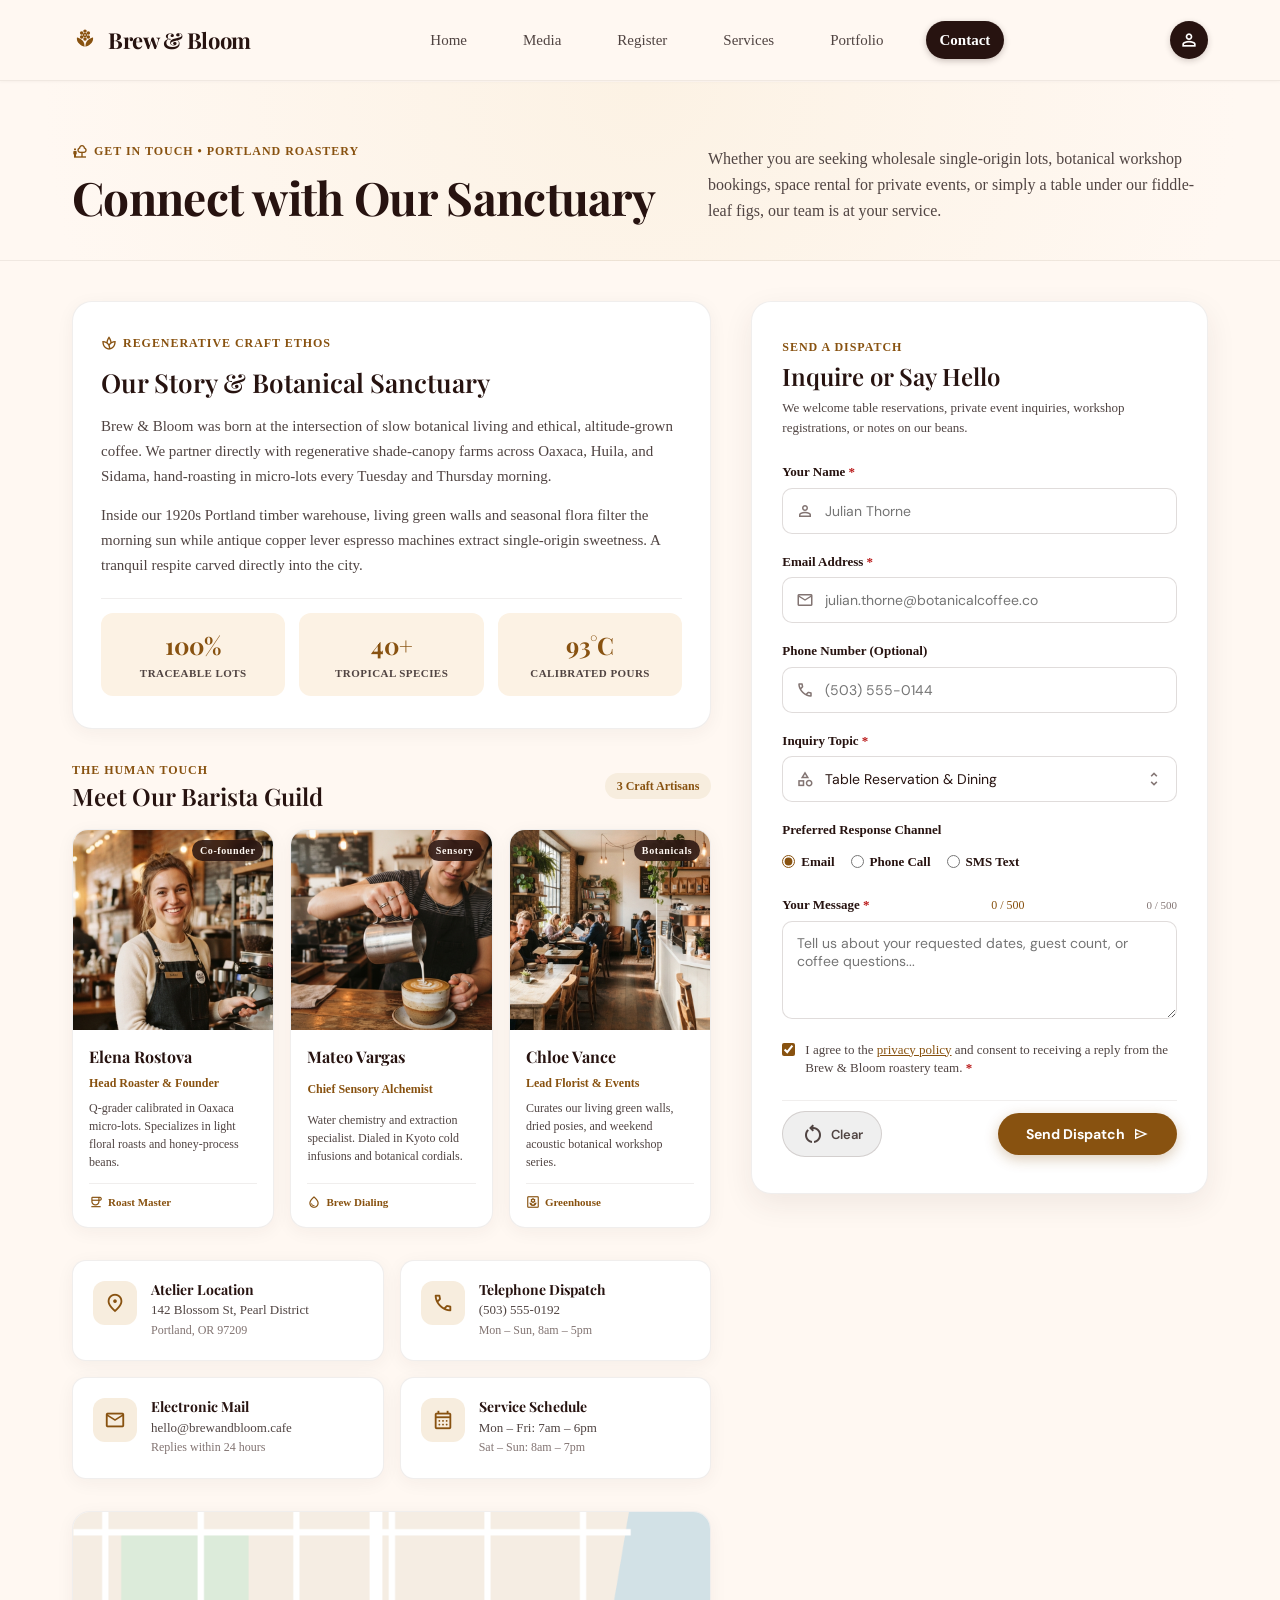
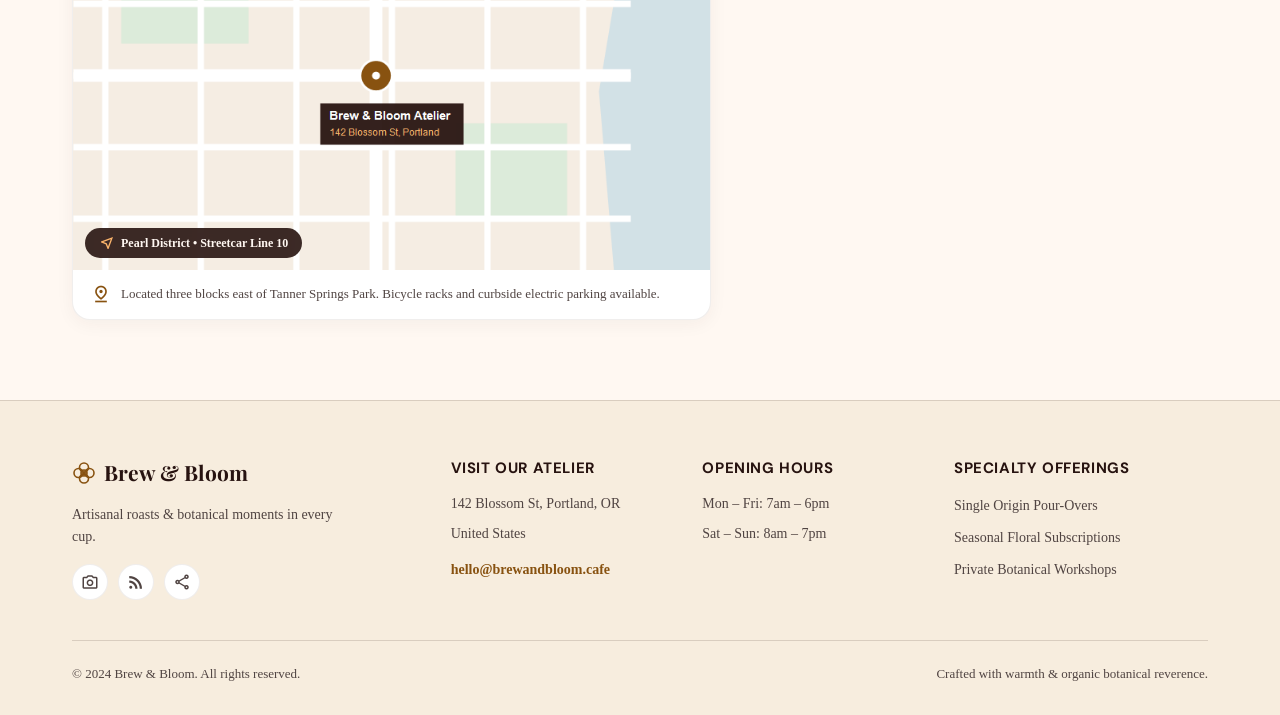
<file: App/contact/contact.html>
<!DOCTYPE html>
<html lang="en">

<head>
  <meta charset="utf-8">
  <meta name="viewport" content="width=device-width, initial-scale=1.0">
  <meta name="description"
    content="Contact Brew &amp; Bloom botanical coffee sanctuary in Portland. Visit our atelier, message our barista team, book space rentals, or inquire about wholesale beans.">
  <title>Contact &amp; Atelier — Brew &amp; Bloom</title>

  <link rel="preconnect" href="https://fonts.googleapis.com">
  <link rel="preconnect" href="https://fonts.gstatic.com" crossorigin>
  <link
    href="https://fonts.googleapis.com/css2?family=DM+Sans:ital,wght@0,400;0,500;0,600;0,700;1,400&family=Playfair+Display:ital,wght@0,600;0,700;1,400;1,600&display=swap"
    rel="stylesheet">
  <link
    href="https://fonts.googleapis.com/css2?family=Material+Symbols+Outlined:opsz,wght,FILL,GRAD@20..48,100..700,0..1,-50..200"
    rel="stylesheet">

  <link rel="stylesheet" href="contact.css">
</head>

<body>

    <header id="site-header">
    <div class="site-container">
      <div class="header-inner">

        <a class="brand-logo" href="../home/home.html" aria-label="Brew &amp; Bloom Home">
          <svg class="brand-icon" viewBox="0 0 24 24" fill="currentColor">
            <circle cx="12" cy="3.8" r="1.6"></circle>
            <circle cx="15.1" cy="5.6" r="1.6"></circle>
            <circle cx="15.1" cy="9.2" r="1.6"></circle>
            <circle cx="12" cy="11" r="1.6"></circle>
            <circle cx="8.9" cy="9.2" r="1.6"></circle>
            <circle cx="8.9" cy="5.6" r="1.6"></circle>
            <circle cx="12" cy="7.4" r="1.4" fill="none" stroke="currentColor" stroke-width="1.3"></circle>
            <path d="M11.6 18.2C11.6 18.2 8.2 17.4 5.8 14.5C4.1 12.5 4.6 9.8 4.6 9.8C4.6 9.8 7.3 10.2 9.9 12.7C11.1 14 11.6 15.9 11.6 18.2Z"></path>
            <path d="M12.4 18.2C12.4 18.2 15.8 17.4 18.2 14.5C19.9 12.5 19.4 9.8 19.4 9.8C19.4 9.8 16.7 10.2 14.1 12.7C12.9 14 12.4 15.9 12.4 18.2Z"></path>
          </svg>
          <span class="brand-name">Brew &amp; Bloom</span>
        </a>

        <nav class="desktop-nav" aria-label="Main Navigation">
          <a class="nav-link" href="../home/home.html">Home</a>
          <a class="nav-link" href="../media/media.html">Media</a>
          <a class="nav-link" href="../register/register.html">Register</a>
          <a class="nav-link" href="../services/services.html">Services</a>
          <a class="nav-link" href="../portfolio/portfolio.html">Portfolio</a>
          <a class="nav-link active" aria-current="page" href="../contact/contact.html">Contact</a>
        </nav>

        <div class="header-actions">
          <button class="account-btn" type="button" aria-label="User account">
            <span class="material-symbols-outlined">person</span>
          </button>
        </div>
      </div>
    </div>

    <nav class="mobile-nav-strip" aria-label="Mobile Navigation">
      <a class="nav-link" href="../home/home.html">Home</a>
      <a class="nav-link" href="../media/media.html">Media</a>
      <a class="nav-link" href="../register/register.html">Register</a>
      <a class="nav-link" href="../services/services.html">Services</a>
      <a class="nav-link" href="../portfolio/portfolio.html">Portfolio</a>
      <a class="nav-link active" aria-current="page" href="../contact/contact.html">Contact</a>
    </nav>
  </header>

  <main id="main-content">

    <section id="contact-intro">
      <div class="site-container">
        <div class="intro-grid">
          <div class="intro-title-col">
            <div class="intro-pill">
              <span class="material-symbols-outlined">nature_people</span>
              <span>Get In Touch • Portland Roastery</span>
            </div>
            <h1 class="intro-heading">Connect with Our Sanctuary</h1>
          </div>
          <div class="intro-desc-col">
            <p class="intro-lead">
              Whether you are seeking wholesale single-origin lots, botanical workshop bookings, space rental for private
              events, or simply a table under our fiddle-leaf figs, our team is at your service.
            </p>
          </div>
        </div>
      </div>
    </section>

    <section id="contact-split-section">
      <div class="site-container">
        <div class="split-layout">

          <div class="left-content-col">

            <article class="story-sanctuary-card">
              <div class="eyebrow-tag">
                <span class="material-symbols-outlined">spa</span>
                <span>Regenerative Craft Ethos</span>
              </div>
              <h2 class="card-heading">Our Story &amp; Botanical Sanctuary</h2>
              <p class="card-body-p">
                Brew &amp; Bloom was born at the intersection of slow botanical living and ethical, altitude-grown coffee.
                We partner directly with regenerative shade-canopy farms across Oaxaca, Huila, and Sidama, hand-roasting
                in micro-lots every Tuesday and Thursday morning.
              </p>
              <p class="card-body-p">
                Inside our 1920s Portland timber warehouse, living green walls and seasonal flora filter the morning sun
                while antique copper lever espresso machines extract single-origin sweetness. A tranquil respite carved
                directly into the city.
              </p>

              <div class="ethos-stats-grid">
                <div class="stat-box">
                  <span class="stat-number">100%</span>
                  <span class="stat-label">Traceable Lots</span>
                </div>
                <div class="stat-box">
                  <span class="stat-number">40+</span>
                  <span class="stat-label">Tropical Species</span>
                </div>
                <div class="stat-box">
                  <span class="stat-number">93°C</span>
                  <span class="stat-label">Calibrated Pours</span>
                </div>
              </div>
            </article>

            <div class="team-section">
              <div class="team-header-row">
                <div>
                  <span class="section-tag">The Human Touch</span>
                  <h3 class="team-title">Meet Our Barista Guild</h3>
                </div>
                <span class="team-badge">3 Craft Artisans</span>
              </div>

              <div class="team-cards-row">

                <article class="barista-card">
                  <div class="barista-photo-frame">
                    <img src="../../assets/images/team-elena.png" alt="Elena Rostova smiling in roastery apron">
                    <span class="barista-role-badge">Co-founder</span>
                  </div>
                  <div class="barista-info">
                    <h4 class="barista-name">Elena Rostova</h4>
                    <p class="barista-title">Head Roaster &amp; Founder</p>
                    <p class="barista-bio">
                      Q-grader calibrated in Oaxaca micro-lots. Specializes in light floral roasts and honey-process beans.
                    </p>
                    <div class="barista-social">
                      <span class="material-symbols-outlined">coffee</span>
                      <span>Roast Master</span>
                    </div>
                  </div>
                </article>

                <article class="barista-card">
                  <div class="barista-photo-frame">
                    <img src="../../assets/images/team-mateo.png" alt="Mateo Vargas pouring latte art">
                    <span class="barista-role-badge">Sensory</span>
                  </div>
                  <div class="barista-info">
                    <h4 class="barista-name">Mateo Vargas</h4>
                    <p class="barista-title">Chief Sensory Alchemist</p>
                    <p class="barista-bio">
                      Water chemistry and extraction specialist. Dialed in Kyoto cold infusions and botanical cordials.
                    </p>
                    <div class="barista-social">
                      <span class="material-symbols-outlined">water_drop</span>
                      <span>Brew Dialing</span>
                    </div>
                  </div>
                </article>

                <article class="barista-card">
                  <div class="barista-photo-frame">
                    <img src="../../assets/images/team-chloe.png" alt="Chloe Vance with botanical plants">
                    <span class="barista-role-badge">Botanicals</span>
                  </div>
                  <div class="barista-info">
                    <h4 class="barista-name">Chloe Vance</h4>
                    <p class="barista-title">Lead Florist &amp; Events</p>
                    <p class="barista-bio">
                      Curates our living green walls, dried posies, and weekend acoustic botanical workshop series.
                    </p>
                    <div class="barista-social">
                      <span class="material-symbols-outlined">yard</span>
                      <span>Greenhouse</span>
                    </div>
                  </div>
                </article>

              </div>
            </div>

            <div class="contact-info-grid">
              <div class="info-card">
                <div class="info-icon-badge">
                  <span class="material-symbols-outlined">location_on</span>
                </div>
                <div>
                  <h4 class="info-title">Atelier Location</h4>
                  <p class="info-text">142 Blossom St, Pearl District</p>
                  <p class="info-sub">Portland, OR 97209</p>
                </div>
              </div>

              <div class="info-card">
                <div class="info-icon-badge">
                  <span class="material-symbols-outlined">call</span>
                </div>
                <div>
                  <h4 class="info-title">Telephone Dispatch</h4>
                  <p class="info-text">(503) 555-0192</p>
                  <p class="info-sub">Mon – Sun, 8am – 5pm</p>
                </div>
              </div>

              <div class="info-card">
                <div class="info-icon-badge">
                  <span class="material-symbols-outlined">mail</span>
                </div>
                <div>
                  <h4 class="info-title">Electronic Mail</h4>
                  <p class="info-text">hello@brewandbloom.cafe</p>
                  <p class="info-sub">Replies within 24 hours</p>
                </div>
              </div>

              <div class="info-card">
                <div class="info-icon-badge">
                  <span class="material-symbols-outlined">calendar_month</span>
                </div>
                <div>
                  <h4 class="info-title">Service Schedule</h4>
                  <p class="info-text">Mon – Fri: 7am – 6pm</p>
                  <p class="info-sub">Sat – Sun: 8am – 7pm</p>
                </div>
              </div>
            </div>

            <div class="map-card">
              <div class="map-frame">
                <img src="../../assets/images/contact-map.png"
                  alt="Architectural street map of Portland Pearl District with Brew &amp; Bloom cafe pin marker">
                <div class="map-overlay-badge">
                  <span class="material-symbols-outlined">near_me</span>
                  <span>Pearl District • Streetcar Line 10</span>
                </div>
              </div>
              <div class="map-caption">
                <span class="material-symbols-outlined icon-pin">pin_drop</span>
                <p>Located three blocks east of Tanner Springs Park. Bicycle racks and curbside electric parking available.</p>
              </div>
            </div>

          </div>

          <div class="right-form-col">
            <div class="form-wrapper-card">

              <div class="form-header">
                <span class="form-eyebrow">Send a Dispatch</span>
                <h2 class="form-title">Inquire or Say Hello</h2>
                <p class="form-subtitle">
                  We welcome table reservations, private event inquiries, workshop registrations, or notes on our beans.
                </p>
              </div>

              <form id="contactForm" novalidate>
                <div id="contactErrorAlert" style="display: none; margin-bottom: 16px; padding: 12px 16px; background-color: rgba(239, 68, 68, 0.12); border: 1px solid #ef4444; border-radius: 12px; color: #b91c1c; font-size: 14px; font-weight: 600;"></div>

                <div class="form-group">
                  <label for="contactName">Your Name <span class="required-star">*</span></label>
                  <div class="input-wrapper">
                    <span class="material-symbols-outlined input-icon">person</span>
                    <input class="input-field" id="contactName" name="name" type="text" placeholder="Julian Thorne" required>
                  </div>
                </div>

                <div class="form-group">
                  <div class="label-row">
                    <label for="contactEmail">Email Address <span class="required-star">*</span></label>
                    <span class="validation-status-pill" id="emailStatusPill" style="display: none;">Format Check</span>
                  </div>
                  <div class="input-wrapper">
                    <span class="material-symbols-outlined input-icon">mail</span>
                    <input class="input-field" id="contactEmail" name="email" type="email" placeholder="julian.thorne@botanicalcoffee.co" required>
                    <span class="material-symbols-outlined check-icon" id="emailCheckIcon" style="display: none;">check_circle</span>
                  </div>
                  <p class="field-feedback-text text-valid" id="emailFeedback" style="display: none;">
                    <span class="material-symbols-outlined">check</span>
                    <span>Valid email format ready for dispatch</span>
                  </p>
                </div>

                <div class="form-group">
                  <label for="contactPhone">Phone Number (Optional)</label>
                  <div class="input-wrapper">
                    <span class="material-symbols-outlined input-icon">phone</span>
                    <input class="input-field" id="contactPhone" name="phone" type="tel" placeholder="(503) 555-0144">
                  </div>
                </div>

                <div class="form-group">
                  <label for="contactSubject">Inquiry Topic <span class="required-star">*</span></label>
                  <div class="select-wrapper">
                    <span class="material-symbols-outlined input-icon">category</span>
                    <select class="select-field" id="contactSubject" name="subject" required>
                      <option value="" disabled>Select an inquiry category</option>
                      <option selected value="table">Table Reservation &amp; Dining</option>
                      <option value="events">Private Event / Greenhouse Space Rental</option>
                      <option value="workshops">Barista Workshop &amp; Cupping Sessions</option>
                      <option value="wholesale">Wholesale Roasting &amp; Bean Dispensary</option>
                      <option value="general">General Note &amp; Feedback</option>
                    </select>
                    <span class="material-symbols-outlined select-arrow">unfold_more</span>
                  </div>
                </div>

                <div class="form-group">
                  <span class="field-label-text">Preferred Response Channel</span>
                  <div class="radio-row">
                    <label class="radio-label">
                      <input type="radio" name="replyMethod" value="email" checked>
                      <span>Email</span>
                    </label>
                    <label class="radio-label">
                      <input type="radio" name="replyMethod" value="phone">
                      <span>Phone Call</span>
                    </label>
                    <label class="radio-label">
                      <input type="radio" name="replyMethod" value="sms">
                      <span>SMS Text</span>
                    </label>
                  </div>
                </div>

                <div class="form-group">
                  <div class="label-row">
                    <label for="contactMessage">Your Message <span class="required-star">*</span></label>
                    <span id="messageCharCount" style="font-size: 12px; color: #885210;">0 / 500</span>
                    <span class="char-count" id="charCount">0 / 500</span>
                  </div>
                  <textarea class="textarea-field" id="contactMessage" name="message" rows="4" maxlength="500" placeholder="Tell us about your requested dates, guest count, or coffee questions..." required></textarea>
                </div>

                <div class="consent-group">
                  <label class="checkbox-label">
                    <input type="checkbox" id="contactConsent" name="consent" required checked>
                    <span>
                      I agree to the <a href="#">privacy policy</a> and consent to receiving a reply from the Brew &amp; Bloom
                      roastery team. <span class="required-star">*</span>
                    </span>
                  </label>
                </div>

                <div class="form-actions-row">
                  <button class="btn-clear" type="reset">
                    <span class="material-symbols-outlined">restart_alt</span>
                    <span>Clear</span>
                  </button>
                  <button class="btn-submit" type="submit">
                    <span>Send Dispatch</span>
                    <span class="material-symbols-outlined">send</span>
                  </button>
                </div>

              </form>

              <div class="success-alert-card hidden" id="formSuccessAlert">
                <div class="alert-icon">
                  <span class="material-symbols-outlined">mark_email_read</span>
                </div>
                <div class="alert-text">
                  <h4>Dispatch Received with Warmth!</h4>
                  <p>Our barista team has logged your inquiry. Elena or Mateo will get back to you within 24 hours.</p>
                </div>
              </div>

            </div>
          </div>

        </div>
      </div>
    </section>

  </main>

  <footer id="site-footer">
    <div class="site-container">
      <div class="footer-top-grid">

        <div class="footer-col footer-col-brand">
          <div class="footer-logo-row">
            <svg fill="none" stroke="currentColor" stroke-linecap="round" stroke-linejoin="round" stroke-width="1.6"
              viewBox="0 0 24 24">
              <circle cx="12" cy="12" r="3"></circle>
              <path d="M12 2a4.5 4.5 0 0 0-4.5 4.5c0 3 4.5 5.5 4.5 5.5s4.5-2.5 4.5-5.5A4.5 4.5 0 0 0 12 2z"></path>
              <path d="M12 22a4.5 4.5 0 0 1-4.5-4.5c0-3 4.5-5.5 4.5-5.5s4.5 2.5 4.5 5.5A4.5 4.5 0 0 1 12 22z"></path>
              <path d="M2 12a4.5 4.5 0 0 0 4.5 4.5c3 0 5.5-4.5 5.5-4.5s-2.5-4.5-5.5-4.5A4.5 4.5 0 0 0 2 12z"></path>
              <path d="M22 12a4.5 4.5 0 0 1-4.5 4.5c-3 0-5.5-4.5-5.5-4.5s2.5-4.5 5.5-4.5A4.5 4.5 0 0 1 22 12z"></path>
            </svg>
            <span class="footer-brand-name">Brew &amp; Bloom</span>
          </div>
          <p class="footer-brand-desc">
            Artisanal roasts &amp; botanical moments in every cup.
          </p>
          <div class="footer-social-row">
            <a href="#" class="social-icon" aria-label="Instagram">
              <span class="material-symbols-outlined">photo_camera</span>
            </a>
            <a href="#" class="social-icon" aria-label="Journal">
              <span class="material-symbols-outlined">rss_feed</span>
            </a>
            <a href="#" class="social-icon" aria-label="Share">
              <span class="material-symbols-outlined">share</span>
            </a>
          </div>
        </div>

        <div class="footer-col footer-col-info">
          <h4 class="footer-heading">Visit Our Atelier</h4>
          <p class="footer-text">142 Blossom St, Portland, OR</p>
          <p class="footer-text">United States</p>
          <p class="footer-text footer-text-spacer">hello@brewandbloom.cafe</p>
        </div>

        <div class="footer-col footer-col-info">
          <h4 class="footer-heading">Opening Hours</h4>
          <p class="footer-text">Mon – Fri: 7am – 6pm</p>
          <p class="footer-text">Sat – Sun: 8am – 7pm</p>
        </div>

        <div class="footer-col footer-col-info">
          <h4 class="footer-heading">Specialty Offerings</h4>
          <ul class="footer-links-list">
            <li><a href="../media/media.html">Single Origin Pour-Overs</a></li>
            <li><a href="../services/services.html">Seasonal Floral Subscriptions</a></li>
            <li><a href="../services/services.html">Private Botanical Workshops</a></li>
          </ul>
        </div>

      </div>

      <div class="footer-bottom-bar">
        <span>&copy; 2024 Brew &amp; Bloom. All rights reserved.</span>
        <span>Crafted with warmth &amp; organic botanical reverence.</span>
      </div>

    </div>
  </footer>

  <script src="contact.js"></script>
</body>

</html>
</file>
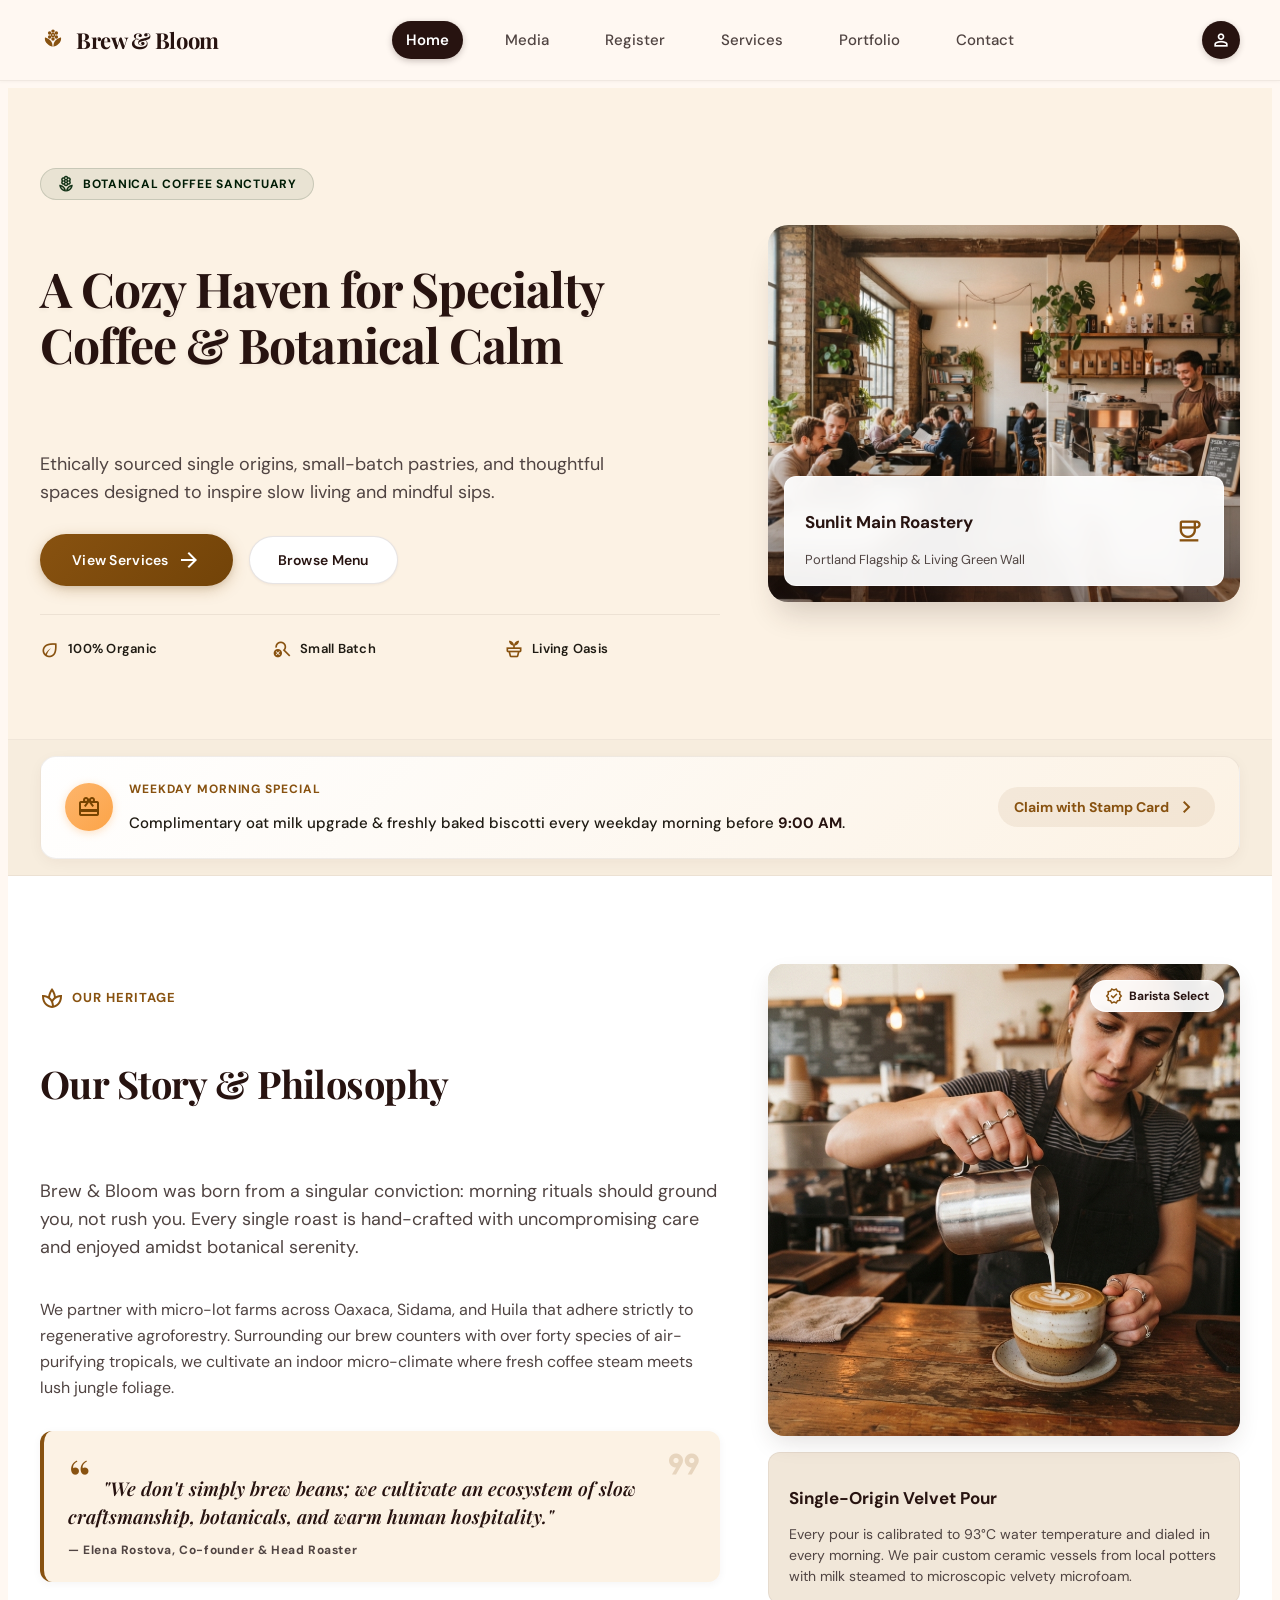
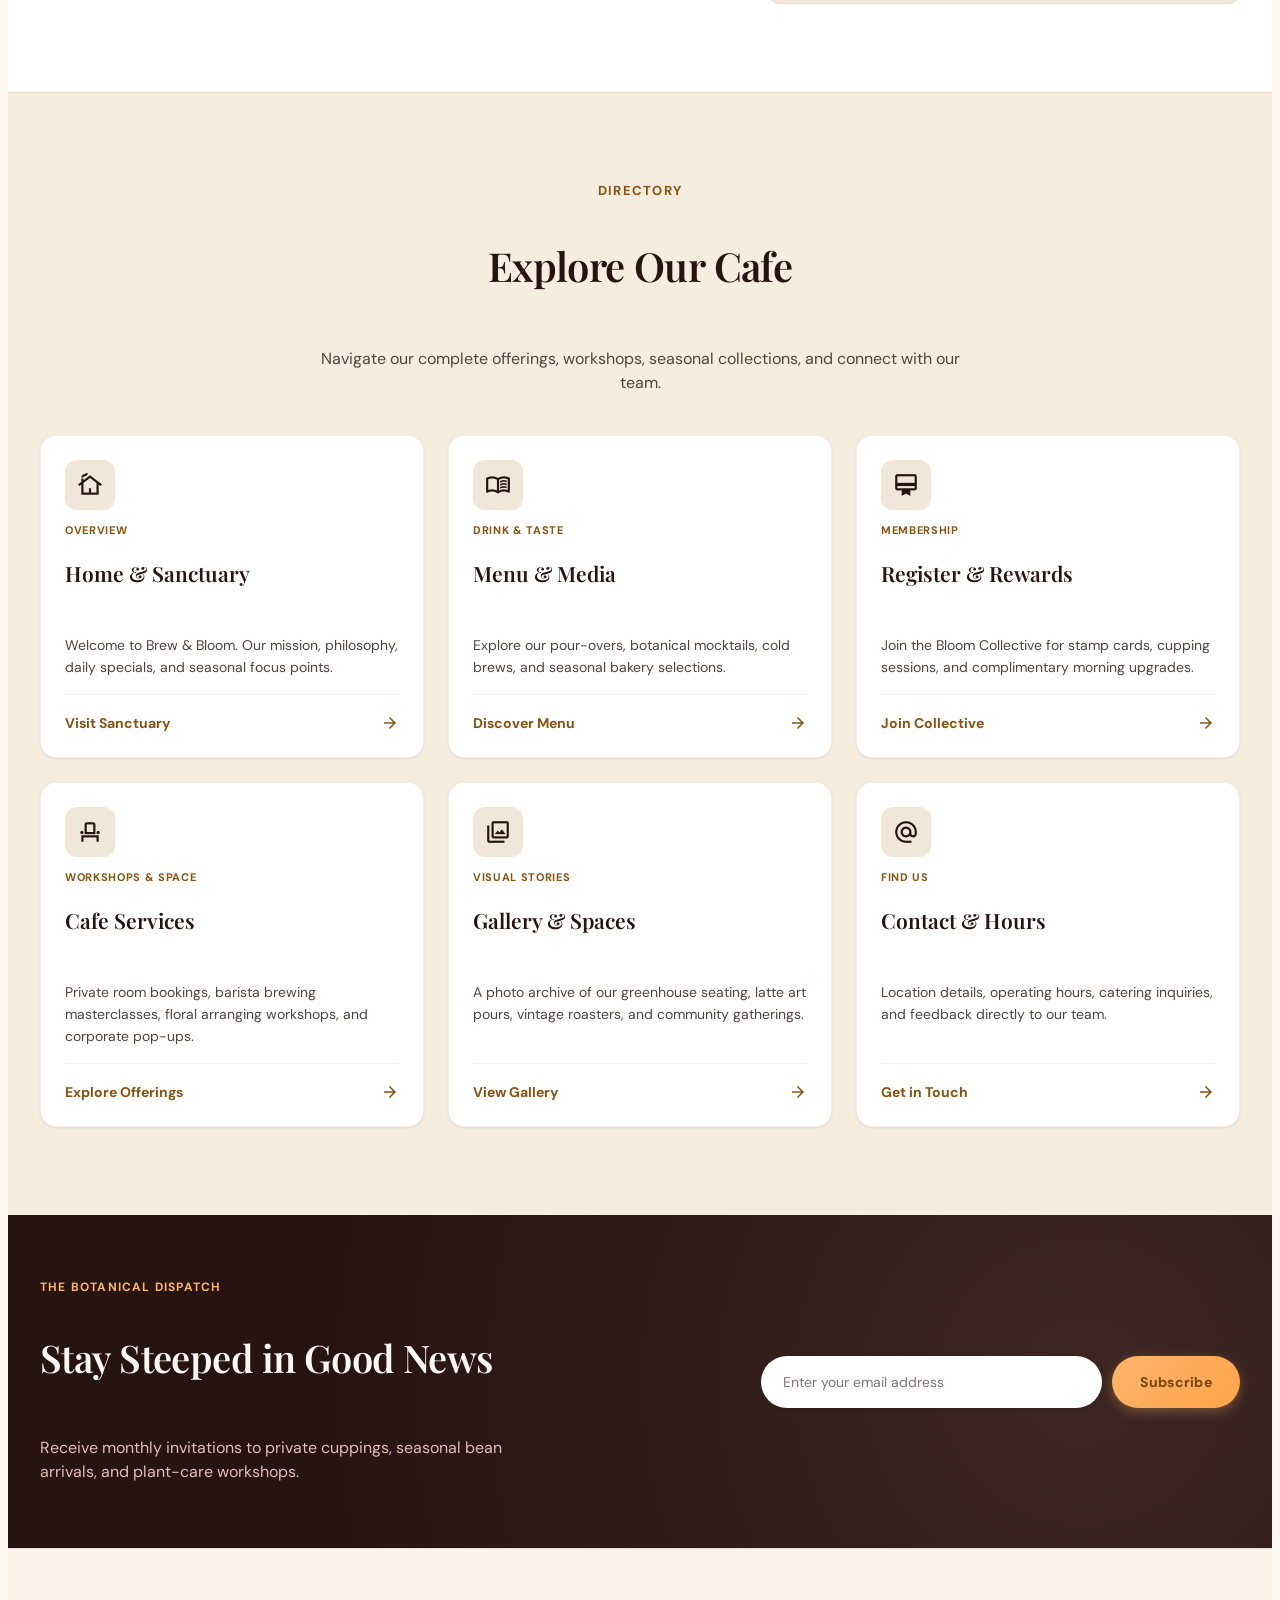
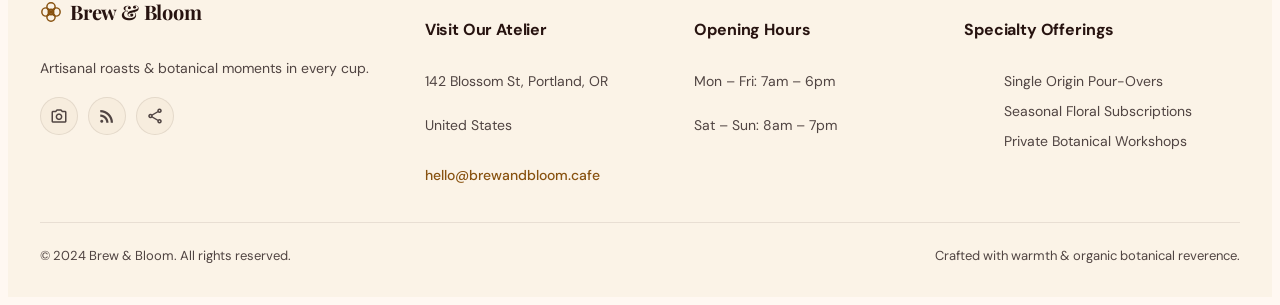
<file: App/home/home.html>
<!DOCTYPE html>
<html lang="en">

<head>
  <meta charset="utf-8">
  <meta name="viewport" content="width=device-width, initial-scale=1.0">
  <meta name="description"
    content="Brew &amp; Bloom is a botanical coffee sanctuary in Portland offering ethically sourced single-origin coffees, small-batch pastries, and mindful spaces.">
  <title>Brew &amp; Bloom — Botanical Coffee Sanctuary</title>

  <link rel="preconnect" href="https://fonts.googleapis.com">
  <link rel="preconnect" href="https://fonts.gstatic.com" crossorigin>
  <link
    href="https://fonts.googleapis.com/css2?family=DM+Sans:ital,wght@0,400;0,500;0,600;0,700;1,400&family=Playfair+Display:ital,wght@0,600;0,700;1,400;1,600&display=swap"
    rel="stylesheet">
  <link
    href="https://fonts.googleapis.com/css2?family=Material+Symbols+Outlined:opsz,wght,FILL,GRAD@20..48,100..700,0..1,-50..200"
    rel="stylesheet">

  <link rel="stylesheet" href="home.css">
</head>

<body>

    <header id="site-header">
    <div class="site-container">
      <div class="header-inner">

        <a class="brand-logo" href="../home/home.html" aria-label="Brew &amp; Bloom Home">
          <svg class="brand-icon" viewBox="0 0 24 24" fill="currentColor">
            <circle cx="12" cy="3.8" r="1.6"></circle>
            <circle cx="15.1" cy="5.6" r="1.6"></circle>
            <circle cx="15.1" cy="9.2" r="1.6"></circle>
            <circle cx="12" cy="11" r="1.6"></circle>
            <circle cx="8.9" cy="9.2" r="1.6"></circle>
            <circle cx="8.9" cy="5.6" r="1.6"></circle>
            <circle cx="12" cy="7.4" r="1.4" fill="none" stroke="currentColor" stroke-width="1.3"></circle>
            <path d="M11.6 18.2C11.6 18.2 8.2 17.4 5.8 14.5C4.1 12.5 4.6 9.8 4.6 9.8C4.6 9.8 7.3 10.2 9.9 12.7C11.1 14 11.6 15.9 11.6 18.2Z"></path>
            <path d="M12.4 18.2C12.4 18.2 15.8 17.4 18.2 14.5C19.9 12.5 19.4 9.8 19.4 9.8C19.4 9.8 16.7 10.2 14.1 12.7C12.9 14 12.4 15.9 12.4 18.2Z"></path>
          </svg>
          <span class="brand-name">Brew &amp; Bloom</span>
        </a>

        <nav class="desktop-nav" aria-label="Main Navigation">
          <a class="nav-link active" aria-current="page" href="../home/home.html">Home</a>
          <a class="nav-link" href="../media/media.html">Media</a>
          <a class="nav-link" href="../register/register.html">Register</a>
          <a class="nav-link" href="../services/services.html">Services</a>
          <a class="nav-link" href="../portfolio/portfolio.html">Portfolio</a>
          <a class="nav-link" href="../contact/contact.html">Contact</a>
        </nav>

        <div class="header-actions">
          <button class="account-btn" type="button" aria-label="User account">
            <span class="material-symbols-outlined">person</span>
          </button>
        </div>
      </div>
    </div>

    <nav class="mobile-nav-strip" aria-label="Mobile Navigation">
      <a class="nav-link active" aria-current="page" href="../home/home.html">Home</a>
      <a class="nav-link" href="../media/media.html">Media</a>
      <a class="nav-link" href="../register/register.html">Register</a>
      <a class="nav-link" href="../services/services.html">Services</a>
      <a class="nav-link" href="../portfolio/portfolio.html">Portfolio</a>
      <a class="nav-link" href="../contact/contact.html">Contact</a>
    </nav>
  </header>

  <main id="main-content">

    <section id="hero-section">
      <div class="site-container">
        <div class="hero-grid">

          <div class="hero-content">
            <div class="hero-badge">
              <span class="material-symbols-outlined hero-badge-icon">local_florist</span>
              <span class="hero-badge-text">Botanical Coffee Sanctuary</span>
            </div>

            <h1 class="hero-title">
              A Cozy Haven for Specialty Coffee &amp; Botanical Calm
            </h1>

            <p class="hero-description">
              Ethically sourced single origins, small-batch pastries, and thoughtful spaces designed to inspire slow
              living and mindful sips.
            </p>

            <div class="hero-actions">
              <a class="btn btn-primary" href="../services/services.html">
                <span>View Services</span>
                <span class="material-symbols-outlined">arrow_forward</span>
              </a>
              <a class="btn btn-secondary" href="../media/media.html">
                Browse Menu
              </a>
            </div>

            <div class="hero-features">
              <div class="feature-item">
                <span class="material-symbols-outlined feature-icon">eco</span>
                <span class="feature-label">100% Organic</span>
              </div>
              <div class="feature-item">
                <span class="material-symbols-outlined feature-icon">search_off</span>
                <span class="feature-label">Small Batch</span>
              </div>
              <div class="feature-item">
                <span class="material-symbols-outlined feature-icon">potted_plant</span>
                <span class="feature-label">Living Oasis</span>
              </div>
            </div>
          </div>

          <div class="hero-visual">
            <div class="hero-image-frame">
              <img src="../../assets/images/hero-cafe-interior.png"
                alt="Brew &amp; Bloom cafe warm sunlit interior with wooden tables, lush plants, and barista at espresso machine">
              <div class="hero-image-overlay"></div>

              <div class="hero-floating-card">
                <div class="hero-floating-card-inner">
                  <div>
                    <h3 class="floating-card-title">Sunlit Main Roastery</h3>
                    <p class="floating-card-subtitle">Portland Flagship &amp; Living Green Wall</p>
                  </div>
                  <span class="material-symbols-outlined floating-card-icon">coffee</span>
                </div>
              </div>
            </div>
          </div>

        </div>
      </div>
    </section>

    <section id="promo-section">
      <div class="site-container">
        <div class="promo-card">
          <div class="promo-details">
            <div class="promo-icon-badge">
              <span class="material-symbols-outlined">redeem</span>
            </div>
            <div>
              <span class="promo-badge-text">Weekday Morning Special</span>
              <p class="promo-body">
                Complimentary oat milk upgrade &amp; freshly baked biscotti every weekday morning before <strong>9:00
                  AM</strong>.
              </p>
            </div>
          </div>
          <a class="promo-action-link" href="../register/register.html">
            <span>Claim with Stamp Card</span>
            <span class="material-symbols-outlined">chevron_right</span>
          </a>
        </div>
      </div>
    </section>

    <section id="heritage-section">
      <div class="site-container">
        <div class="heritage-grid">

          <div class="heritage-text-col">
            <div class="section-eyebrow">
              <span class="material-symbols-outlined">spa</span>
              <span class="eyebrow-text">Our Heritage</span>
            </div>

            <h2 class="heritage-title">
              Our Story &amp; Philosophy
            </h2>

            <p class="heritage-lead">
              Brew &amp; Bloom was born from a singular conviction: morning rituals should ground you, not rush you.
              Every single roast is hand-crafted with uncompromising care and enjoyed amidst botanical serenity.
            </p>

            <p class="heritage-body">
              We partner with micro-lot farms across Oaxaca, Sidama, and Huila that adhere strictly to regenerative
              agroforestry. Surrounding our brew counters with over forty species of air-purifying tropicals, we
              cultivate an indoor micro-climate where fresh coffee steam meets lush jungle foliage.
            </p>

            <div class="story-quote-card">
              <span class="material-symbols-outlined quote-watermark">format_quote</span>
              <p class="story-quote">
                "We don't simply brew beans; we cultivate an ecosystem of slow craftsmanship, botanicals, and warm human
                hospitality."
              </p>
              <p class="story-cite">
                — Elena Rostova, Co-founder &amp; Head Roaster
              </p>
            </div>
          </div>

          <div class="heritage-visual-col">
            <div class="barista-image-frame">
              <img src="../../assets/images/story-latte.png"
                alt="Passionate barista pouring intricate latte art rosette into ceramic cup on wooden counter">
              <div class="barista-badge">
                <span class="material-symbols-outlined badge-icon">verified</span>
                <span class="badge-label">Barista Select</span>
              </div>
            </div>

            <div class="caption-card">
              <h3 class="caption-card-title">Single-Origin Velvet Pour</h3>
              <p class="caption-card-desc">
                Every pour is calibrated to 93°C water temperature and dialed in every morning. We pair custom ceramic
                vessels from local potters with milk steamed to microscopic velvety microfoam.
              </p>
            </div>
          </div>

        </div>
      </div>
    </section>

    <section id="directory-section">
      <div class="site-container">
        <div class="directory-wrapper">

          <div class="directory-header">
            <span class="directory-eyebrow">Directory</span>
            <h2 class="directory-title">Explore Our Cafe</h2>
            <p class="directory-subtitle">Navigate our complete offerings, workshops, seasonal collections, and connect
              with our team.</p>
          </div>

          <div class="directory-grid">

            <a class="directory-card" href="../home/home.html">
              <div class="card-top-content">
                <div class="card-icon-frame">
                  <span class="material-symbols-outlined">cottage</span>
                </div>
                <div>
                  <span class="card-category-label">Overview</span>
                  <h3 class="card-heading">Home &amp; Sanctuary</h3>
                </div>
                <p class="card-body-text">
                  Welcome to Brew &amp; Bloom. Our mission, philosophy, daily specials, and seasonal focus points.
                </p>
              </div>
              <div class="card-footer-cta">
                <span>Visit Sanctuary</span>
                <span class="material-symbols-outlined card-cta-arrow">arrow_forward</span>
              </div>
            </a>

            <a class="directory-card" href="../media/media.html">
              <div class="card-top-content">
                <div class="card-icon-frame">
                  <span class="material-symbols-outlined">menu_book</span>
                </div>
                <div>
                  <span class="card-category-label">Drink &amp; Taste</span>
                  <h3 class="card-heading">Menu &amp; Media</h3>
                </div>
                <p class="card-body-text">
                  Explore our pour-overs, botanical mocktails, cold brews, and seasonal bakery selections.
                </p>
              </div>
              <div class="card-footer-cta">
                <span>Discover Menu</span>
                <span class="material-symbols-outlined card-cta-arrow">arrow_forward</span>
              </div>
            </a>

            <a class="directory-card" href="../register/register.html">
              <div class="card-top-content">
                <div class="card-icon-frame">
                  <span class="material-symbols-outlined">card_membership</span>
                </div>
                <div>
                  <span class="card-category-label">Membership</span>
                  <h3 class="card-heading">Register &amp; Rewards</h3>
                </div>
                <p class="card-body-text">
                  Join the Bloom Collective for stamp cards, cupping sessions, and complimentary morning upgrades.
                </p>
              </div>
              <div class="card-footer-cta">
                <span>Join Collective</span>
                <span class="material-symbols-outlined card-cta-arrow">arrow_forward</span>
              </div>
            </a>

            <a class="directory-card" href="../services/services.html">
              <div class="card-top-content">
                <div class="card-icon-frame">
                  <span class="material-symbols-outlined">event_seat</span>
                </div>
                <div>
                  <span class="card-category-label">Workshops &amp; Space</span>
                  <h3 class="card-heading">Cafe Services</h3>
                </div>
                <p class="card-body-text">
                  Private room bookings, barista brewing masterclasses, floral arranging workshops, and corporate
                  pop-ups.
                </p>
              </div>
              <div class="card-footer-cta">
                <span>Explore Offerings</span>
                <span class="material-symbols-outlined card-cta-arrow">arrow_forward</span>
              </div>
            </a>

            <a class="directory-card" href="../portfolio/portfolio.html">
              <div class="card-top-content">
                <div class="card-icon-frame">
                  <span class="material-symbols-outlined">photo_library</span>
                </div>
                <div>
                  <span class="card-category-label">Visual Stories</span>
                  <h3 class="card-heading">Gallery &amp; Spaces</h3>
                </div>
                <p class="card-body-text">
                  A photo archive of our greenhouse seating, latte art pours, vintage roasters, and community
                  gatherings.
                </p>
              </div>
              <div class="card-footer-cta">
                <span>View Gallery</span>
                <span class="material-symbols-outlined card-cta-arrow">arrow_forward</span>
              </div>
            </a>

            <a class="directory-card" href="../contact/contact.html">
              <div class="card-top-content">
                <div class="card-icon-frame">
                  <span class="material-symbols-outlined">alternate_email</span>
                </div>
                <div>
                  <span class="card-category-label">Find Us</span>
                  <h3 class="card-heading">Contact &amp; Hours</h3>
                </div>
                <p class="card-body-text">
                  Location details, operating hours, catering inquiries, and feedback directly to our team.
                </p>
              </div>
              <div class="card-footer-cta">
                <span>Get in Touch</span>
                <span class="material-symbols-outlined card-cta-arrow">arrow_forward</span>
              </div>
            </a>

          </div>
        </div>
      </div>
    </section>

    <section id="newsletter-section">
      <div class="site-container">
        <div class="newsletter-grid">

          <div class="newsletter-info">
            <span class="newsletter-eyebrow">The Botanical Dispatch</span>
            <h2 class="newsletter-heading">Stay Steeped in Good News</h2>
            <p class="newsletter-text">
              Receive monthly invitations to private cuppings, seasonal bean arrivals, and plant-care workshops.
            </p>
          </div>

          <div class="newsletter-form-col">
            <form id="newsletter-form" action="#" method="post" novalidate>
              <label for="newsletter-email" class="visually-hidden">Email address</label>
              <input class="newsletter-input" id="newsletter-email" name="email" type="email" autocomplete="email"
                placeholder="Enter your email address" aria-label="Email address">
              <button class="newsletter-submit-btn" type="submit">
                Subscribe
              </button>
            </form>
            <div id="newsletter-msg" style="display: none; margin-top: 12px; font-size: 14px; font-weight: 600; padding: 10px 16px; border-radius: 8px;"></div>
          </div>

        </div>
      </div>
    </section>

  </main>

  <footer id="site-footer">
    <div class="site-container">

      <div class="footer-top-grid">

        <div class="footer-col footer-col-brand">
          <div class="footer-logo-row">
            <svg fill="none" stroke="currentColor" stroke-linecap="round" stroke-linejoin="round" stroke-width="1.6"
              viewBox="0 0 24 24">
              <circle cx="12" cy="12" r="3"></circle>
              <path d="M12 2a4.5 4.5 0 0 0-4.5 4.5c0 3 4.5 5.5 4.5 5.5s4.5-2.5 4.5-5.5A4.5 4.5 0 0 0 12 2z"></path>
              <path d="M12 22a4.5 4.5 0 0 1-4.5-4.5c0-3 4.5-5.5 4.5-5.5s4.5 2.5 4.5 5.5A4.5 4.5 0 0 1 12 22z"></path>
              <path d="M2 12a4.5 4.5 0 0 0 4.5 4.5c3 0 5.5-4.5 5.5-4.5s-2.5-4.5-5.5-4.5A4.5 4.5 0 0 0 2 12z"></path>
              <path d="M22 12a4.5 4.5 0 0 1-4.5 4.5c-3 0-5.5-4.5-5.5-4.5s2.5-4.5 5.5-4.5A4.5 4.5 0 0 1 22 12z"></path>
            </svg>
            <span class="footer-logo-title">Brew &amp; Bloom</span>
          </div>
          <p class="footer-tagline">Artisanal roasts &amp; botanical moments in every cup.</p>
          <div class="social-links">
            <a class="social-btn" href="#" aria-label="Instagram">
              <span class="material-symbols-outlined">photo_camera</span>
            </a>
            <a class="social-btn" href="#" aria-label="News RSS">
              <span class="material-symbols-outlined">rss_feed</span>
            </a>
            <a class="social-btn" href="#" aria-label="Share">
              <span class="material-symbols-outlined">share</span>
            </a>
          </div>
        </div>

        <div class="footer-col footer-col-info">
          <h4 class="footer-heading">Visit Our Atelier</h4>
          <p class="footer-text">142 Blossom St, Portland, OR</p>
          <p class="footer-text">United States</p>
          <p class="footer-text footer-text-spacer">hello@brewandbloom.cafe</p>
        </div>

        <div class="footer-col footer-col-info">
          <h4 class="footer-heading">Opening Hours</h4>
          <p class="footer-text">Mon – Fri: 7am – 6pm</p>
          <p class="footer-text">Sat – Sun: 8am – 7pm</p>
        </div>

        <div class="footer-col footer-col-info">
          <h4 class="footer-heading">Specialty Offerings</h4>
          <ul class="footer-links-list">
            <li><a href="../media/media.html">Single Origin Pour-Overs</a></li>
            <li><a href="../services/services.html">Seasonal Floral Subscriptions</a></li>
            <li><a href="../services/services.html">Private Botanical Workshops</a></li>
          </ul>
        </div>

      </div>

      <div class="footer-bottom-bar">
        <span>&copy; 2024 Brew &amp; Bloom. All rights reserved.</span>
        <span>Crafted with warmth &amp; organic botanical reverence.</span>
      </div>

    </div>
  </footer>

  <script src="home.js"></script>
</body>

</html>
</file>
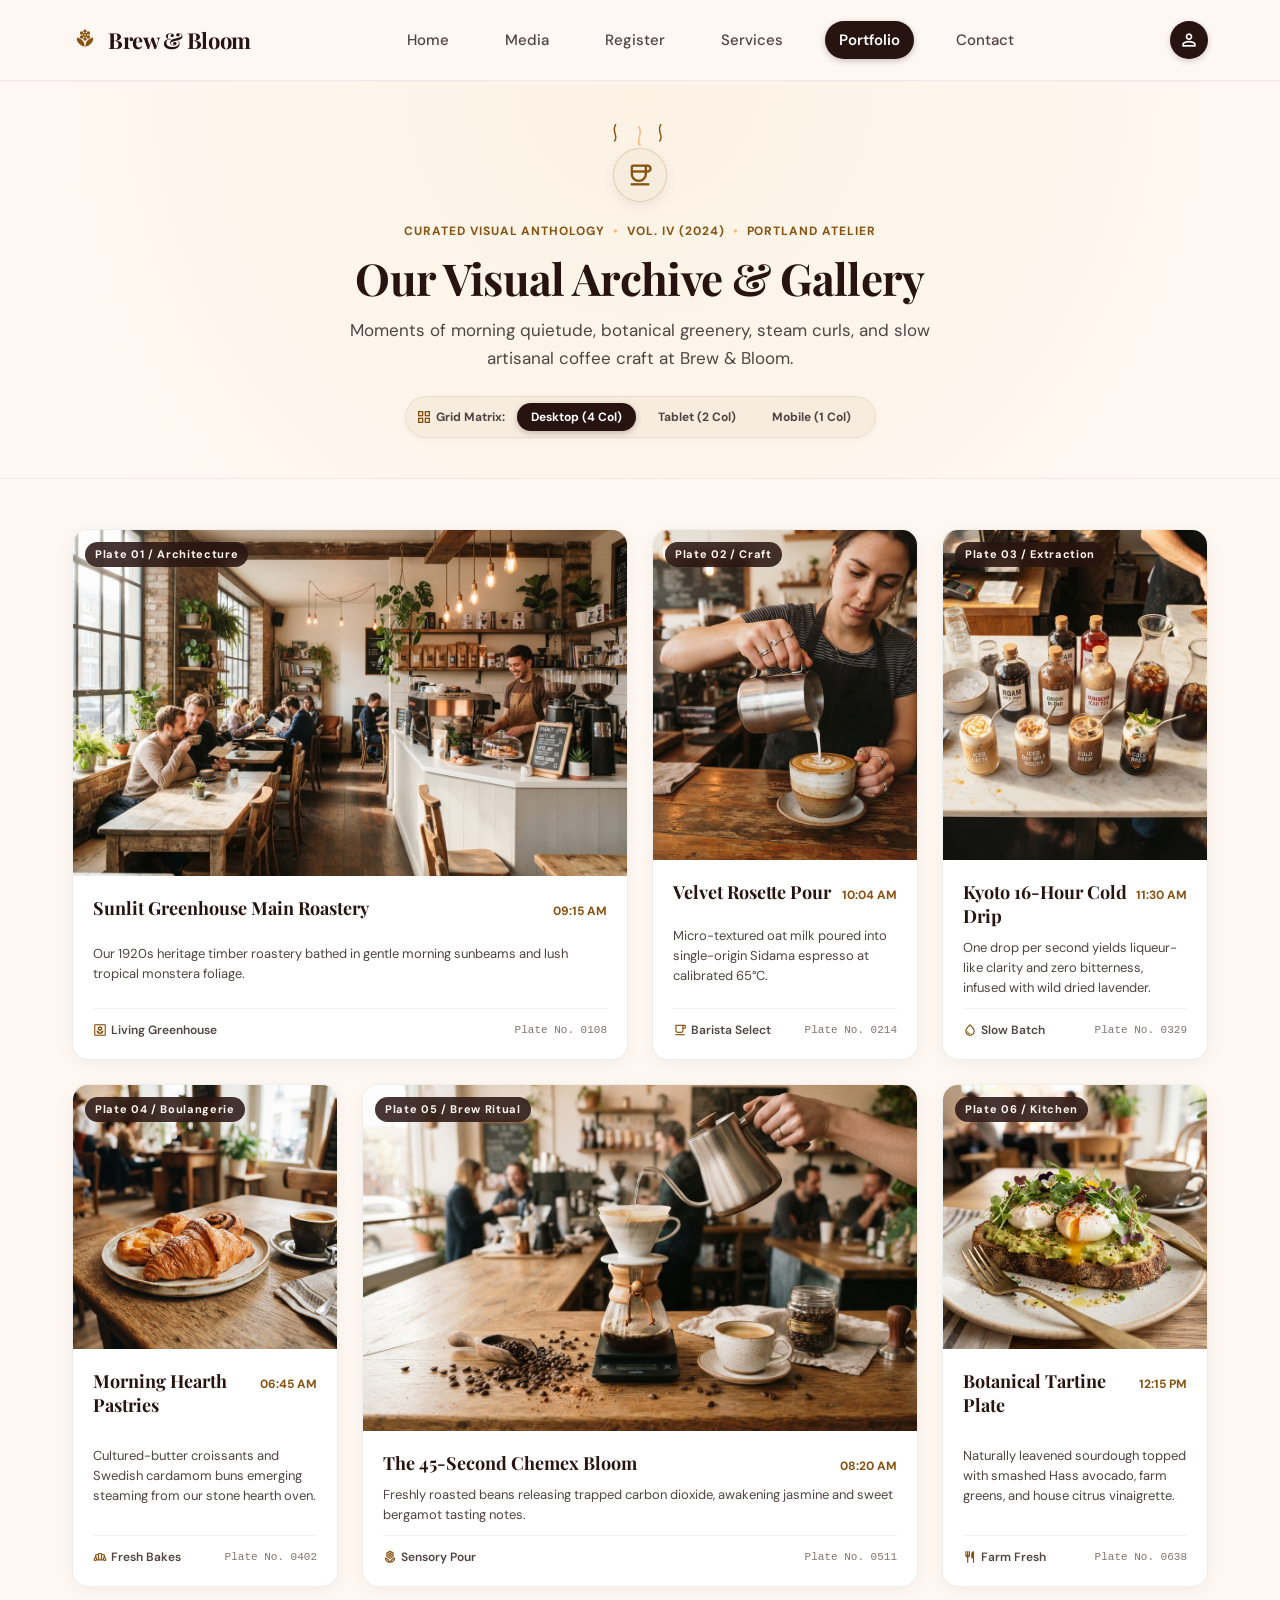
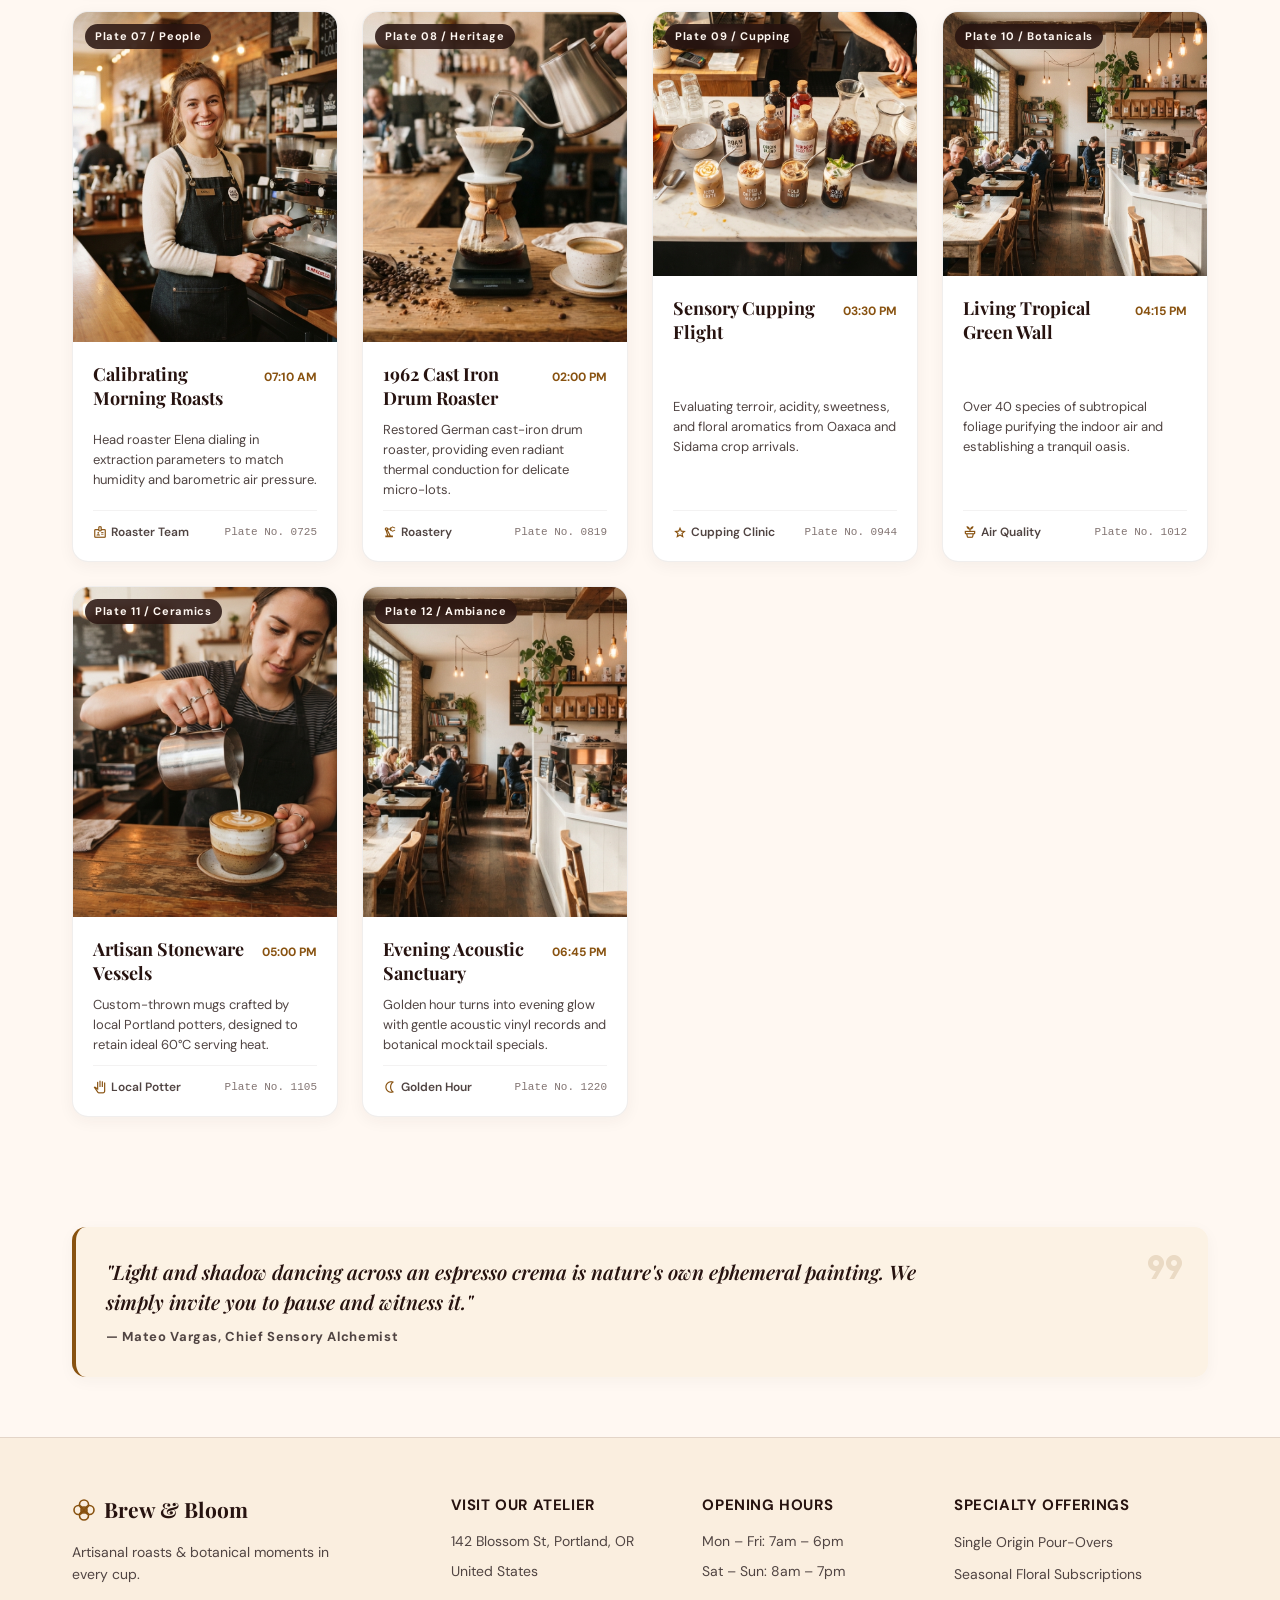
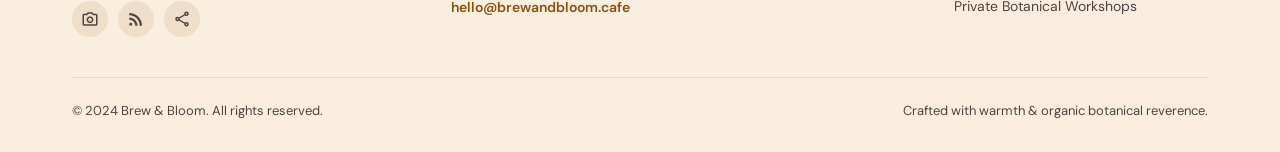
<file: App/portfolio/portfolio.html>
<!DOCTYPE html>
<html lang="en">

<head>
  <meta charset="utf-8">
  <meta name="viewport" content="width=device-width, initial-scale=1.0">
  <meta name="description"
    content="Brew &amp; Bloom Visual Archive &amp; Gallery: Photographic collection of our botanical greenhouse seating, latte art pours, vintage drum roaster, and community gatherings.">
  <title>Gallery &amp; Visual Stories — Brew &amp; Bloom</title>

  <link rel="preconnect" href="https://fonts.googleapis.com">
  <link rel="preconnect" href="https://fonts.gstatic.com" crossorigin>
  <link
    href="https://fonts.googleapis.com/css2?family=DM+Sans:ital,wght@0,400;0,500;0,600;0,700;1,400&family=Playfair+Display:ital,wght@0,600;0,700;1,400;1,600&display=swap"
    rel="stylesheet">
  <link
    href="https://fonts.googleapis.com/css2?family=Material+Symbols+Outlined:opsz,wght,FILL,GRAD@20..48,100..700,0..1,-50..200"
    rel="stylesheet">

  <link rel="stylesheet" href="portfolio.css">
</head>

<body>

    <header id="site-header">
    <div class="site-container">
      <div class="header-inner">

        <a class="brand-logo" href="../home/home.html" aria-label="Brew &amp; Bloom Home">
          <svg class="brand-icon" viewBox="0 0 24 24" fill="currentColor">
            <circle cx="12" cy="3.8" r="1.6"></circle>
            <circle cx="15.1" cy="5.6" r="1.6"></circle>
            <circle cx="15.1" cy="9.2" r="1.6"></circle>
            <circle cx="12" cy="11" r="1.6"></circle>
            <circle cx="8.9" cy="9.2" r="1.6"></circle>
            <circle cx="8.9" cy="5.6" r="1.6"></circle>
            <circle cx="12" cy="7.4" r="1.4" fill="none" stroke="currentColor" stroke-width="1.3"></circle>
            <path d="M11.6 18.2C11.6 18.2 8.2 17.4 5.8 14.5C4.1 12.5 4.6 9.8 4.6 9.8C4.6 9.8 7.3 10.2 9.9 12.7C11.1 14 11.6 15.9 11.6 18.2Z"></path>
            <path d="M12.4 18.2C12.4 18.2 15.8 17.4 18.2 14.5C19.9 12.5 19.4 9.8 19.4 9.8C19.4 9.8 16.7 10.2 14.1 12.7C12.9 14 12.4 15.9 12.4 18.2Z"></path>
          </svg>
          <span class="brand-name">Brew &amp; Bloom</span>
        </a>

        <nav class="desktop-nav" aria-label="Main Navigation">
          <a class="nav-link" href="../home/home.html">Home</a>
          <a class="nav-link" href="../media/media.html">Media</a>
          <a class="nav-link" href="../register/register.html">Register</a>
          <a class="nav-link" href="../services/services.html">Services</a>
          <a class="nav-link active" aria-current="page" href="../portfolio/portfolio.html">Portfolio</a>
          <a class="nav-link" href="../contact/contact.html">Contact</a>
        </nav>

        <div class="header-actions">
          <button class="account-btn" type="button" aria-label="User account">
            <span class="material-symbols-outlined">person</span>
          </button>
        </div>
      </div>
    </div>

    <nav class="mobile-nav-strip" aria-label="Mobile Navigation">
      <a class="nav-link" href="../home/home.html">Home</a>
      <a class="nav-link" href="../media/media.html">Media</a>
      <a class="nav-link" href="../register/register.html">Register</a>
      <a class="nav-link" href="../services/services.html">Services</a>
      <a class="nav-link active" aria-current="page" href="../portfolio/portfolio.html">Portfolio</a>
      <a class="nav-link" href="../contact/contact.html">Contact</a>
    </nav>
  </header>

  <main id="main-content">

    <section id="gallery-hero">
      <div class="site-container">
        <div class="hero-box">

          <div class="steam-cup-badge" aria-hidden="true">
            <div class="steam-stream">
              <svg class="steam-curl steam-curl-1" viewBox="0 0 24 36" fill="none" stroke="currentColor" stroke-width="2.5" stroke-linecap="round">
                <path d="M6 30 C 14 22, 0 14, 8 2"></path>
              </svg>
              <svg class="steam-curl steam-curl-2" viewBox="0 0 24 36" fill="none" stroke="currentColor" stroke-width="2.5" stroke-linecap="round">
                <path d="M12 34 C 4 26, 18 16, 10 2"></path>
              </svg>
              <svg class="steam-curl steam-curl-3" viewBox="0 0 24 36" fill="none" stroke="currentColor" stroke-width="2.5" stroke-linecap="round">
                <path d="M8 30 C 16 22, 2 12, 10 2"></path>
              </svg>
            </div>
            <div class="cup-circle">
              <span class="material-symbols-outlined cup-icon">coffee</span>
            </div>
          </div>

          <div class="meta-tag-row">
            <span>Curated Visual Anthology</span>
            <span class="dot">•</span>
            <span>Vol. IV (2024)</span>
            <span class="dot">•</span>
            <span>Portland Atelier</span>
          </div>

          <h1 class="gallery-title">Our Visual Archive &amp; Gallery</h1>

          <p class="gallery-desc">
            Moments of morning quietude, botanical greenery, steam curls, and slow artisanal coffee craft at Brew &amp; Bloom.
          </p>

          <div class="grid-controls-bar">
            <span class="controls-label">
              <span class="material-symbols-outlined">grid_view</span>
              <span>Grid Matrix:</span>
            </span>
            <button class="grid-mode-btn active" id="btn-col-4" type="button">Desktop (4 Col)</button>
            <button class="grid-mode-btn" id="btn-col-2" type="button">Tablet (2 Col)</button>
            <button class="grid-mode-btn" id="btn-col-1" type="button">Mobile (1 Col)</button>
          </div>

        </div>
      </div>
    </section>

    <section id="gallery-grid-section">
      <div class="site-container">

        <div class="gallery-grid" id="mainGalleryGrid">

          <article class="gallery-card col-span-2">
            <div class="card-image-box aspect-wide">
              <img src="../../assets/images/gallery-greenhouse.png"
                alt="Sunlit greenhouse cafe dining hall with lush tropical monstera, morning sun rays, and wooden tables">
              <span class="image-plate-badge">Plate 01 / Architecture</span>
              <div class="image-hover-overlay">
                <span class="lens-meta">
                  <span class="material-symbols-outlined">photo_camera</span>
                  35mm F/1.8 Natural Ambient
                </span>
              </div>
            </div>
            <div class="card-caption-body">
              <div class="caption-header">
                <h3 class="caption-title">Sunlit Greenhouse Main Roastery</h3>
                <span class="caption-time">09:15 AM</span>
              </div>
              <p class="caption-text">
                Our 1920s heritage timber roastery bathed in gentle morning sunbeams and lush tropical monstera foliage.
              </p>
              <div class="caption-footer">
                <span class="caption-sub"><span class="material-symbols-outlined icon-mini">yard</span> Living Greenhouse</span>
                <span class="plate-num">Plate No. 0108</span>
              </div>
            </div>
          </article>

          <article class="gallery-card">
            <div class="card-image-box aspect-portrait">
              <img src="../../assets/images/gallery-latte.png"
                alt="Close-up of artisan barista pouring intricate tulip latte art with golden crema into ceramic mug">
              <span class="image-plate-badge">Plate 02 / Craft</span>
              <div class="image-hover-overlay">
                <span class="lens-meta">
                  <span class="material-symbols-outlined">photo_camera</span>
                  50mm F/1.4 Macro
                </span>
              </div>
            </div>
            <div class="card-caption-body">
              <div class="caption-header">
                <h3 class="caption-title">Velvet Rosette Pour</h3>
                <span class="caption-time">10:04 AM</span>
              </div>
              <p class="caption-text">
                Micro-textured oat milk poured into single-origin Sidama espresso at calibrated 65°C.
              </p>
              <div class="caption-footer">
                <span class="caption-sub"><span class="material-symbols-outlined icon-mini">local_cafe</span> Barista Select</span>
                <span class="plate-num">Plate No. 0214</span>
              </div>
            </div>
          </article>

          <article class="gallery-card">
            <div class="card-image-box aspect-portrait">
              <img src="../../assets/images/gallery-cold-brew.png"
                alt="Kyoto cold drip tower dripping slow brew coffee drop by drop through spiraled glass tubes">
              <span class="image-plate-badge">Plate 03 / Extraction</span>
              <div class="image-hover-overlay">
                <span class="lens-meta">
                  <span class="material-symbols-outlined">photo_camera</span>
                  85mm F/2.0 Studio
                </span>
              </div>
            </div>
            <div class="card-caption-body">
              <div class="caption-header">
                <h3 class="caption-title">Kyoto 16-Hour Cold Drip</h3>
                <span class="caption-time">11:30 AM</span>
              </div>
              <p class="caption-text">
                One drop per second yields liqueur-like clarity and zero bitterness, infused with wild dried lavender.
              </p>
              <div class="caption-footer">
                <span class="caption-sub"><span class="material-symbols-outlined icon-mini">water_drop</span> Slow Batch</span>
                <span class="plate-num">Plate No. 0329</span>
              </div>
            </div>
          </article>

          <article class="gallery-card">
            <div class="card-image-box aspect-square">
              <img src="../../assets/images/gallery-bakery.png"
                alt="Flaky golden croissants and cardamom knots cooling on rustic wire bakery racks">
              <span class="image-plate-badge">Plate 04 / Boulangerie</span>
              <div class="image-hover-overlay">
                <span class="lens-meta">
                  <span class="material-symbols-outlined">photo_camera</span>
                  35mm F/2.2 Natural
                </span>
              </div>
            </div>
            <div class="card-caption-body">
              <div class="caption-header">
                <h3 class="caption-title">Morning Hearth Pastries</h3>
                <span class="caption-time">06:45 AM</span>
              </div>
              <p class="caption-text">
                Cultured-butter croissants and Swedish cardamom buns emerging steaming from our stone hearth oven.
              </p>
              <div class="caption-footer">
                <span class="caption-sub"><span class="material-symbols-outlined icon-mini">bakery_dining</span> Fresh Bakes</span>
                <span class="plate-num">Plate No. 0402</span>
              </div>
            </div>
          </article>

          <article class="gallery-card col-span-2">
            <div class="card-image-box aspect-wide">
              <img src="../../assets/images/gallery-pour-over.png"
                alt="Chemex glass carafe with pour-over cone blooming with bubbling dark coffee under copper kettle stream">
              <span class="image-plate-badge">Plate 05 / Brew Ritual</span>
              <div class="image-hover-overlay">
                <span class="lens-meta">
                  <span class="material-symbols-outlined">photo_camera</span>
                  50mm F/1.8 Natural
                </span>
              </div>
            </div>
            <div class="card-caption-body">
              <div class="caption-header">
                <h3 class="caption-title">The 45-Second Chemex Bloom</h3>
                <span class="caption-time">08:20 AM</span>
              </div>
              <p class="caption-text">
                Freshly roasted beans releasing trapped carbon dioxide, awakening jasmine and sweet bergamot tasting notes.
              </p>
              <div class="caption-footer">
                <span class="caption-sub"><span class="material-symbols-outlined icon-mini">local_florist</span> Sensory Pour</span>
                <span class="plate-num">Plate No. 0511</span>
              </div>
            </div>
          </article>

          <article class="gallery-card">
            <div class="card-image-box aspect-square">
              <img src="../../assets/images/gallery-brunch.png"
                alt="Artisan avocado toast topped with golden poached egg, microgreens, and chili flakes on ceramic plate">
              <span class="image-plate-badge">Plate 06 / Kitchen</span>
              <div class="image-hover-overlay">
                <span class="lens-meta">
                  <span class="material-symbols-outlined">photo_camera</span>
                  40mm F/2.0 Table
                </span>
              </div>
            </div>
            <div class="card-caption-body">
              <div class="caption-header">
                <h3 class="caption-title">Botanical Tartine Plate</h3>
                <span class="caption-time">12:15 PM</span>
              </div>
              <p class="caption-text">
                Naturally leavened sourdough topped with smashed Hass avocado, farm greens, and house citrus vinaigrette.
              </p>
              <div class="caption-footer">
                <span class="caption-sub"><span class="material-symbols-outlined icon-mini">restaurant</span> Farm Fresh</span>
                <span class="plate-num">Plate No. 0638</span>
              </div>
            </div>
          </article>

          <article class="gallery-card">
            <div class="card-image-box aspect-portrait">
              <img src="../../assets/images/gallery-barista.png"
                alt="Head roaster Elena in linen apron dialing in grind size at commercial espresso machine">
              <span class="image-plate-badge">Plate 07 / People</span>
              <div class="image-hover-overlay">
                <span class="lens-meta">
                  <span class="material-symbols-outlined">photo_camera</span>
                  85mm F/1.8 Portrait
                </span>
              </div>
            </div>
            <div class="card-caption-body">
              <div class="caption-header">
                <h3 class="caption-title">Calibrating Morning Roasts</h3>
                <span class="caption-time">07:10 AM</span>
              </div>
              <p class="caption-text">
                Head roaster Elena dialing in extraction parameters to match humidity and barometric air pressure.
              </p>
              <div class="caption-footer">
                <span class="caption-sub"><span class="material-symbols-outlined icon-mini">badge</span> Roaster Team</span>
                <span class="plate-num">Plate No. 0725</span>
              </div>
            </div>
          </article>

          <article class="gallery-card">
            <div class="card-image-box aspect-portrait">
              <img src="../../assets/images/gallery-roaster.png"
                alt="Vintage cast-iron drum coffee roaster with gleaming copper badges and glowing gas burner">
              <span class="image-plate-badge">Plate 08 / Heritage</span>
              <div class="image-hover-overlay">
                <span class="lens-meta">
                  <span class="material-symbols-outlined">photo_camera</span>
                  28mm F/2.8 Industrial
                </span>
              </div>
            </div>
            <div class="card-caption-body">
              <div class="caption-header">
                <h3 class="caption-title">1962 Cast Iron Drum Roaster</h3>
                <span class="caption-time">02:00 PM</span>
              </div>
              <p class="caption-text">
                Restored German cast-iron drum roaster, providing even radiant thermal conduction for delicate micro-lots.
              </p>
              <div class="caption-footer">
                <span class="caption-sub"><span class="material-symbols-outlined icon-mini">precision_manufacturing</span> Roastery</span>
                <span class="plate-num">Plate No. 0819</span>
              </div>
            </div>
          </article>

          <article class="gallery-card">
            <div class="card-image-box aspect-square">
              <img src="../../assets/images/gallery-cupping.png"
                alt="Sensory coffee cupping bowls and silver cupping spoons laid out on wooden table with roast flight notes">
              <span class="image-plate-badge">Plate 09 / Cupping</span>
              <div class="image-hover-overlay">
                <span class="lens-meta">
                  <span class="material-symbols-outlined">photo_camera</span>
                  50mm F/2.0 Flatlay
                </span>
              </div>
            </div>
            <div class="card-caption-body">
              <div class="caption-header">
                <h3 class="caption-title">Sensory Cupping Flight</h3>
                <span class="caption-time">03:30 PM</span>
              </div>
              <p class="caption-text">
                Evaluating terroir, acidity, sweetness, and floral aromatics from Oaxaca and Sidama crop arrivals.
              </p>
              <div class="caption-footer">
                <span class="caption-sub"><span class="material-symbols-outlined icon-mini">grade</span> Cupping Clinic</span>
                <span class="plate-num">Plate No. 0944</span>
              </div>
            </div>
          </article>

          <article class="gallery-card">
            <div class="card-image-box aspect-square">
              <img src="../../assets/images/gallery-plants.png"
                alt="Lush green botanical wall with hanging philodendrons, monstera leaves, and warm ambient sunlight">
              <span class="image-plate-badge">Plate 10 / Botanicals</span>
              <div class="image-hover-overlay">
                <span class="lens-meta">
                  <span class="material-symbols-outlined">photo_camera</span>
                  35mm F/2.0 Ambient
                </span>
              </div>
            </div>
            <div class="card-caption-body">
              <div class="caption-header">
                <h3 class="caption-title">Living Tropical Green Wall</h3>
                <span class="caption-time">04:15 PM</span>
              </div>
              <p class="caption-text">
                Over 40 species of subtropical foliage purifying the indoor air and establishing a tranquil oasis.
              </p>
              <div class="caption-footer">
                <span class="caption-sub"><span class="material-symbols-outlined icon-mini">potted_plant</span> Air Quality</span>
                <span class="plate-num">Plate No. 1012</span>
              </div>
            </div>
          </article>

          <article class="gallery-card">
            <div class="card-image-box aspect-portrait">
              <img src="../../assets/images/gallery-ceramics.png"
                alt="Hand-thrown stoneware ceramic coffee cups with textured sand glaze and warm coffee crema">
              <span class="image-plate-badge">Plate 11 / Ceramics</span>
              <div class="image-hover-overlay">
                <span class="lens-meta">
                  <span class="material-symbols-outlined">photo_camera</span>
                  50mm F/1.8 Macro
                </span>
              </div>
            </div>
            <div class="card-caption-body">
              <div class="caption-header">
                <h3 class="caption-title">Artisan Stoneware Vessels</h3>
                <span class="caption-time">05:00 PM</span>
              </div>
              <p class="caption-text">
                Custom-thrown mugs crafted by local Portland potters, designed to retain ideal 60°C serving heat.
              </p>
              <div class="caption-footer">
                <span class="caption-sub"><span class="material-symbols-outlined icon-mini">pan_tool</span> Local Potter</span>
                <span class="plate-num">Plate No. 1105</span>
              </div>
            </div>
          </article>

          <article class="gallery-card">
            <div class="card-image-box aspect-portrait">
              <img src="../../assets/images/gallery-patio.png"
                alt="Cozy evening courtyard with string lights glowing over wooden communal tables and potted olive trees">
              <span class="image-plate-badge">Plate 12 / Ambiance</span>
              <div class="image-hover-overlay">
                <span class="lens-meta">
                  <span class="material-symbols-outlined">photo_camera</span>
                  35mm F/1.4 Low-Light
                </span>
              </div>
            </div>
            <div class="card-caption-body">
              <div class="caption-header">
                <h3 class="caption-title">Evening Acoustic Sanctuary</h3>
                <span class="caption-time">06:45 PM</span>
              </div>
              <p class="caption-text">
                Golden hour turns into evening glow with gentle acoustic vinyl records and botanical mocktail specials.
              </p>
              <div class="caption-footer">
                <span class="caption-sub"><span class="material-symbols-outlined icon-mini">nightlight</span> Golden Hour</span>
                <span class="plate-num">Plate No. 1220</span>
              </div>
            </div>
          </article>

        </div>
      </div>
    </section>

    <section id="gallery-quote-section">
      <div class="site-container">
        <div class="quote-card">
          <span class="material-symbols-outlined quote-watermark">format_quote</span>
          <p class="quote-phrase">
            "Light and shadow dancing across an espresso crema is nature's own ephemeral painting. We simply invite you to pause and witness it."
          </p>
          <span class="quote-author">— Mateo Vargas, Chief Sensory Alchemist</span>
        </div>
      </div>
    </section>

  </main>

  <footer id="site-footer">
    <div class="site-container">
      <div class="footer-top-grid">

        <div class="footer-col footer-col-brand">
          <div class="footer-logo-row">
            <svg fill="none" stroke="currentColor" stroke-linecap="round" stroke-linejoin="round" stroke-width="1.6"
              viewBox="0 0 24 24">
              <circle cx="12" cy="12" r="3"></circle>
              <path d="M12 2a4.5 4.5 0 0 0-4.5 4.5c0 3 4.5 5.5 4.5 5.5s4.5-2.5 4.5-5.5A4.5 4.5 0 0 0 12 2z"></path>
              <path d="M12 22a4.5 4.5 0 0 1-4.5-4.5c0-3 4.5-5.5 4.5-5.5s4.5 2.5 4.5 5.5A4.5 4.5 0 0 1 12 22z"></path>
              <path d="M2 12a4.5 4.5 0 0 0 4.5 4.5c3 0 5.5-4.5 5.5-4.5s-2.5-4.5-5.5-4.5A4.5 4.5 0 0 0 2 12z"></path>
              <path d="M22 12a4.5 4.5 0 0 1-4.5 4.5c-3 0-5.5-4.5-5.5-4.5s2.5-4.5 5.5-4.5A4.5 4.5 0 0 1 22 12z"></path>
            </svg>
            <span class="footer-brand-name">Brew &amp; Bloom</span>
          </div>
          <p class="footer-brand-desc">
            Artisanal roasts &amp; botanical moments in every cup.
          </p>
          <div class="footer-social-row">
            <a href="#" class="social-icon" aria-label="Instagram">
              <span class="material-symbols-outlined">photo_camera</span>
            </a>
            <a href="#" class="social-icon" aria-label="Journal">
              <span class="material-symbols-outlined">rss_feed</span>
            </a>
            <a href="#" class="social-icon" aria-label="Share">
              <span class="material-symbols-outlined">share</span>
            </a>
          </div>
        </div>

        <div class="footer-col footer-col-info">
          <h4 class="footer-heading">Visit Our Atelier</h4>
          <p class="footer-text">142 Blossom St, Portland, OR</p>
          <p class="footer-text">United States</p>
          <p class="footer-text footer-text-spacer">hello@brewandbloom.cafe</p>
        </div>

        <div class="footer-col footer-col-info">
          <h4 class="footer-heading">Opening Hours</h4>
          <p class="footer-text">Mon – Fri: 7am – 6pm</p>
          <p class="footer-text">Sat – Sun: 8am – 7pm</p>
        </div>

        <div class="footer-col footer-col-info">
          <h4 class="footer-heading">Specialty Offerings</h4>
          <ul class="footer-links-list">
            <li><a href="../media/media.html">Single Origin Pour-Overs</a></li>
            <li><a href="../services/services.html">Seasonal Floral Subscriptions</a></li>
            <li><a href="../services/services.html">Private Botanical Workshops</a></li>
          </ul>
        </div>

      </div>

      <div class="footer-bottom-bar">
        <span>&copy; 2024 Brew &amp; Bloom. All rights reserved.</span>
        <span>Crafted with warmth &amp; organic botanical reverence.</span>
      </div>

    </div>
  </footer>

  <script src="portfolio.js"></script>
</body>

</html>
</file>
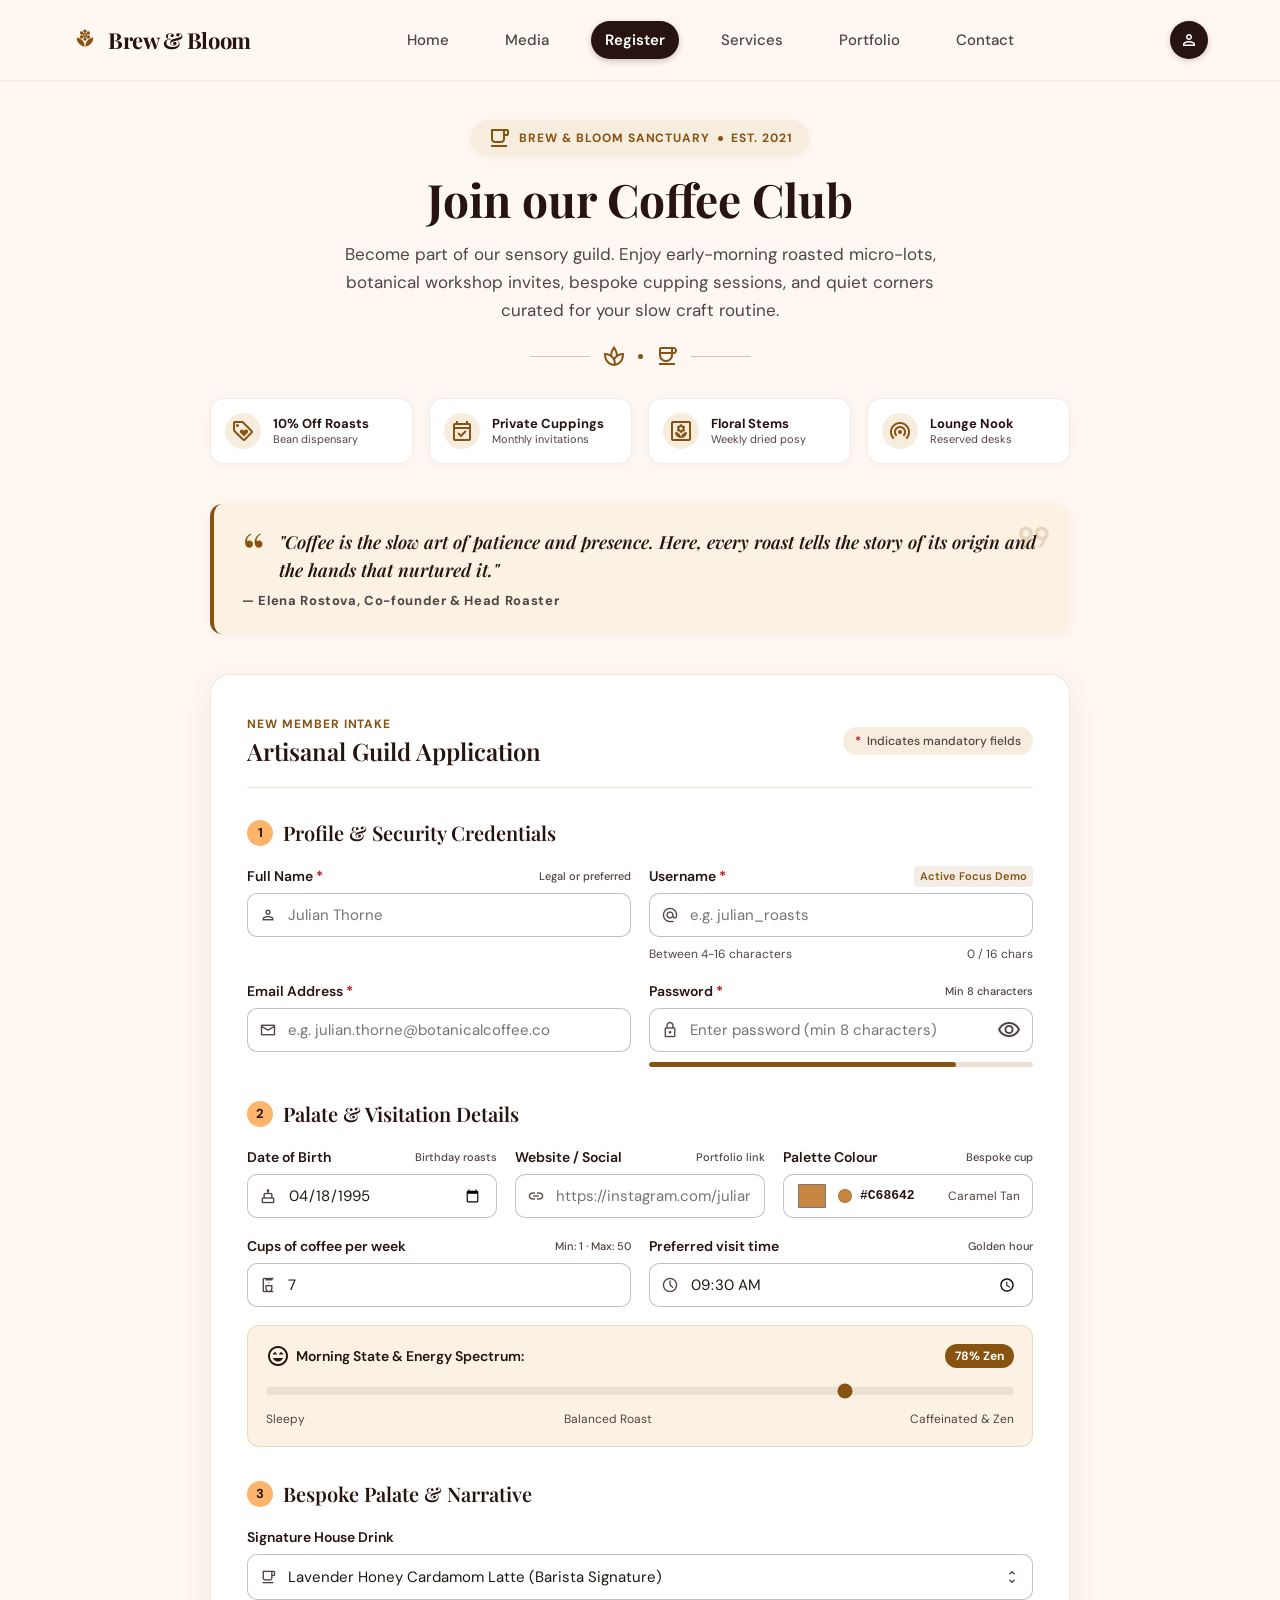
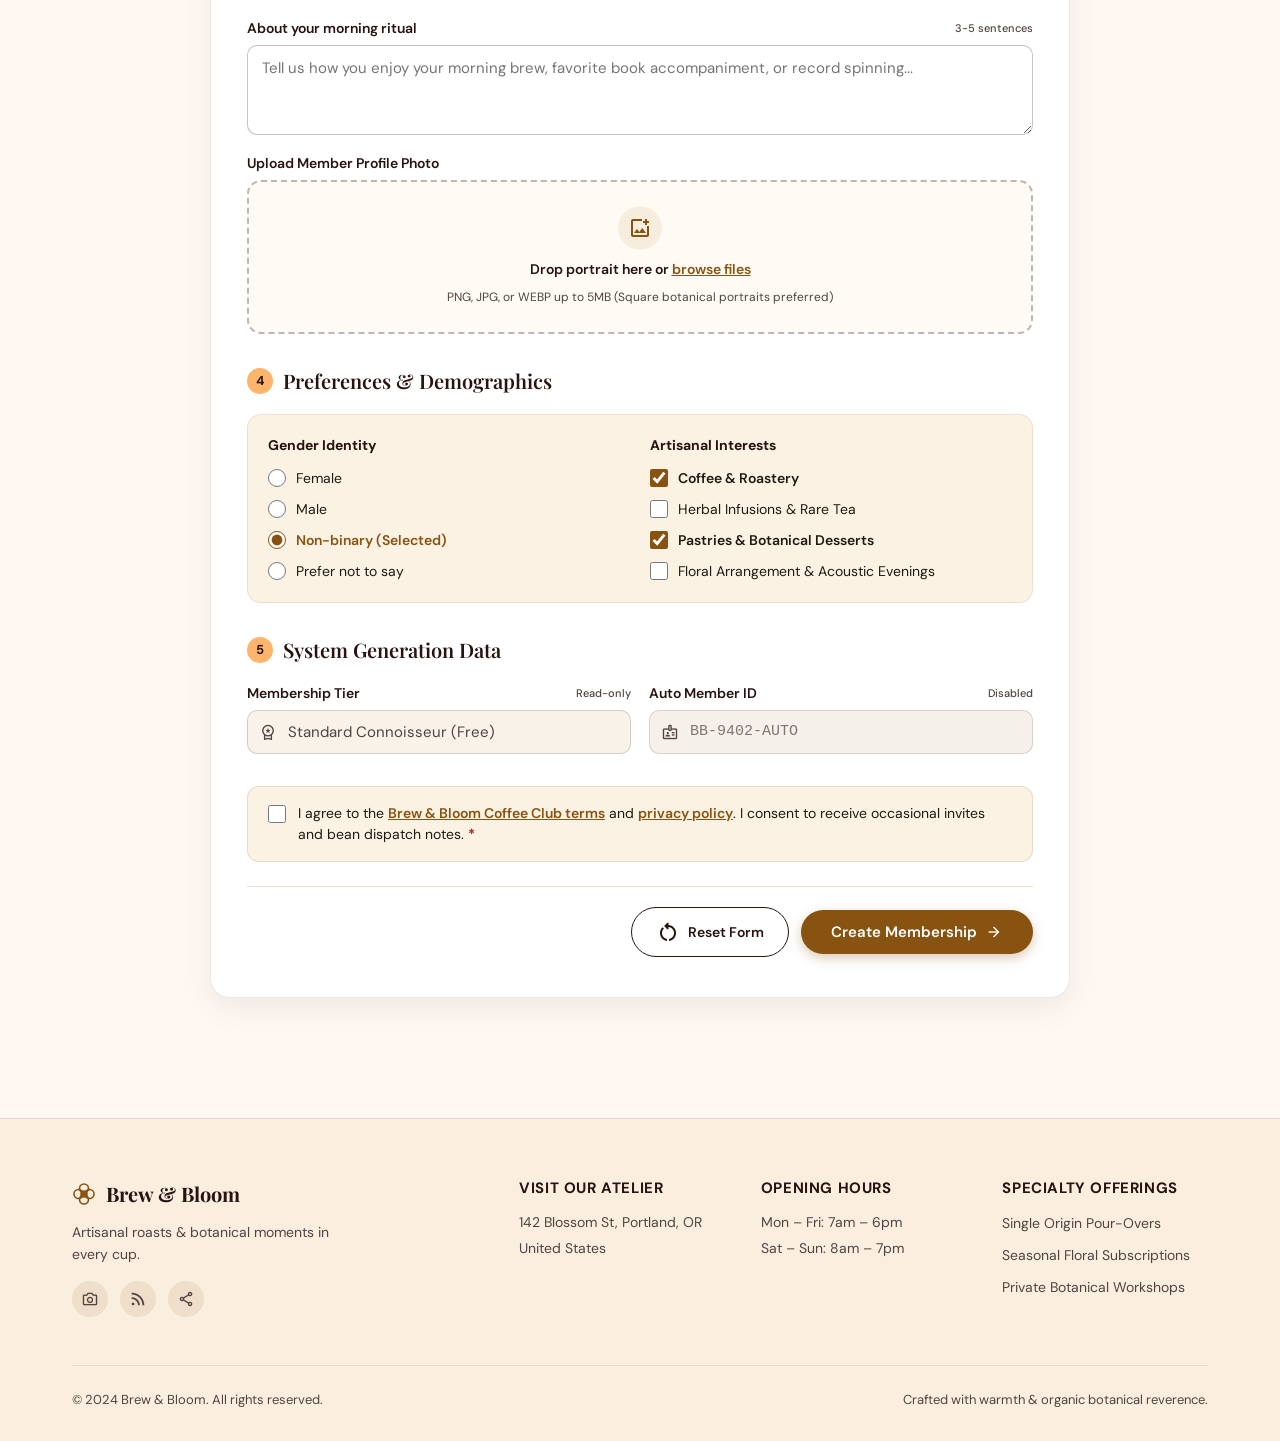
<file: App/register/register.html>
<!DOCTYPE html>
<html lang="en">

<head>
  <meta charset="utf-8">
  <meta name="viewport" content="width=device-width, initial-scale=1.0">
  <meta name="description"
    content="Join the Brew &amp; Bloom Coffee Club. Enjoy early-morning roasted micro-lots, botanical workshop invites, bespoke cupping sessions, and quiet corners curated for your slow craft routine.">
  <title>Join Coffee Club — Brew &amp; Bloom</title>

  <link rel="preconnect" href="https://fonts.googleapis.com">
  <link rel="preconnect" href="https://fonts.gstatic.com" crossorigin>
  <link
    href="https://fonts.googleapis.com/css2?family=DM+Sans:ital,wght@0,400;0,500;0,600;0,700;1,400&family=Playfair+Display:ital,wght@0,600;0,700;1,400;1,600&display=swap"
    rel="stylesheet">
  <link
    href="https://fonts.googleapis.com/css2?family=Material+Symbols+Outlined:opsz,wght,FILL,GRAD@20..48,100..700,0..1,-50..200"
    rel="stylesheet">

  <link rel="stylesheet" href="register.css">
</head>

<body>

    <header id="site-header">
    <div class="site-container">
      <div class="header-inner">

        <a class="brand-logo" href="../home/home.html" aria-label="Brew &amp; Bloom Home">
          <svg class="brand-icon" viewBox="0 0 24 24" fill="currentColor">
            <circle cx="12" cy="3.8" r="1.6"></circle>
            <circle cx="15.1" cy="5.6" r="1.6"></circle>
            <circle cx="15.1" cy="9.2" r="1.6"></circle>
            <circle cx="12" cy="11" r="1.6"></circle>
            <circle cx="8.9" cy="9.2" r="1.6"></circle>
            <circle cx="8.9" cy="5.6" r="1.6"></circle>
            <circle cx="12" cy="7.4" r="1.4" fill="none" stroke="currentColor" stroke-width="1.3"></circle>
            <path d="M11.6 18.2C11.6 18.2 8.2 17.4 5.8 14.5C4.1 12.5 4.6 9.8 4.6 9.8C4.6 9.8 7.3 10.2 9.9 12.7C11.1 14 11.6 15.9 11.6 18.2Z"></path>
            <path d="M12.4 18.2C12.4 18.2 15.8 17.4 18.2 14.5C19.9 12.5 19.4 9.8 19.4 9.8C19.4 9.8 16.7 10.2 14.1 12.7C12.9 14 12.4 15.9 12.4 18.2Z"></path>
          </svg>
          <span class="brand-name">Brew &amp; Bloom</span>
        </a>

        <nav class="desktop-nav" aria-label="Main Navigation">
          <a class="nav-link" href="../home/home.html">Home</a>
          <a class="nav-link" href="../media/media.html">Media</a>
          <a class="nav-link active" aria-current="page" href="../register/register.html">Register</a>
          <a class="nav-link" href="../services/services.html">Services</a>
          <a class="nav-link" href="../portfolio/portfolio.html">Portfolio</a>
          <a class="nav-link" href="../contact/contact.html">Contact</a>
        </nav>

        <div class="header-actions">
          <button class="account-btn" type="button" aria-label="User account">
            <span class="material-symbols-outlined">person</span>
          </button>
        </div>
      </div>
    </div>

    <nav class="mobile-nav-strip" aria-label="Mobile Navigation">
      <a class="nav-link" href="../home/home.html">Home</a>
      <a class="nav-link" href="../media/media.html">Media</a>
      <a class="nav-link active" aria-current="page" href="../register/register.html">Register</a>
      <a class="nav-link" href="../services/services.html">Services</a>
      <a class="nav-link" href="../portfolio/portfolio.html">Portfolio</a>
      <a class="nav-link" href="../contact/contact.html">Contact</a>
    </nav>
  </header>

  <main id="main-content">

    <section id="reg-hero">
      <div class="site-container">
        <div class="reg-hero-box">

          <div class="reg-pill">
            <span class="material-symbols-outlined">local_cafe</span>
            <span>Brew &amp; Bloom Sanctuary</span>
            <span class="pill-dot"></span>
            <span>Est. 2021</span>
          </div>

          <h1 class="reg-title">Join our Coffee Club</h1>

          <p class="reg-desc">
            Become part of our sensory guild. Enjoy early-morning roasted micro-lots, botanical workshop invites,
            bespoke cupping sessions, and quiet corners curated for your slow craft routine.
          </p>

          <div class="flourish-divider">
            <div class="divider-line"></div>
            <span class="material-symbols-outlined">spa</span>
            <div class="pill-dot"></div>
            <span class="material-symbols-outlined">coffee</span>
            <div class="divider-line"></div>
          </div>

        </div>
      </div>
    </section>

    <section id="benefits-strip">
      <div class="site-container">
        <div class="benefits-grid">

          <div class="benefit-card">
            <div class="benefit-icon">
              <span class="material-symbols-outlined">loyalty</span>
            </div>
            <div>
              <p class="benefit-title">10% Off Roasts</p>
              <p class="benefit-sub">Bean dispensary</p>
            </div>
          </div>

          <div class="benefit-card">
            <div class="benefit-icon">
              <span class="material-symbols-outlined">event_available</span>
            </div>
            <div>
              <p class="benefit-title">Private Cuppings</p>
              <p class="benefit-sub">Monthly invitations</p>
            </div>
          </div>

          <div class="benefit-card">
            <div class="benefit-icon">
              <span class="material-symbols-outlined">yard</span>
            </div>
            <div>
              <p class="benefit-title">Floral Stems</p>
              <p class="benefit-sub">Weekly dried posy</p>
            </div>
          </div>

          <div class="benefit-card">
            <div class="benefit-icon">
              <span class="material-symbols-outlined">wifi_tethering</span>
            </div>
            <div>
              <p class="benefit-title">Lounge Nook</p>
              <p class="benefit-sub">Reserved desks</p>
            </div>
          </div>

        </div>
      </div>
    </section>

    <section id="reg-quote-section">
      <div class="site-container">
        <div class="quote-box">
          <span class="material-symbols-outlined quote-icon">format_quote</span>
          <p class="quote-text">
            "Coffee is the slow art of patience and presence. Here, every roast tells the story of its origin and the
            hands that nurtured it."
          </p>
          <p class="quote-author">
            — Elena Rostova, Co-founder &amp; Head Roaster
          </p>
        </div>
      </div>
    </section>

    <section id="form-section">
      <div class="site-container">
        <div class="form-card">

          <div class="form-header-bar">
            <div class="form-header-left">
              <span>New Member Intake</span>
              <h2>Artisanal Guild Application</h2>
            </div>
            <div class="mandatory-badge">
              <span class="mandatory-star">*</span> Indicates mandatory fields
            </div>
          </div>

          <form id="coffeeClubForm" novalidate>
            <div id="formErrorAlert" style="display: none; margin-bottom: 24px; padding: 16px 20px; background-color: rgba(239, 68, 68, 0.12); border: 2px solid #ef4444; border-radius: 12px; color: #b91c1c; font-size: 15px; font-weight: 600;"></div>
            <div id="formSuccessBanner" style="display: none; margin-bottom: 24px; padding: 18px 24px; background-color: rgba(46, 125, 50, 0.12); border: 2px solid #2e7d32; border-radius: 14px; color: #2e7d32; font-size: 16px; font-weight: 700; text-align: center;">Welcome to the Coffee Club! Your membership application has been received successfully!</div>

          <fieldset class="form-section-block">
            <legend class="form-legend">
              <span class="legend-badge">1</span>
              Profile &amp; Security Credentials
            </legend>

            <div class="form-grid-2">
              <div class="form-group">
                <div class="field-label-row">
                  <label for="fullName">Full Name <span class="mandatory-star">*</span></label>
                  <span class="field-tag">Legal or preferred</span>
                </div>
                <div class="input-wrapper">
                  <span class="material-symbols-outlined input-icon-left">person</span>
                  <input class="input-control" id="fullName" name="fullName" placeholder="Julian Thorne" required
                    type="text">
                </div>
              </div>

              <div class="form-group">
                <div class="field-label-row">
                  <label for="username">Username <span class="mandatory-star">*</span></label>
                  <span class="field-tag-active">Active Focus Demo</span>
                </div>
                <div class="input-wrapper">
                  <span class="material-symbols-outlined input-icon-left">alternate_email</span>
                  <input class="input-control" id="username" maxlength="16" minlength="4" name="username" type="text" placeholder="e.g. julian_roasts">
                </div>
                <div class="field-hint">
                  <span>Between 4-16 characters</span>
                  <span id="usernameCharCount">0 / 16 chars</span>
                </div>
              </div>

              <div class="form-group">
                <div class="field-label-row">
                  <label for="email">Email Address <span class="mandatory-star">*</span></label>
                  <span class="field-tag-valid" id="emailTag" style="display: none;">Verified Valid</span>
                </div>
                <div class="input-wrapper">
                  <span class="material-symbols-outlined input-icon-left">mail</span>
                  <input class="input-control" id="email" name="email" required type="email"
                    placeholder="e.g. julian.thorne@botanicalcoffee.co">
                  <span class="material-symbols-outlined input-icon-right valid-icon" id="emailCheckIcon" style="display: none;">check_circle</span>
                </div>
                <div class="field-hint-valid" id="emailHint" style="display: none;">
                  <span class="material-symbols-outlined" id="emailHintIcon">verified</span>
                  <span id="emailHintText">Valid email format &amp; available for membership</span>
                </div>
              </div>

              <div class="form-group">
                <div class="field-label-row">
                  <label for="password">Password <span class="mandatory-star">*</span></label>
                  <span class="field-tag">Min 8 characters</span>
                </div>
                <div class="input-wrapper">
                  <span class="material-symbols-outlined input-icon-left">lock</span>
                  <input class="input-control" id="password" minlength="8" name="password" required type="password" placeholder="Enter password (min 8 characters)">
                  <button class="toggle-pass-btn" id="togglePassBtn" type="button" aria-label="Toggle password view">
                    <span class="material-symbols-outlined" id="togglePassIcon">visibility</span>
                  </button>
                </div>
                <div class="pass-strength-bar">
                  <div class="pass-strength-fill"></div>
                </div>
              </div>
            </div>
          </fieldset>

          <fieldset class="form-section-block">
            <legend class="form-legend">
              <span class="legend-badge">2</span>
              Palate &amp; Visitation Details
            </legend>

            <div class="form-grid-3">
              <div class="form-group">
                <div class="field-label-row">
                  <label for="dob">Date of Birth</label>
                  <span class="field-tag">Birthday roasts</span>
                </div>
                <div class="input-wrapper">
                  <span class="material-symbols-outlined input-icon-left">cake</span>
                  <input class="input-control" id="dob" name="dob" type="date" value="1995-04-18">
                </div>
              </div>

              <div class="form-group">
                <div class="field-label-row">
                  <label for="socialLink">Website / Social</label>
                  <span class="field-tag">Portfolio link</span>
                </div>
                <div class="input-wrapper">
                  <span class="material-symbols-outlined input-icon-left">link</span>
                  <input class="input-control" id="socialLink" name="socialLink"
                    placeholder="https://instagram.com/julian_thorne" type="url">
                </div>
              </div>

              <div class="form-group">
                <div class="field-label-row">
                  <label for="favColor">Palette Colour</label>
                  <span class="field-tag">Bespoke cup</span>
                </div>
                <div class="color-picker-box">
                  <input class="color-input-btn" id="favColor" name="favColor" type="color" value="#C68642">
                  <div class="color-info">
                    <span class="color-dot" id="colorPreviewDot"></span>
                    <span class="color-code" id="colorHexLabel">#C68642</span>
                  </div>
                  <span class="color-name">Caramel Tan</span>
                </div>
              </div>
            </div>

            <div class="form-grid-2" style="margin-top: 18px;">
              <div class="form-group">
                <div class="field-label-row">
                  <label for="coffeePerWeek">Cups of coffee per week</label>
                  <span class="field-tag">Min: 1 · Max: 50</span>
                </div>
                <div class="input-wrapper">
                  <span class="material-symbols-outlined input-icon-left">coffee_maker</span>
                  <input class="input-control" id="coffeePerWeek" max="50" min="1" name="coffeePerWeek" type="number"
                    value="7">
                </div>
              </div>

              <div class="form-group">
                <div class="field-label-row">
                  <label for="visitTime">Preferred visit time</label>
                  <span class="field-tag">Golden hour</span>
                </div>
                <div class="input-wrapper">
                  <span class="material-symbols-outlined input-icon-left">schedule</span>
                  <input class="input-control" id="visitTime" name="visitTime" type="time" value="09:30">
                </div>
              </div>
            </div>

            <div class="slider-container">
              <div class="slider-label-row">
                <label for="moodSlider">
                  <span class="material-symbols-outlined">sentiment_very_satisfied</span>
                  Morning State &amp; Energy Spectrum:
                </label>
                <span class="slider-badge" id="moodLevelDisplay">78% Zen</span>
              </div>
              <input class="range-input" id="moodSlider" max="100" min="0" name="moodSlider" type="range" value="78">
              <div class="range-marks">
                <span>Sleepy</span>
                <span>Balanced Roast</span>
                <span>Caffeinated &amp; Zen</span>
              </div>
            </div>
          </fieldset>

          <fieldset class="form-section-block">
            <legend class="form-legend">
              <span class="legend-badge">3</span>
              Bespoke Palate &amp; Narrative
            </legend>

            <div class="form-group" style="margin-bottom: 18px;">
              <label for="favouriteDrink" style="font-size: 14px; font-weight: 600; color: #271310;">Signature House
                Drink</label>
              <div class="select-wrapper">
                <span class="material-symbols-outlined input-icon-left">local_cafe</span>
                <select class="select-control" id="favouriteDrink" name="favouriteDrink">
                  <option value="Single-Origin Pour-Over">Single-Origin Pour-Over (Ethiopia Yirgacheffe)</option>
                  <option selected value="Lavender Honey Cardamom Latte">Lavender Honey Cardamom Latte (Barista
                    Signature)</option>
                  <option value="Kyoto Cold Drip">Kyoto 16-Hour Slow Cold Drip</option>
                  <option value="Smoked Vanilla Macchiato">Smoked Madagascar Vanilla Macchiato</option>
                  <option value="Wild Chamomile Tonic">Wild Chamomile Botanical Sparkling Tonic</option>
                </select>
                <span class="material-symbols-outlined select-arrow">unfold_more</span>
              </div>
            </div>

            <div class="form-group" style="margin-bottom: 18px;">
              <div class="field-label-row">
                <label for="aboutYou">About your morning ritual</label>
                <span class="field-tag">3-5 sentences</span>
              </div>
              <textarea class="textarea-control" id="aboutYou" name="aboutYou" placeholder="Tell us how you enjoy your morning brew, favorite book accompaniment, or record spinning..." rows="3"></textarea>
            </div>

            <div class="form-group">
              <label style="font-size: 14px; font-weight: 600; color: #271310;">Upload Member Profile Photo</label>
              <div class="file-dropzone">
                <input accept="image/*" class="file-input-hidden" id="profilePhoto" name="profilePhoto" type="file">
                <div class="dropzone-inner">
                  <div class="dropzone-icon">
                    <span class="material-symbols-outlined">add_photo_alternate</span>
                  </div>
                  <p class="dropzone-text">
                    Drop portrait here or <span>browse files</span>
                  </p>
                  <p class="dropzone-hint">PNG, JPG, or WEBP up to 5MB (Square botanical portraits preferred)</p>
                </div>
              </div>
            </div>
          </fieldset>

          <fieldset class="form-section-block">
            <legend class="form-legend">
              <span class="legend-badge">4</span>
              Preferences &amp; Demographics
            </legend>

            <div class="choice-box-container">
              <div>
                <span class="choice-group-title">Gender Identity</span>
                <div class="choice-list">
                  <label class="choice-item">
                    <input name="gender" type="radio" value="Female">
                    <span>Female</span>
                  </label>
                  <label class="choice-item">
                    <input name="gender" type="radio" value="Male">
                    <span>Male</span>
                  </label>
                  <label class="choice-item">
                    <input checked name="gender" type="radio" value="Non-binary">
                    <span style="font-weight: 600; color: #885210;">Non-binary (Selected)</span>
                  </label>
                  <label class="choice-item">
                    <input name="gender" type="radio" value="Prefer not to say">
                    <span>Prefer not to say</span>
                  </label>
                </div>
              </div>

              <div>
                <span class="choice-group-title">Artisanal Interests</span>
                <div class="choice-list">
                  <label class="choice-item">
                    <input checked name="interests" type="checkbox" value="Coffee">
                    <span style="font-weight: 600;">Coffee &amp; Roastery</span>
                  </label>
                  <label class="choice-item">
                    <input name="interests" type="checkbox" value="Tea">
                    <span>Herbal Infusions &amp; Rare Tea</span>
                  </label>
                  <label class="choice-item">
                    <input checked name="interests" type="checkbox" value="Desserts">
                    <span style="font-weight: 600;">Pastries &amp; Botanical Desserts</span>
                  </label>
                  <label class="choice-item">
                    <input name="interests" type="checkbox" value="Events">
                    <span>Floral Arrangement &amp; Acoustic Evenings</span>
                  </label>
                </div>
              </div>
            </div>
          </fieldset>

          <fieldset class="form-section-block">
            <legend class="form-legend">
              <span class="legend-badge">5</span>
              System Generation Data
            </legend>

            <div class="form-grid-2">
              <div class="form-group">
                <div class="field-label-row">
                  <label for="membershipTier">Membership Tier</label>
                  <span class="field-tag">Read-only</span>
                </div>
                <div class="input-wrapper">
                  <span class="material-symbols-outlined input-icon-left">workspace_premium</span>
                  <input class="input-control" id="membershipTier" name="membershipTier" readonly type="text"
                    value="Standard Connoisseur (Free)">
                </div>
              </div>

              <div class="form-group">
                <div class="field-label-row">
                  <label for="memberId">Auto Member ID</label>
                  <span class="field-tag">Disabled</span>
                </div>
                <div class="input-wrapper">
                  <span class="material-symbols-outlined input-icon-left">badge</span>
                  <input class="input-control" disabled id="memberId" name="memberId" type="text" value="BB-9402-AUTO">
                </div>
              </div>
            </div>
          </fieldset>

          <div class="terms-card">
            <label class="terms-label">
              <input id="termsCheck" name="terms" required type="checkbox">
              <span>
                I agree to the <a href="#terms">Brew &amp; Bloom Coffee Club terms</a> and <a href="#privacy">privacy
                  policy</a>. I consent to receive occasional invites and bean dispatch notes. <span
                  class="mandatory-star">*</span>
              </span>
            </label>
          </div>

          <div class="form-buttons-row">
            <button class="btn-reset" type="reset">
              <span class="material-symbols-outlined">restart_alt</span>
              <span>Reset Form</span>
            </button>
            <button class="btn-submit" type="submit">
              <span>Create Membership</span>
              <span class="material-symbols-outlined">arrow_forward</span>
            </button>
          </div>

          </form>

        </div>
      </div>
    </section>

    <div class="toast-box hidden" id="successToast">
      <div class="toast-icon">
        <span class="material-symbols-outlined">check</span>
      </div>
      <div class="toast-content">
        <h3>Welcome to the Club!</h3>
        <p>Your application has been logged into the barista terminal. An invitation coffee card has been prepared.</p>
      </div>
      <button class="toast-close-btn" type="button" aria-label="Close notification">
        <span class="material-symbols-outlined">close</span>
      </button>
    </div>

  </main>

  <footer id="site-footer">
    <div class="site-container">
      <div class="footer-top-grid">

        <div class="footer-col footer-col-brand">
          <div class="footer-logo-row">
            <svg fill="none" stroke="currentColor" stroke-linecap="round" stroke-linejoin="round" stroke-width="1.6"
              viewBox="0 0 24 24">
              <circle cx="12" cy="12" r="3"></circle>
              <path d="M12 2a4.5 4.5 0 0 0-4.5 4.5c0 3 4.5 5.5 4.5 5.5s4.5-2.5 4.5-5.5A4.5 4.5 0 0 0 12 2z"></path>
              <path d="M12 22a4.5 4.5 0 0 1-4.5-4.5c0-3 4.5-5.5 4.5-5.5s4.5 2.5 4.5 5.5A4.5 4.5 0 0 1 12 22z"></path>
              <path d="M2 12a4.5 4.5 0 0 0 4.5 4.5c3 0 5.5-4.5 5.5-4.5s-2.5-4.5-5.5-4.5A4.5 4.5 0 0 0 2 12z"></path>
              <path d="M22 12a4.5 4.5 0 0 1-4.5 4.5c-3 0-5.5-4.5-5.5-4.5s2.5-4.5 5.5-4.5A4.5 4.5 0 0 1 22 12z"></path>
            </svg>
            <span class="footer-brand-name">Brew &amp; Bloom</span>
          </div>
          <p class="footer-brand-desc">
            Artisanal roasts &amp; botanical moments in every cup.
          </p>
          <div class="footer-social-row">
            <a href="#" class="social-icon" aria-label="Instagram">
              <span class="material-symbols-outlined">photo_camera</span>
            </a>
            <a href="#" class="social-icon" aria-label="Journal">
              <span class="material-symbols-outlined">rss_feed</span>
            </a>
            <a href="#" class="social-icon" aria-label="Share">
              <span class="material-symbols-outlined">share</span>
            </a>
          </div>
        </div>

        <div class="footer-col footer-col-info">
          <h4 class="footer-heading">Visit Our Atelier</h4>
          <p class="footer-text">142 Blossom St, Portland, OR</p>
          <p class="footer-text">United States</p>
        </div>

        <div class="footer-col footer-col-info">
          <h4 class="footer-heading">Opening Hours</h4>
          <p class="footer-text">Mon – Fri: 7am – 6pm</p>
          <p class="footer-text">Sat – Sun: 8am – 7pm</p>
        </div>

        <div class="footer-col footer-col-info">
          <h4 class="footer-heading">Specialty Offerings</h4>
          <ul class="footer-links-list">
            <li><a href="../media/media.html">Single Origin Pour-Overs</a></li>
            <li><a href="../services/services.html">Seasonal Floral Subscriptions</a></li>
            <li><a href="../services/services.html">Private Botanical Workshops</a></li>
          </ul>
        </div>

      </div>

      <div class="footer-bottom-bar">
        <span>&copy; 2024 Brew &amp; Bloom. All rights reserved.</span>
        <span>Crafted with warmth &amp; organic botanical reverence.</span>
      </div>

    </div>
  </footer>

  <script src="register.js"></script>
</body>

</html>
</file>
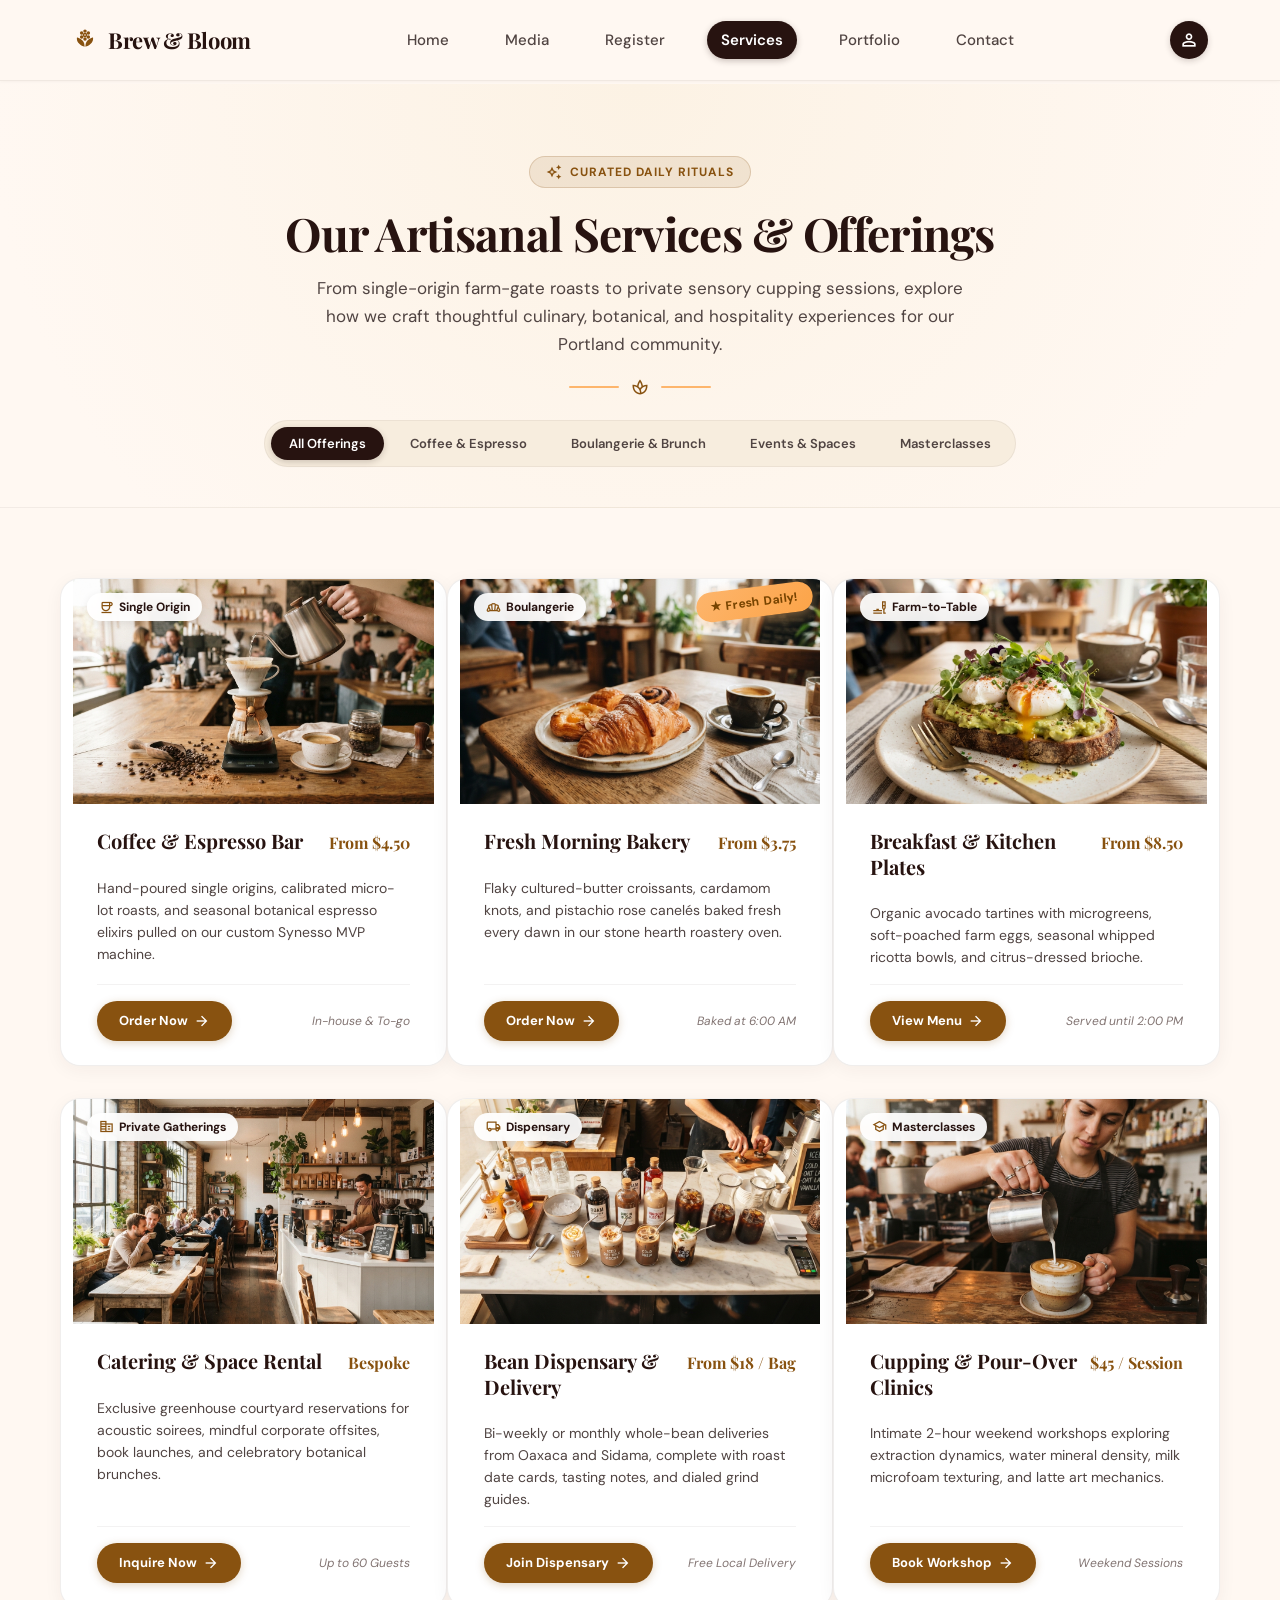
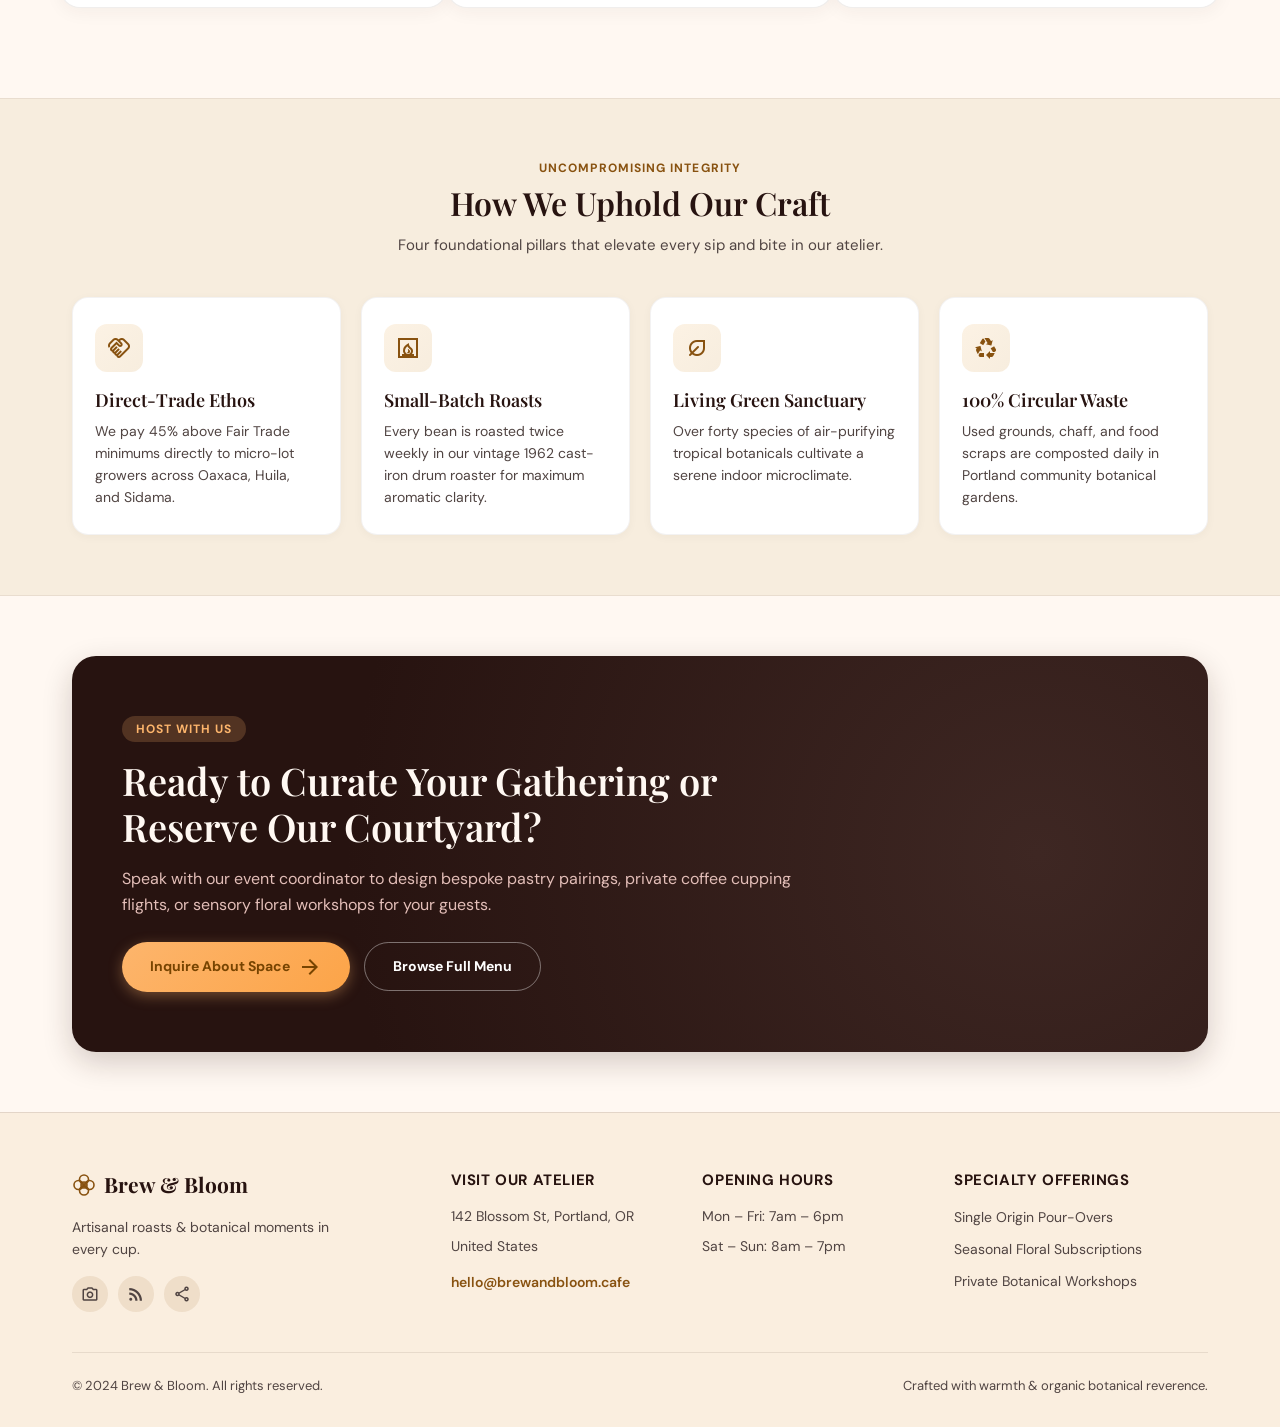
<file: App/services/services.html>
<!DOCTYPE html>
<html lang="en">

<head>
  <meta charset="utf-8">
  <meta name="viewport" content="width=device-width, initial-scale=1.0">
  <meta name="description"
    content="Brew &amp; Bloom Artisanal Services: Handcrafted single-origin espresso, morning boulangerie bakes, greenhouse catering, and barista workshops in Portland.">
  <title>Services &amp; Offerings — Brew &amp; Bloom</title>

  <link rel="preconnect" href="https://fonts.googleapis.com">
  <link rel="preconnect" href="https://fonts.gstatic.com" crossorigin>
  <link
    href="https://fonts.googleapis.com/css2?family=DM+Sans:ital,wght@0,400;0,500;0,600;0,700;1,400&family=Playfair+Display:ital,wght@0,600;0,700;1,400;1,600&display=swap"
    rel="stylesheet">
  <link
    href="https://fonts.googleapis.com/css2?family=Material+Symbols+Outlined:opsz,wght,FILL,GRAD@20..48,100..700,0..1,-50..200"
    rel="stylesheet">

  <link rel="stylesheet" href="services.css">
</head>

<body>

    <header id="site-header">
    <div class="site-container">
      <div class="header-inner">

        <a class="brand-logo" href="../home/home.html" aria-label="Brew &amp; Bloom Home">
          <svg class="brand-icon" viewBox="0 0 24 24" fill="currentColor">
            <circle cx="12" cy="3.8" r="1.6"></circle>
            <circle cx="15.1" cy="5.6" r="1.6"></circle>
            <circle cx="15.1" cy="9.2" r="1.6"></circle>
            <circle cx="12" cy="11" r="1.6"></circle>
            <circle cx="8.9" cy="9.2" r="1.6"></circle>
            <circle cx="8.9" cy="5.6" r="1.6"></circle>
            <circle cx="12" cy="7.4" r="1.4" fill="none" stroke="currentColor" stroke-width="1.3"></circle>
            <path d="M11.6 18.2C11.6 18.2 8.2 17.4 5.8 14.5C4.1 12.5 4.6 9.8 4.6 9.8C4.6 9.8 7.3 10.2 9.9 12.7C11.1 14 11.6 15.9 11.6 18.2Z"></path>
            <path d="M12.4 18.2C12.4 18.2 15.8 17.4 18.2 14.5C19.9 12.5 19.4 9.8 19.4 9.8C19.4 9.8 16.7 10.2 14.1 12.7C12.9 14 12.4 15.9 12.4 18.2Z"></path>
          </svg>
          <span class="brand-name">Brew &amp; Bloom</span>
        </a>

        <nav class="desktop-nav" aria-label="Main Navigation">
          <a class="nav-link" href="../home/home.html">Home</a>
          <a class="nav-link" href="../media/media.html">Media</a>
          <a class="nav-link" href="../register/register.html">Register</a>
          <a class="nav-link active" aria-current="page" href="../services/services.html">Services</a>
          <a class="nav-link" href="../portfolio/portfolio.html">Portfolio</a>
          <a class="nav-link" href="../contact/contact.html">Contact</a>
        </nav>

        <div class="header-actions">
          <button class="account-btn" type="button" aria-label="User account">
            <span class="material-symbols-outlined">person</span>
          </button>
        </div>
      </div>
    </div>

    <nav class="mobile-nav-strip" aria-label="Mobile Navigation">
      <a class="nav-link" href="../home/home.html">Home</a>
      <a class="nav-link" href="../media/media.html">Media</a>
      <a class="nav-link" href="../register/register.html">Register</a>
      <a class="nav-link active" aria-current="page" href="../services/services.html">Services</a>
      <a class="nav-link" href="../portfolio/portfolio.html">Portfolio</a>
      <a class="nav-link" href="../contact/contact.html">Contact</a>
    </nav>
  </header>

  <main id="main-content">

    <section id="services-hero">
      <div class="site-container">
        <div class="hero-center-box">

          <div class="hero-badge">
            <span class="material-symbols-outlined hero-badge-icon">temp_preferences_custom</span>
            <span class="hero-badge-text">Curated Daily Rituals</span>
          </div>

          <h1 class="hero-title">Our Artisanal Services &amp; Offerings</h1>

          <p class="hero-description">
            From single-origin farm-gate roasts to private sensory cupping sessions, explore how we craft thoughtful
            culinary, botanical, and hospitality experiences for our Portland community.
          </p>

          <div class="hero-flourish">
            <span class="flourish-bar"></span>
            <span class="material-symbols-outlined flourish-icon">spa</span>
            <span class="flourish-bar"></span>
          </div>

          <div class="service-filters" role="tablist" aria-label="Service categories">
            <button class="filter-pill active" data-filter="all" type="button">All Offerings</button>
            <button class="filter-pill" data-filter="coffee" type="button">Coffee &amp; Espresso</button>
            <button class="filter-pill" data-filter="boulangerie" type="button">Boulangerie &amp; Brunch</button>
            <button class="filter-pill" data-filter="events" type="button">Events &amp; Spaces</button>
            <button class="filter-pill" data-filter="masterclasses" type="button">Masterclasses</button>
          </div>

        </div>
      </div>
    </section>

    <section id="services-grid-section">
      <div class="site-container">

        <div class="services-flex-row">

          <article class="service-card" data-category="coffee">
            <div class="card-visual">
              <img src="../../assets/images/service-coffee.png"
                alt="Artisanal pour over coffee brewing with kettle, dripper, and roasted coffee beans">
              <div class="visual-tag">
                <span class="material-symbols-outlined tag-icon">coffee</span>
                <span>Single Origin</span>
              </div>
            </div>
            <div class="card-content">
              <div class="card-meta-row">
                <h3 class="card-title">Coffee &amp; Espresso Bar</h3>
                <span class="card-price">From $4.50</span>
              </div>
              <p class="card-desc">
                Hand-poured single origins, calibrated micro-lot roasts, and seasonal botanical espresso elixirs pulled
                on
                our custom Synesso MVP machine.
              </p>
              <div class="card-footer">
                <a class="card-action-btn" href="../media/media.html">
                  <span>Order Now</span>
                  <span class="material-symbols-outlined btn-arrow">arrow_forward</span>
                </a>
                <span class="card-foot-note">In-house &amp; To-go</span>
              </div>
            </div>
          </article>

          <article class="service-card card-highlight" data-category="boulangerie">
            <div class="card-visual">
              <div class="tilted-badge-wrapper">
                <div class="tilted-badge">
                  <span>★ Fresh Daily!</span>
                </div>
              </div>
              <img src="../../assets/images/service-bakery.png"
                alt="Golden flaky buttery French croissants and freshly baked artisan pastries on ceramic plates">
              <div class="visual-tag">
                <span class="material-symbols-outlined tag-icon">bakery_dining</span>
                <span>Boulangerie</span>
              </div>
            </div>
            <div class="card-content">
              <div class="card-meta-row">
                <h3 class="card-title">Fresh Morning Bakery</h3>
                <span class="card-price">From $3.75</span>
              </div>
              <p class="card-desc">
                Flaky cultured-butter croissants, cardamom knots, and pistachio rose canelés baked fresh every dawn in
                our
                stone hearth roastery oven.
              </p>
              <div class="card-footer">
                <a class="card-action-btn" href="../media/media.html">
                  <span>Order Now</span>
                  <span class="material-symbols-outlined btn-arrow">arrow_forward</span>
                </a>
                <span class="card-foot-note">Baked at 6:00 AM</span>
              </div>
            </div>
          </article>

          <article class="service-card" data-category="boulangerie">
            <div class="card-visual">
              <img src="../../assets/images/service-brunch.png"
                alt="Gourmet cafe avocado toast with poached eggs and microgreens on rustic sourdough">
              <div class="visual-tag">
                <span class="material-symbols-outlined tag-icon">brunch_dining</span>
                <span>Farm-to-Table</span>
              </div>
            </div>
            <div class="card-content">
              <div class="card-meta-row">
                <h3 class="card-title">Breakfast &amp; Kitchen Plates</h3>
                <span class="card-price">From $8.50</span>
              </div>
              <p class="card-desc">
                Organic avocado tartines with microgreens, soft-poached farm eggs, seasonal whipped ricotta bowls, and
                citrus-dressed brioche.
              </p>
              <div class="card-footer">
                <a class="card-action-btn" href="../media/media.html">
                  <span>View Menu</span>
                  <span class="material-symbols-outlined btn-arrow">arrow_forward</span>
                </a>
                <span class="card-foot-note">Served until 2:00 PM</span>
              </div>
            </div>
          </article>

          <article class="service-card" data-category="events">
            <div class="card-visual">
              <img src="../../assets/images/service-catering.png"
                alt="Warm cozy botanical cafe interior with sunlight streaming through large greenhouse windows">
              <div class="visual-tag">
                <span class="material-symbols-outlined tag-icon">corporate_fare</span>
                <span>Private Gatherings</span>
              </div>
            </div>
            <div class="card-content">
              <div class="card-meta-row">
                <h3 class="card-title">Catering &amp; Space Rental</h3>
                <span class="card-price">Bespoke</span>
              </div>
              <p class="card-desc">
                Exclusive greenhouse courtyard reservations for acoustic soirees, mindful corporate offsites, book
                launches, and celebratory botanical brunches.
              </p>
              <div class="card-footer">
                <a class="card-action-btn" href="../contact/contact.html">
                  <span>Inquire Now</span>
                  <span class="material-symbols-outlined btn-arrow">arrow_forward</span>
                </a>
                <span class="card-foot-note">Up to 60 Guests</span>
              </div>
            </div>
          </article>

          <article class="service-card" data-category="coffee">
            <div class="card-visual">
              <img src="../../assets/images/media-cold-brew.png"
                alt="Counter shot showing various specialty iced coffees and craft cold brew infusions">
              <div class="visual-tag">
                <span class="material-symbols-outlined tag-icon">local_shipping</span>
                <span>Dispensary</span>
              </div>
            </div>
            <div class="card-content">
              <div class="card-meta-row">
                <h3 class="card-title">Bean Dispensary &amp; Delivery</h3>
                <span class="card-price">From $18 / Bag</span>
              </div>
              <p class="card-desc">
                Bi-weekly or monthly whole-bean deliveries from Oaxaca and Sidama, complete with roast date cards,
                tasting
                notes, and dialed grind guides.
              </p>
              <div class="card-footer">
                <a class="card-action-btn" href="../register/register.html">
                  <span>Join Dispensary</span>
                  <span class="material-symbols-outlined btn-arrow">arrow_forward</span>
                </a>
                <span class="card-foot-note">Free Local Delivery</span>
              </div>
            </div>
          </article>

          <article class="service-card" data-category="masterclasses">
            <div class="card-visual">
              <img src="../../assets/images/service-workshop.png"
                alt="Artisan barista pouring delicate latte art rosette into ceramic mug on wooden counter">
              <div class="visual-tag">
                <span class="material-symbols-outlined tag-icon">school</span>
                <span>Masterclasses</span>
              </div>
            </div>
            <div class="card-content">
              <div class="card-meta-row">
                <h3 class="card-title">Cupping &amp; Pour-Over Clinics</h3>
                <span class="card-price">$45 / Session</span>
              </div>
              <p class="card-desc">
                Intimate 2-hour weekend workshops exploring extraction dynamics, water mineral density, milk microfoam
                texturing, and latte art mechanics.
              </p>
              <div class="card-footer">
                <a class="card-action-btn" href="../contact/contact.html">
                  <span>Book Workshop</span>
                  <span class="material-symbols-outlined btn-arrow">arrow_forward</span>
                </a>
                <span class="card-foot-note">Weekend Sessions</span>
              </div>
            </div>
          </article>

        </div>
      </div>
    </section>

    <section id="craft-standards-section">
      <div class="site-container">

        <div class="section-title-wrap">
          <span class="section-eyebrow">Uncompromising Integrity</span>
          <h2 class="section-heading">How We Uphold Our Craft</h2>
          <p class="section-sub">Four foundational pillars that elevate every sip and bite in our atelier.</p>
        </div>

        <div class="standards-flex-row">
          <div class="standard-item">
            <div class="standard-icon-box">
              <span class="material-symbols-outlined">handshake</span>
            </div>
            <h4 class="standard-title">Direct-Trade Ethos</h4>
            <p class="standard-text">
              We pay 45% above Fair Trade minimums directly to micro-lot growers across Oaxaca, Huila, and Sidama.
            </p>
          </div>

          <div class="standard-item">
            <div class="standard-icon-box">
              <span class="material-symbols-outlined">fireplace</span>
            </div>
            <h4 class="standard-title">Small-Batch Roasts</h4>
            <p class="standard-text">
              Every bean is roasted twice weekly in our vintage 1962 cast-iron drum roaster for maximum aromatic
              clarity.
            </p>
          </div>

          <div class="standard-item">
            <div class="standard-icon-box">
              <span class="material-symbols-outlined">nest_eco_leaf</span>
            </div>
            <h4 class="standard-title">Living Green Sanctuary</h4>
            <p class="standard-text">
              Over forty species of air-purifying tropical botanicals cultivate a serene indoor microclimate.
            </p>
          </div>

          <div class="standard-item">
            <div class="standard-icon-box">
              <span class="material-symbols-outlined">recycling</span>
            </div>
            <h4 class="standard-title">100% Circular Waste</h4>
            <p class="standard-text">
              Used grounds, chaff, and food scraps are composted daily in Portland community botanical gardens.
            </p>
          </div>
        </div>

      </div>
    </section>

    <section id="services-cta-section">
      <div class="site-container">
        <div class="cta-banner-card">
          <div class="cta-content">
            <span class="cta-pill">Host with Us</span>
            <h2 class="cta-title">Ready to Curate Your Gathering or Reserve Our Courtyard?</h2>
            <p class="cta-text">
              Speak with our event coordinator to design bespoke pastry pairings, private coffee cupping flights, or
              sensory floral workshops for your guests.
            </p>
            <div class="cta-btn-group">
              <a class="btn btn-primary" href="../contact/contact.html">
                <span>Inquire About Space</span>
                <span class="material-symbols-outlined">arrow_forward</span>
              </a>
              <a class="btn btn-secondary" href="../media/media.html">
                <span>Browse Full Menu</span>
              </a>
            </div>
          </div>
        </div>
      </div>
    </section>

  </main>

  <footer id="site-footer">
    <div class="site-container">
      <div class="footer-top-grid">

        <div class="footer-col footer-col-brand">
          <div class="footer-logo-row">
            <svg fill="none" stroke="currentColor" stroke-linecap="round" stroke-linejoin="round" stroke-width="1.6"
              viewBox="0 0 24 24">
              <circle cx="12" cy="12" r="3"></circle>
              <path d="M12 2a4.5 4.5 0 0 0-4.5 4.5c0 3 4.5 5.5 4.5 5.5s4.5-2.5 4.5-5.5A4.5 4.5 0 0 0 12 2z"></path>
              <path d="M12 22a4.5 4.5 0 0 1-4.5-4.5c0-3 4.5-5.5 4.5-5.5s4.5 2.5 4.5 5.5A4.5 4.5 0 0 1 12 22z"></path>
              <path d="M2 12a4.5 4.5 0 0 0 4.5 4.5c3 0 5.5-4.5 5.5-4.5s-2.5-4.5-5.5-4.5A4.5 4.5 0 0 0 2 12z"></path>
              <path d="M22 12a4.5 4.5 0 0 1-4.5 4.5c-3 0-5.5-4.5-5.5-4.5s2.5-4.5 5.5-4.5A4.5 4.5 0 0 1 22 12z"></path>
            </svg>
            <span class="footer-brand-name">Brew &amp; Bloom</span>
          </div>
          <p class="footer-brand-desc">
            Artisanal roasts &amp; botanical moments in every cup.
          </p>
          <div class="footer-social-row">
            <a href="#" class="social-icon" aria-label="Instagram">
              <span class="material-symbols-outlined">photo_camera</span>
            </a>
            <a href="#" class="social-icon" aria-label="Journal">
              <span class="material-symbols-outlined">rss_feed</span>
            </a>
            <a href="#" class="social-icon" aria-label="Share">
              <span class="material-symbols-outlined">share</span>
            </a>
          </div>
        </div>

        <div class="footer-col footer-col-info">
          <h4 class="footer-heading">Visit Our Atelier</h4>
          <p class="footer-text">142 Blossom St, Portland, OR</p>
          <p class="footer-text">United States</p>
          <p class="footer-text footer-text-spacer">hello@brewandbloom.cafe</p>
        </div>

        <div class="footer-col footer-col-info">
          <h4 class="footer-heading">Opening Hours</h4>
          <p class="footer-text">Mon – Fri: 7am – 6pm</p>
          <p class="footer-text">Sat – Sun: 8am – 7pm</p>
        </div>

        <div class="footer-col footer-col-info">
          <h4 class="footer-heading">Specialty Offerings</h4>
          <ul class="footer-links-list">
            <li><a href="../media/media.html">Single Origin Pour-Overs</a></li>
            <li><a href="../services/services.html">Seasonal Floral Subscriptions</a></li>
            <li><a href="../services/services.html">Private Botanical Workshops</a></li>
          </ul>
        </div>

      </div>

      <div class="footer-bottom-bar">
        <span>&copy; 2024 Brew &amp; Bloom. All rights reserved.</span>
        <span>Crafted with warmth &amp; organic botanical reverence.</span>
      </div>

    </div>
  </footer>

  <script src="services.js"></script>
</body>

</html>
</file>
<file: App/contact/contact.css>
*,
*::before,
*::after {
  box-sizing: border-box;
  margin: 0;
  padding: 0;
}

:root {
  --bg-page: #fff8f2;
  --bg-surface: #ffffff;
  --bg-container: #f7edde;
  --bg-container-low: #fcf2e4;
  --text-primary: #271310;
  --text-secondary: #504442;
  --text-muted: #827472;
  --brand-accent: #885210;
  --brand-caramel: #fdb56c;
  --border-subtle: rgba(62, 39, 35, 0.08);
  --border-strong: rgba(62, 39, 35, 0.16);
  --header-bg: rgba(255, 248, 242, 0.95);
  --card-shadow: 0 4px 18px rgba(62, 39, 35, 0.05);
}

body.dark-theme {
  --bg-page: #191413;
  --bg-surface: #241d1b;
  --bg-container: #2f2522;
  --bg-container-low: #3a2e2a;
  --text-primary: #fff8f2;
  --text-secondary: #d3c3c0;
  --text-muted: #a69896;
  --brand-accent: #fdb56c;
  --brand-caramel: #ffb870;
  --border-subtle: rgba(255, 255, 255, 0.08);
  --border-strong: rgba(255, 255, 255, 0.18);
  --header-bg: rgba(25, 20, 19, 0.96);
  --card-shadow: 0 6px 24px rgba(0, 0, 0, 0.4);
}

html {
  font-size: 16px;
  scroll-behavior: smooth;
  -webkit-text-size-adjust: 100%;
}

body {
  font-size: 16px;
  line-height: 1.5;
  color: var(--text-primary);
  background-color: var(--bg-page);
  cursor: default;
  overflow-x: hidden;
  transition: background-color 0.3s ease, color 0.3s ease;
}

h1,
h2,
h3,
h4,
h5,
h6 {
  font-family: 'Playfair Display', Georgia, 'Times New Roman', serif;
  color: var(--text-primary);
  font-weight: 600;
  line-height: 1.25;
}

p {
  margin-bottom: 0;
  line-height: 1.6;
  color: var(--text-secondary);
}

a {
  color: inherit;
  text-decoration: none;
  transition: color 0.2s ease, background-color 0.2s ease, transform 0.2s ease;
}

img {
  max-width: 100%;
  height: auto;
  display: block;
}

ul,
ol {
  list-style: none;
}

button,
input,
select,
textarea {
  font-family: 'DM Sans', -apple-system, BlinkMacSystemFont, 'Segoe UI', Roboto, sans-serif;
  font-size: 15px;
}

.material-symbols-outlined {
  font-variation-settings: 'FILL' 0, 'wght' 400, 'GRAD' 0, 'opsz' 24;
  display: inline-flex;
  align-items: center;
  justify-content: center;
  vertical-align: middle;
  line-height: 1;
}

.site-container {
  width: 100%;
  max-width: 1200px;
  margin-left: auto;
  margin-right: auto;
  padding-left: 16px;
  padding-right: 16px;
}

@media (min-width: 768px) {
  .site-container {
    padding-left: 24px;
    padding-right: 24px;
  }
}

@media (min-width: 1024px) {
  .site-container {
    padding-left: 32px;
    padding-right: 32px;
  }
}

#site-header {
  position: fixed;
  top: 0;
  left: 0;
  right: 0;
  width: 100%;
  z-index: 1000;
  background-color: rgba(255, 248, 242, 0.94);
  backdrop-filter: blur(12px);
  -webkit-backdrop-filter: blur(12px);
  border-bottom: 1px solid rgba(62, 39, 35, 0.08);
  box-shadow: 0 1px 3px rgba(62, 39, 35, 0.04);
}

.header-inner {
  display: flex;
  align-items: center;
  justify-content: space-between;
  height: 72px;
}

@media (min-width: 1024px) {
  .header-inner {
    height: 80px;
  }
}

.brand-logo {
  display: flex;
  align-items: center;
  gap: 10px;
  text-decoration: none;
}

.brand-icon {
  width: 26px;
  height: 26px;
  color: #885210;
  flex-shrink: 0;
  transition: transform 0.3s ease;
}

.brand-logo:hover .brand-icon {
  transform: rotate(15deg);
}

.brand-name {
  font-family: 'Playfair Display', Georgia, 'Times New Roman', serif;
  font-size: 22px;
  font-weight: 700;
  letter-spacing: -0.02em;
  color: #271310;
}

.desktop-nav {
  display: none;
  align-items: center;
  gap: 28px;
}

@media (min-width: 1024px) {
  .desktop-nav {
    display: flex;
  }
}

.nav-link {
  font-size: 15px;
  font-weight: 500;
  color: #504442;
  padding: 8px 14px;
  border-radius: 9999px;
  transition: all 0.2s ease;
  display: inline-block;
  text-decoration: none;
}

.nav-link:hover {
  color: #271310;
  background-color: rgba(136, 82, 16, 0.08);
}

.nav-link.active,
.nav-link[aria-current="page"] {
  color: #ffffff !important;
  background-color: #271310 !important;
  font-weight: 600;
  box-shadow: 0 2px 6px rgba(39, 19, 16, 0.25);
}

.header-actions {
  display: flex;
  align-items: center;
  gap: 12px;
}

.account-btn {
  width: 38px;
  height: 38px;
  border-radius: 50%;
  background-color: #271310;
  color: #ffffff;
  border: none;
  display: flex;
  align-items: center;
  justify-content: center;
  cursor: pointer;
  transition: all 0.2s ease;
  box-shadow: 0 2px 6px rgba(39, 19, 16, 0.2);
}

.account-btn:hover {
  background-color: #885210;
  transform: scale(1.05);
}

.account-btn .material-symbols-outlined {
  font-size: 20px;
}

.mobile-nav-strip {
  display: flex;
  align-items: center;
  gap: 8px;
  padding: 8px 16px;
  overflow-x: auto;
  border-top: 1px solid rgba(62, 39, 35, 0.06);
  background-color: rgba(255, 248, 242, 0.98);
  scrollbar-width: none;
}

.mobile-nav-strip::-webkit-scrollbar {
  display: none;
}

@media (min-width: 1024px) {
  .mobile-nav-strip {
    display: none;
  }
}

.mobile-nav-strip .nav-link {
  font-size: 13px;
  padding: 6px 12px;
  white-space: nowrap;
}

#main-content {
  padding-top: 76px;
  background-color: var(--bg-page);
  transition: background-color 0.3s ease;
}

@media (min-width: 1024px) {
  #main-content {
    padding-top: 82px;
  }
}

#contact-intro {
  padding: 44px 0 28px;
  border-bottom: 1px solid var(--border-subtle);
  background: radial-gradient(circle at 50% 0%, var(--bg-container-low) 0%, var(--bg-page) 90%);
}

@media (min-width: 768px) {
  #contact-intro {
    padding: 60px 0 36px;
  }
}

.intro-grid {
  display: flex;
  flex-direction: column;
  gap: 18px;
}

@media (min-width: 1024px) {
  .intro-grid {
    flex-direction: row;
    align-items: flex-end;
    justify-content: space-between;
    gap: 40px;
  }
}

.intro-title-col {
  max-width: 600px;
}

.intro-pill {
  display: inline-flex;
  align-items: center;
  gap: 6px;
  font-size: 12px;
  font-weight: 700;
  text-transform: uppercase;
  letter-spacing: 0.08em;
  color: var(--brand-accent);
  margin-bottom: 10px;
}

.intro-pill .material-symbols-outlined {
  font-size: 16px;
}

.intro-heading {
  font-size: 34px;
  line-height: 42px;
  letter-spacing: -0.015em;
  color: var(--text-primary);
  font-weight: 700;
}

@media (min-width: 768px) {
  .intro-heading {
    font-size: 46px;
    line-height: 54px;
  }
}

.intro-desc-col {
  max-width: 500px;
}

.intro-lead {
  font-size: 16px;
  line-height: 26px;
  color: var(--text-secondary);
}

#contact-split-section {
  padding: 40px 0 80px;
}

.split-layout {
  display: grid;
  grid-template-columns: 1fr;
  gap: 36px;
  align-items: start;
}

@media (min-width: 1024px) {
  .split-layout {
    grid-template-columns: 7fr 5fr;
    gap: 40px;
  }
}

.left-content-col {
  display: flex;
  flex-direction: column;
  gap: 32px;
}

.story-sanctuary-card {
  background-color: var(--bg-surface);
  border-radius: 20px;
  padding: 32px 28px;
  border: 1px solid var(--border-subtle);
  box-shadow: var(--card-shadow);
  display: flex;
  flex-direction: column;
  gap: 14px;
}

.eyebrow-tag {
  display: inline-flex;
  align-items: center;
  gap: 6px;
  color: var(--brand-accent);
  font-size: 12px;
  font-weight: 700;
  text-transform: uppercase;
  letter-spacing: 0.08em;
}

.eyebrow-tag .material-symbols-outlined {
  font-size: 16px;
}

.card-heading {
  font-size: 26px;
  line-height: 34px;
  color: var(--text-primary);
}

.card-body-p {
  font-size: 15px;
  line-height: 25px;
  color: var(--text-secondary);
}

.ethos-stats-grid {
  display: grid;
  grid-template-columns: repeat(3, 1fr);
  gap: 14px;
  padding-top: 14px;
  margin-top: 6px;
  border-top: 1px solid var(--border-subtle);
}

.stat-box {
  background-color: var(--bg-container-low);
  padding: 14px 10px;
  border-radius: 12px;
  text-align: center;
  display: flex;
  flex-direction: column;
  gap: 2px;
}

.stat-number {
  font-family: 'Playfair Display', Georgia, serif;
  font-size: 24px;
  font-weight: 700;
  color: var(--brand-accent);
}

.stat-label {
  font-size: 11px;
  font-weight: 600;
  color: var(--text-secondary);
  text-transform: uppercase;
  letter-spacing: 0.04em;
}

.team-section {
  display: flex;
  flex-direction: column;
  gap: 18px;
}

.team-header-row {
  display: flex;
  align-items: center;
  justify-content: space-between;
}

.section-tag {
  font-size: 12px;
  font-weight: 700;
  text-transform: uppercase;
  letter-spacing: 0.08em;
  color: var(--brand-accent);
  display: block;
  margin-bottom: 2px;
}

.team-title {
  font-size: 24px;
  line-height: 30px;
  color: var(--text-primary);
}

.team-badge {
  font-size: 12px;
  font-weight: 700;
  color: var(--brand-accent);
  background-color: var(--bg-container);
  padding: 4px 12px;
  border-radius: 9999px;
}

.team-cards-row {
  display: grid;
  grid-template-columns: 1fr;
  gap: 16px;
}

@media (min-width: 640px) {
  .team-cards-row {
    grid-template-columns: repeat(3, 1fr);
  }
}

.barista-card {
  background-color: var(--bg-surface);
  border-radius: 16px;
  overflow: hidden;
  border: 1px solid var(--border-subtle);
  box-shadow: var(--card-shadow);
  display: flex;
  flex-direction: column;
  transition: transform 0.25s ease, box-shadow 0.25s ease;
}

.barista-card:hover {
  transform: translateY(-4px);
  box-shadow: 0 10px 24px rgba(62, 39, 35, 0.1);
}

.barista-photo-frame {
  position: relative;
  width: 100%;
  aspect-ratio: 1 / 1;
  overflow: hidden;
  background-color: var(--bg-container);
}

.barista-photo-frame img {
  width: 100%;
  height: 100%;
  object-fit: cover;
  transition: transform 0.5s ease;
}

.barista-card:hover .barista-photo-frame img {
  transform: scale(1.06);
}

.barista-role-badge {
  position: absolute;
  top: 10px;
  right: 10px;
  background-color: rgba(39, 19, 16, 0.85);
  backdrop-filter: blur(4px);
  color: #fff8f2;
  font-size: 10px;
  font-weight: 700;
  letter-spacing: 0.06em;
  padding: 3px 8px;
  border-radius: 9999px;
}

.barista-info {
  padding: 16px;
  display: flex;
  flex-direction: column;
  justify-content: space-between;
  flex: 1;
  gap: 6px;
}

.barista-name {
  font-size: 16px;
  line-height: 22px;
  color: var(--text-primary);
  font-weight: 700;
}

.barista-title {
  font-size: 12px;
  font-weight: 600;
  color: var(--brand-accent);
}

.barista-bio {
  font-size: 12px;
  line-height: 18px;
  color: var(--text-secondary);
}

.barista-social {
  display: flex;
  align-items: center;
  gap: 5px;
  font-size: 11px;
  font-weight: 700;
  color: var(--brand-accent);
  padding-top: 10px;
  margin-top: 6px;
  border-top: 1px solid var(--border-subtle);
}

.barista-social .material-symbols-outlined {
  font-size: 14px;
}

.contact-info-grid {
  display: grid;
  grid-template-columns: 1fr;
  gap: 16px;
}

@media (min-width: 640px) {
  .contact-info-grid {
    grid-template-columns: repeat(2, 1fr);
  }
}

.info-card {
  background-color: var(--bg-surface);
  border-radius: 14px;
  padding: 20px;
  border: 1px solid var(--border-subtle);
  box-shadow: var(--card-shadow);
  display: flex;
  align-items: flex-start;
  gap: 14px;
  transition: transform 0.2s ease;
}

.info-card:hover {
  transform: translateY(-2px);
}

.info-icon-badge {
  width: 44px;
  height: 44px;
  border-radius: 12px;
  background-color: var(--bg-container);
  color: var(--brand-accent);
  display: flex;
  align-items: center;
  justify-content: center;
  flex-shrink: 0;
}

.info-icon-badge .material-symbols-outlined {
  font-size: 22px;
}

.info-title {
  font-size: 14px;
  font-weight: 700;
  color: var(--text-primary);
  margin-bottom: 2px;
}

.info-text {
  font-size: 13px;
  color: var(--text-secondary);
}

.info-sub {
  font-size: 12px;
  color: var(--text-muted);
}

.map-card {
  background-color: var(--bg-surface);
  border-radius: 18px;
  overflow: hidden;
  border: 1px solid var(--border-subtle);
  box-shadow: var(--card-shadow);
}

.map-frame {
  position: relative;
  width: 100%;
  aspect-ratio: 16 / 9;
  overflow: hidden;
  background-color: var(--bg-container);
}

.map-frame img {
  width: 100%;
  height: 100%;
  object-fit: cover;
}

.map-overlay-badge {
  position: absolute;
  bottom: 12px;
  left: 12px;
  background-color: rgba(39, 19, 16, 0.9);
  color: #fff8f2;
  font-size: 12px;
  font-weight: 700;
  padding: 6px 14px;
  border-radius: 9999px;
  display: inline-flex;
  align-items: center;
  gap: 6px;
  backdrop-filter: blur(6px);
}

.map-overlay-badge .material-symbols-outlined {
  font-size: 16px;
  color: var(--brand-caramel);
}

.map-caption {
  padding: 14px 18px;
  display: flex;
  align-items: center;
  gap: 10px;
  font-size: 13px;
  color: var(--text-secondary);
}

.icon-pin {
  color: var(--brand-accent);
  font-size: 20px;
  flex-shrink: 0;
}

.form-wrapper-card {
  background-color: var(--bg-surface);
  border-radius: 20px;
  padding: 32px 24px;
  border: 1px solid var(--border-subtle);
  box-shadow: 0 10px 30px rgba(62, 39, 35, 0.08);
  position: sticky;
  top: 100px;
}

@media (min-width: 640px) {
  .form-wrapper-card {
    padding: 36px 30px;
  }
}

.form-header {
  margin-bottom: 24px;
}

.form-eyebrow {
  font-size: 12px;
  font-weight: 700;
  text-transform: uppercase;
  letter-spacing: 0.08em;
  color: var(--brand-accent);
  display: block;
  margin-bottom: 4px;
}

.form-title {
  font-size: 24px;
  line-height: 32px;
  color: var(--text-primary);
  margin-bottom: 6px;
}

.form-subtitle {
  font-size: 13px;
  line-height: 20px;
  color: var(--text-secondary);
}

#contactForm {
  display: flex;
  flex-direction: column;
  gap: 18px;
}

.form-group {
  display: flex;
  flex-direction: column;
  gap: 6px;
}

.form-group label,
.field-label-text {
  font-size: 13px;
  font-weight: 700;
  color: var(--text-primary);
}

.label-row {
  display: flex;
  align-items: center;
  justify-content: space-between;
}

.required-star {
  color: #ba1a1a;
  font-weight: 700;
}

.validation-status-pill {
  font-size: 11px;
  font-weight: 700;
  color: #2e7d32;
  background-color: rgba(46, 125, 50, 0.12);
  padding: 2px 8px;
  border-radius: 4px;
}

.input-wrapper,
.select-wrapper {
  position: relative;
  display: flex;
  align-items: center;
}

.input-icon {
  position: absolute;
  left: 14px;
  color: var(--text-muted);
  font-size: 18px;
  pointer-events: none;
}

.check-icon {
  position: absolute;
  right: 14px;
  color: #2e7d32;
  font-size: 18px;
}

.input-field,
.select-field,
.textarea-field {
  width: 100%;
  height: 46px;
  padding: 10px 14px 10px 42px;
  border-radius: 10px;
  border: 1px solid var(--border-strong);
  background-color: var(--bg-surface);
  color: var(--text-primary);
  outline: none;
  font-size: 14px;
  transition: border-color 0.2s ease, box-shadow 0.2s ease;
}

.input-field:focus,
.select-field:focus,
.textarea-field:focus {
  border-color: var(--brand-accent);
  box-shadow: 0 0 0 3px rgba(136, 82, 16, 0.18);
}

.input-field.valid-field {
  border: 2px solid #2e7d32;
  background-color: rgba(46, 125, 50, 0.04);
  padding-right: 42px;
}

.field-feedback-text {
  display: flex;
  align-items: center;
  gap: 4px;
  font-size: 12px;
  margin-top: 2px;
}

.field-feedback-text.text-valid {
  color: #2e7d32;
}

.field-feedback-text .material-symbols-outlined {
  font-size: 14px;
}

.select-field {
  appearance: none;
  cursor: pointer;
}

.select-arrow {
  position: absolute;
  right: 14px;
  color: var(--text-muted);
  pointer-events: none;
  font-size: 18px;
}

.radio-row {
  display: flex;
  align-items: center;
  gap: 16px;
  padding: 6px 0;
}

.radio-label {
  display: flex;
  align-items: center;
  gap: 6px;
  cursor: pointer;
  font-size: 13px;
  color: var(--text-secondary);
}

.radio-label input {
  accent-color: var(--brand-accent);
  cursor: pointer;
}

.textarea-field {
  height: auto;
  padding: 12px 14px;
  resize: vertical;
  min-height: 90px;
}

.char-count {
  font-size: 11px;
  color: var(--text-muted);
}

.consent-group {
  padding: 4px 0;
}

.checkbox-label {
  display: flex;
  align-items: flex-start;
  gap: 10px;
  cursor: pointer;
  font-size: 13px;
  line-height: 1.45;
  color: var(--text-secondary);
}

.checkbox-label input {
  margin-top: 2px;
  accent-color: var(--brand-accent);
  cursor: pointer;
  flex-shrink: 0;
}

.checkbox-label a {
  color: var(--brand-accent);
  text-decoration: underline;
}

.form-actions-row {
  display: flex;
  align-items: center;
  justify-content: space-between;
  gap: 12px;
  padding-top: 10px;
  border-top: 1px solid var(--border-subtle);
}

.btn-clear {
  display: inline-flex;
  align-items: center;
  gap: 6px;
  padding: 10px 18px;
  border-radius: 9999px;
  border: 1px solid var(--border-strong);
  color: var(--text-secondary);
  font-size: 13px;
  font-weight: 600;
  cursor: pointer;
  transition: all 0.2s ease;
}

.btn-clear:hover {
  background-color: var(--bg-container);
  color: var(--text-primary);
}

.btn-submit {
  display: inline-flex;
  align-items: center;
  gap: 8px;
  padding: 12px 28px;
  border-radius: 9999px;
  border: none;
  background-color: var(--brand-accent);
  color: #ffffff;
  font-size: 14px;
  font-weight: 700;
  cursor: pointer;
  box-shadow: 0 4px 14px rgba(136, 82, 16, 0.3);
  transition: all 0.2s ease;
}

.btn-submit:hover {
  background-color: #271310;
  transform: translateY(-2px);
  box-shadow: 0 6px 18px rgba(39, 19, 16, 0.35);
}

body.dark-theme .btn-submit:hover {
  background-color: #fdb56c;
  color: #271310;
}

.btn-submit .material-symbols-outlined {
  font-size: 16px;
  transition: transform 0.2s ease;
}

.btn-submit:hover .material-symbols-outlined {
  transform: translateX(4px);
}

.success-alert-card {
  margin-top: 20px;
  padding: 16px 20px;
  background-color: rgba(46, 125, 50, 0.1);
  border: 1px solid #2e7d32;
  border-radius: 14px;
  display: flex;
  align-items: flex-start;
  gap: 12px;
  animation: alertFadeIn 0.35s ease-out;
}

.success-alert-card.hidden {
  display: none;
}

@keyframes alertFadeIn {
  from { opacity: 0; transform: translateY(10px); }
  to { opacity: 1; transform: translateY(0); }
}

.alert-icon {
  width: 32px;
  height: 32px;
  border-radius: 50%;
  background-color: #2e7d32;
  color: #ffffff;
  display: flex;
  align-items: center;
  justify-content: center;
  flex-shrink: 0;
}

.alert-icon .material-symbols-outlined {
  font-size: 18px;
}

.alert-text h4 {
  font-size: 14px;
  font-weight: 700;
  color: #2e7d32;
  margin-bottom: 2px;
}

.alert-text p {
  font-size: 12px;
  line-height: 18px;
  color: var(--text-secondary);
}

#site-footer {
  width: 100%;
  background-color: var(--bg-container);
  color: var(--text-primary);
  border-top: 1px solid var(--border-strong);
  padding-top: 56px;
  padding-bottom: 32px;
  transition: background-color 0.3s ease;
}

.footer-top-grid {
  display: grid;
  grid-template-columns: 1fr;
  gap: 32px;
  margin-bottom: 40px;
}

@media (min-width: 640px) {
  .footer-top-grid {
    grid-template-columns: repeat(2, 1fr);
  }
}

@media (min-width: 1024px) {
  .footer-top-grid {
    grid-template-columns: 1.6fr 1fr 1fr 1.2fr;
    gap: 40px;
  }
}

.footer-col {
  display: flex;
  flex-direction: column;
}

.footer-col-brand {
  gap: 12px;
}

.footer-logo-row {
  display: flex;
  align-items: center;
  gap: 8px;
  margin-bottom: 4px;
}

.footer-logo-row svg {
  width: 24px;
  height: 24px;
  color: var(--brand-accent);
  flex-shrink: 0;
}

.footer-brand-name {
  font-family: 'Playfair Display', Georgia, 'Times New Roman', serif;
  font-size: 21px;
  font-weight: 700;
  color: var(--text-primary);
}

.footer-brand-desc {
  font-size: 14px;
  line-height: 22px;
  color: var(--text-secondary);
  max-width: 280px;
}

.footer-social-row {
  display: flex;
  align-items: center;
  gap: 10px;
  padding-top: 4px;
}

.social-icon {
  width: 36px;
  height: 36px;
  border-radius: 50%;
  background-color: var(--bg-surface);
  border: 1px solid var(--border-subtle);
  color: var(--text-secondary);
  display: flex;
  align-items: center;
  justify-content: center;
  transition: all 0.2s ease;
}

.social-icon:hover {
  background-color: var(--brand-accent);
  color: #ffffff;
  transform: translateY(-2px);
}

.social-icon .material-symbols-outlined {
  font-size: 18px;
}

.footer-col-info {
  gap: 8px;
}

.footer-heading {
  font-family: 'DM Sans', -apple-system, BlinkMacSystemFont, 'Segoe UI', Roboto, sans-serif;
  font-size: 15px;
  line-height: 22px;
  color: var(--text-primary);
  font-weight: 700;
  margin-bottom: 6px;
  text-transform: uppercase;
  letter-spacing: 0.04em;
}

.footer-text {
  font-size: 14px;
  line-height: 22px;
  color: var(--text-secondary);
}

.footer-text-spacer {
  padding-top: 6px;
  color: var(--brand-accent);
  font-weight: 600;
}

.footer-links-list {
  display: flex;
  flex-direction: column;
  gap: 8px;
}

.footer-links-list li a {
  font-size: 14px;
  line-height: 22px;
  color: var(--text-secondary);
  transition: all 0.2s ease;
  display: inline-block;
}

.footer-links-list li a:hover {
  color: var(--brand-accent);
  transform: translateX(4px);
}

.footer-bottom-bar {
  padding-top: 24px;
  border-top: 1px solid var(--border-strong);
  display: flex;
  flex-direction: column;
  align-items: center;
  justify-content: space-between;
  gap: 10px;
  color: var(--text-secondary);
  font-size: 13px;
  line-height: 18px;
  text-align: center;
}

@media (min-width: 640px) {
  .footer-bottom-bar {
    flex-direction: row;
    text-align: left;
  }
}

@media (prefers-reduced-motion: reduce) {
  *,
  *::before,
  *::after {
    animation-duration: 0.01ms !important;
    animation-iteration-count: 1 !important;
    transition-duration: 0.01ms !important;
    scroll-behavior: auto !important;
  }
}
</file>
<file: App/home/home.css>
*::before,
*::after {
  box-sizing: border-box;
  margin: 0;
  padding: 0;
}

html {
  font-size: 16px;
  scroll-behavior: smooth;
  -webkit-text-size-adjust: 100%;
}

body {
  font-family: 'DM Sans', -apple-system, BlinkMacSystemFont, 'Segoe UI', Roboto, sans-serif;
  font-size: 16px;
  line-height: 1.5;
  color: #1f1b13;
  background-color: #fff8f2;
  cursor: default;
  overflow-x: hidden;
}

h1,
h2,
h3,
h4,
h5,
h6 {
  font-family: 'Playfair Display', Georgia, 'Times New Roman', serif;
  color: #271310;
  font-weight: 600;
  line-height: 1.2;
}

p {
  margin-bottom: 0;
  line-height: 1.6;
  color: #504442;
}

a {
  color: inherit;
  text-decoration: none;
  transition: color 0.2s ease, background-color 0.2s ease, transform 0.2s ease;
}

img {
  max-width: 100%;
  height: auto;
  display: block;
}

ul,
ol {
  list-style: none;
}

button,
input,
select,
textarea {
  font-family: 'DM Sans', -apple-system, BlinkMacSystemFont, 'Segoe UI', Roboto, sans-serif;
  font-size: 16px;
}

button,
a,
[role="button"],
input[type="submit"],
input[type="reset"],
input[type="button"],
label[for],
select {
  cursor: pointer;
}

input[type="text"],
input[type="email"],
input[type="password"],
input[type="number"],
input[type="tel"],
input[type="url"],
input[type="search"],
input[type="date"],
input[type="time"],
textarea {
  cursor: text;
}

.material-symbols-outlined {
  font-variation-settings: 'FILL' 0, 'wght' 400, 'GRAD' 0, 'opsz' 24;
  display: inline-flex;
  align-items: center;
  justify-content: center;
  vertical-align: middle;
  line-height: 1;
}

.visually-hidden {
  position: absolute;
  width: 1px;
  height: 1px;
  padding: 0;
  margin: -1px;
  overflow: hidden;
  clip: rect(0, 0, 0, 0);
  white-space: nowrap;
  border: 0;
}

.d-block {
  display: block;
}

.d-inline-block {
  display: inline-block;
}

.d-inline {
  display: inline;
}

.float-left {
  float: left;
}

.float-right {
  float: right;
}

.clear-both {
  clear: both;
}

.clearfix::after {
  content: "";
  display: table;
  clear: both;
}

.site-container {
  max-width: 1200px;
  margin-left: auto;
  margin-right: auto;
  padding-left: 16px;
  padding-right: 16px;
}

@media (min-width: 1024px) {
  .site-container {
    padding-left: 32px;
    padding-right: 32px;
  }
}

#site-header {
  position: fixed;
  top: 0;
  left: 0;
  right: 0;
  width: 100%;
  z-index: 1000;
  background-color: rgba(255, 248, 242, 0.94);
  backdrop-filter: blur(12px);
  -webkit-backdrop-filter: blur(12px);
  border-bottom: 1px solid rgba(62, 39, 35, 0.08);
  box-shadow: 0 1px 3px rgba(62, 39, 35, 0.04);
}

.header-inner {
  display: flex;
  align-items: center;
  justify-content: space-between;
  height: 72px;
}

@media (min-width: 1024px) {
  .header-inner {
    height: 80px;
  }
}

.brand-logo {
  display: flex;
  align-items: center;
  gap: 10px;
  text-decoration: none;
}

.brand-icon {
  width: 26px;
  height: 26px;
  color: #885210;
  flex-shrink: 0;
  transition: transform 0.3s ease;
}

.brand-logo:hover .brand-icon {
  transform: rotate(15deg);
}

.brand-name {
  font-family: 'Playfair Display', Georgia, 'Times New Roman', serif;
  font-size: 22px;
  font-weight: 700;
  letter-spacing: -0.02em;
  color: #271310;
}

.desktop-nav {
  display: none;
  align-items: center;
  gap: 28px;
}

@media (min-width: 1024px) {
  .desktop-nav {
    display: flex;
  }
}

.nav-link {
  font-size: 15px;
  font-weight: 500;
  color: #504442;
  padding: 8px 14px;
  border-radius: 9999px;
  transition: all 0.2s ease;
  display: inline-block;
  text-decoration: none;
}

.nav-link:hover {
  color: #271310;
  background-color: rgba(136, 82, 16, 0.08);
}

.nav-link.active,
.nav-link[aria-current="page"] {
  color: #ffffff !important;
  background-color: #271310 !important;
  font-weight: 600;
  box-shadow: 0 2px 6px rgba(39, 19, 16, 0.25);
}

.header-actions {
  display: flex;
  align-items: center;
  gap: 12px;
}

.account-btn {
  width: 38px;
  height: 38px;
  border-radius: 50%;
  background-color: #271310;
  color: #ffffff;
  border: none;
  display: flex;
  align-items: center;
  justify-content: center;
  cursor: pointer;
  transition: all 0.2s ease;
  box-shadow: 0 2px 6px rgba(39, 19, 16, 0.2);
}

.account-btn:hover {
  background-color: #885210;
  transform: scale(1.05);
}

.account-btn .material-symbols-outlined {
  font-size: 20px;
}

.mobile-nav-strip {
  display: flex;
  align-items: center;
  gap: 8px;
  padding: 8px 16px;
  overflow-x: auto;
  border-top: 1px solid rgba(62, 39, 35, 0.06);
  background-color: rgba(255, 248, 242, 0.98);
  scrollbar-width: none;
}

.mobile-nav-strip::-webkit-scrollbar {
  display: none;
}

@media (min-width: 1024px) {
  .mobile-nav-strip {
    display: none;
  }
}

.mobile-nav-strip .nav-link {
  font-size: 13px;
  padding: 6px 12px;
  white-space: nowrap;
}

#main-content {
  width: 100%;
  padding-top: 80px;
  background-color: #fff8f2;
}

#hero-section {
  position: relative;
  width: 100%;
  background-color: #fcf2e4;
  overflow: hidden;
  padding-top: 40px;
  padding-bottom: 40px;
  border-bottom: 1px solid rgba(62, 39, 35, 0.06);
}

@media (min-width: 1024px) {
  #hero-section {
    padding-top: 80px;
    padding-bottom: 80px;
  }
}

.hero-grid {
  display: grid;
  grid-template-columns: 1fr;
  gap: 32px;
  align-items: center;
}

@media (min-width: 1024px) {
  .hero-grid {
    grid-template-columns: repeat(12, 1fr);
    gap: 48px;
  }
}

.hero-content {
  display: flex;
  flex-direction: column;
  gap: 20px;
  z-index: 10;
}

@media (min-width: 1024px) {
  .hero-content {
    grid-column: span 7;
  }
}

.hero-badge {
  display: inline-flex;
  align-items: center;
  gap: 8px;
  padding: 6px 16px;
  border-radius: 9999px;
  background-color: rgba(19, 51, 24, 0.08);
  border: 1px solid rgba(19, 51, 24, 0.15);
  align-self: flex-start;
  animation: badgePulse 3s infinite ease-in-out;
}

.hero-badge-icon {
  font-size: 18px;
  color: #133318;
}

.hero-badge-text {
  font-size: 12px;
  line-height: 16px;
  font-weight: 700;
  letter-spacing: 0.06em;
  text-transform: uppercase;
  color: #001d06;
}

.hero-title {
  font-family: 'Playfair Display', Georgia, 'Times New Roman', serif;
  font-size: 34px;
  line-height: 42px;
  letter-spacing: -0.015em;
  font-weight: 700;
  color: #271310;
  text-shadow: 0 2px 4px rgba(39, 19, 16, 0.06);
}

@media (min-width: 1024px) {
  .hero-title {
    font-size: 48px;
    line-height: 56px;
    letter-spacing: -0.02em;
  }
}

.hero-description {
  font-size: 18px;
  line-height: 28px;
  color: #504442;
  max-width: 580px;
}

.hero-actions {
  display: flex;
  flex-wrap: wrap;
  align-items: center;
  gap: 16px;
  padding-top: 8px;
}

.btn {
  display: inline-flex;
  align-items: center;
  justify-content: center;
  gap: 8px;
  border-radius: 9999px;
  font-weight: 600;
  font-size: 14px;
  line-height: 20px;
  letter-spacing: 0.02em;
  cursor: pointer;
  border: none;
  transition: background-color 0.25s ease, transform 0.25s ease, box-shadow 0.25s ease, color 0.25s ease;
}

.btn-primary {
  background: linear-gradient(135deg, #885210 0%, #724308 100%);
  color: #ffffff;
  padding: 14px 32px;
  box-shadow: 0 4px 16px -2px rgba(136, 82, 16, 0.35), 0 2px 6px -1px rgba(62, 39, 35, 0.1);
}

.btn-primary:hover {
  background: linear-gradient(135deg, #724308 0%, #5c3505 100%);
  color: #ffffff;
  transform: translateY(-2px);
  box-shadow: 0 8px 24px -2px rgba(136, 82, 16, 0.45), 0 4px 10px -1px rgba(62, 39, 35, 0.15);
}

.btn-primary:active {
  transform: translateY(0);
}

.btn-secondary {
  background-color: #ffffff;
  color: #271310;
  padding: 13px 28px;
  border: 1px solid rgba(62, 39, 35, 0.12);
  box-shadow: 0 1px 3px rgba(62, 39, 35, 0.06);
}

.btn-secondary:hover {
  background-color: #f7edde;
  color: #271310;
  transform: translateY(-2px);
  box-shadow: 0 4px 12px rgba(62, 39, 35, 0.08);
}

.hero-features {
  display: grid;
  grid-template-columns: repeat(3, 1fr);
  gap: 16px;
  padding-top: 24px;
  border-top: 1px solid rgba(62, 39, 35, 0.08);
  margin-top: 8px;
}

.feature-item {
  display: flex;
  align-items: center;
  gap: 8px;
}

.feature-icon {
  color: #885210;
  font-size: 20px;
}

.feature-label {
  font-size: 13px;
  line-height: 18px;
  font-weight: 600;
  letter-spacing: 0.02em;
  color: #1f1b13;
}

.hero-visual {
  position: relative;
}

@media (min-width: 1024px) {
  .hero-visual {
    grid-column: span 5;
  }
}

.hero-image-frame {
  position: relative;
  border-radius: 20px;
  overflow: hidden;
  box-shadow: 0 20px 30px -10px rgba(62, 39, 35, 0.2);
  background-color: #ebe1d3;
  aspect-ratio: 4 / 3;
}

@media (min-width: 1024px) {
  .hero-image-frame {
    aspect-ratio: 5 / 4;
  }
}

.hero-image-frame img {
  width: 100%;
  height: 100%;
  object-fit: cover;
  transition: transform 0.6s cubic-bezier(0.16, 1, 0.3, 1);
}

.hero-image-frame:hover img {
  transform: scale(1.03);
}

.hero-image-overlay {
  position: absolute;
  top: 0;
  left: 0;
  right: 0;
  bottom: 0;
  background: linear-gradient(to top, rgba(39, 19, 16, 0.5) 0%, rgba(39, 19, 16, 0.1) 40%, transparent 70%);
  pointer-events: none;
}

.hero-floating-card {
  position: absolute;
  bottom: 16px;
  left: 16px;
  right: 16px;
  padding: 16px 20px;
  background-color: rgba(255, 255, 255, 0.94);
  backdrop-filter: blur(10px);
  -webkit-backdrop-filter: blur(10px);
  border: 1px solid rgba(255, 255, 255, 0.6);
  border-radius: 12px;
  box-shadow: 0 8px 24px -4px rgba(62, 39, 35, 0.15);
  animation: floatCard 4s infinite ease-in-out;
}

.hero-floating-card-inner {
  display: flex;
  align-items: center;
  justify-content: space-between;
}

.floating-card-title {
  font-family: 'DM Sans', -apple-system, BlinkMacSystemFont, 'Segoe UI', Roboto, sans-serif;
  font-size: 17px;
  line-height: 24px;
  font-weight: 700;
  color: #271310;
}

.floating-card-subtitle {
  font-size: 13px;
  line-height: 18px;
  color: #504442;
}

.floating-card-icon {
  color: #885210;
  font-size: 28px;
}

#promo-section {
  width: 100%;
  background-color: #f7edde;
  padding-top: 16px;
  padding-bottom: 16px;
  border-bottom: 1px solid rgba(62, 39, 35, 0.06);
}

.promo-card {
  background: linear-gradient(135deg, #ffffff 0%, #fcf2e4 100%);
  border-radius: 16px;
  border: 1px solid rgba(62, 39, 35, 0.08);
  padding: 24px;
  box-shadow: 0 4px 16px -2px rgba(62, 39, 35, 0.06);
  display: flex;
  flex-direction: column;
  gap: 16px;
  align-items: flex-start;
  transition: transform 0.3s ease, box-shadow 0.3s ease;
}

.promo-card:hover {
  transform: translateY(-2px);
  box-shadow: 0 8px 20px -2px rgba(62, 39, 35, 0.1);
}

@media (min-width: 768px) {
  .promo-card {
    flex-direction: row;
    align-items: center;
    justify-content: space-between;
  }
}

.promo-details {
  display: flex;
  align-items: center;
  gap: 16px;
}

.promo-icon-badge {
  width: 48px;
  height: 48px;
  border-radius: 9999px;
  background: linear-gradient(135deg, #fdb56c 0%, #fca448 100%);
  display: flex;
  align-items: center;
  justify-content: center;
  flex-shrink: 0;
  box-shadow: 0 2px 8px rgba(253, 181, 108, 0.4);
}

.promo-icon-badge span {
  color: #774401;
  font-size: 24px;
}

.promo-badge-text {
  font-size: 12px;
  line-height: 16px;
  letter-spacing: 0.08em;
  text-transform: uppercase;
  color: #885210;
  font-weight: 700;
  display: block;
  margin-bottom: 2px;
}

.promo-body {
  font-size: 15px;
  line-height: 22px;
  color: #1f1b13;
  font-weight: 500;
}

.promo-body strong {
  color: #271310;
  font-weight: 700;
}

.promo-action-link {
  display: inline-flex;
  align-items: center;
  gap: 6px;
  font-size: 14px;
  line-height: 20px;
  font-weight: 700;
  color: #885210;
  flex-shrink: 0;
  padding: 8px 16px;
  border-radius: 9999px;
  background-color: rgba(136, 82, 16, 0.08);
  transition: all 0.2s ease;
}

.promo-action-link:hover {
  color: #ffffff;
  background-color: #885210;
  transform: translateX(3px);
}

#heritage-section {
  width: 100%;
  background-color: #ffffff;
  padding-top: 48px;
  padding-bottom: 48px;
}

@media (min-width: 1024px) {
  #heritage-section {
    padding-top: 88px;
    padding-bottom: 88px;
  }
}

.heritage-grid {
  display: grid;
  grid-template-columns: 1fr;
  gap: 36px;
  align-items: center;
}

@media (min-width: 1024px) {
  .heritage-grid {
    grid-template-columns: repeat(12, 1fr);
    gap: 48px;
  }
}

.heritage-text-col {
  display: flex;
  flex-direction: column;
  gap: 20px;
}

@media (min-width: 1024px) {
  .heritage-text-col {
    grid-column: span 7;
  }
}

.section-eyebrow {
  display: flex;
  align-items: center;
  gap: 8px;
  color: #885210;
}

.eyebrow-text {
  font-size: 13px;
  line-height: 20px;
  font-weight: 700;
  letter-spacing: 0.08em;
  text-transform: uppercase;
}

.heritage-title {
  font-size: 30px;
  line-height: 38px;
  letter-spacing: -0.015em;
  color: #271310;
  font-weight: 700;
}

@media (min-width: 1024px) {
  .heritage-title {
    font-size: 38px;
    line-height: 46px;
  }
}

.heritage-lead {
  font-size: 18px;
  line-height: 28px;
  color: #504442;
}

.heritage-lead strong {
  color: #271310;
  font-weight: 700;
}

.heritage-lead em {
  color: #885210;
  font-family: 'Playfair Display', Georgia, 'Times New Roman', serif;
  font-style: italic;
  font-weight: 600;
}

.heritage-body {
  font-size: 16px;
  line-height: 26px;
  color: #504442;
}

.story-quote-card {
  padding: 24px;
  background-color: #fcf2e4;
  border-left: 4px solid #885210;
  border-radius: 12px;
  position: relative;
  margin-top: 10px;
  box-shadow: 0 2px 8px rgba(62, 39, 35, 0.05);
  clear: both;
}

.story-quote-card::before {
  content: "“";
  float: left;
  font-family: 'Playfair Display', Georgia, 'Times New Roman', serif;
  font-size: 56px;
  line-height: 38px;
  color: #885210;
  margin-right: 12px;
  margin-top: 4px;
  pointer-events: none;
}

.story-quote-card::after {
  content: "";
  display: table;
  clear: both;
}

.quote-watermark {
  color: rgba(136, 82, 16, 0.18);
  font-size: 42px;
  position: absolute;
  top: 12px;
  right: 16px;
}

.story-quote {
  font-family: 'Playfair Display', Georgia, 'Times New Roman', serif;
  font-size: 19px;
  line-height: 28px;
  color: #271310;
  font-style: italic;
  font-weight: 600;
  margin-bottom: 8px;
}

.story-cite {
  font-family: 'DM Sans', -apple-system, BlinkMacSystemFont, 'Segoe UI', Roboto, sans-serif;
  font-size: 12px;
  line-height: 16px;
  color: #504442;
  font-style: normal;
  font-weight: 700;
  letter-spacing: 0.05em;
  display: block;
}

.heritage-visual-col {
  display: flex;
  flex-direction: column;
  gap: 16px;
}

@media (min-width: 1024px) {
  .heritage-visual-col {
    grid-column: span 5;
  }
}

.barista-image-frame {
  position: relative;
  border-radius: 16px;
  overflow: hidden;
  box-shadow: 0 10px 25px -5px rgba(62, 39, 35, 0.15);
  background-color: #f7edde;
  aspect-ratio: 1 / 1;
}

.barista-image-frame img {
  width: 100%;
  height: 100%;
  object-fit: cover;
  transition: transform 0.5s ease;
}

.barista-image-frame:hover img {
  transform: scale(1.04);
}

.barista-badge {
  position: absolute;
  top: 16px;
  right: 16px;
  float: right;
  background-color: rgba(255, 255, 255, 0.92);
  backdrop-filter: blur(6px);
  -webkit-backdrop-filter: blur(6px);
  padding: 6px 14px;
  border-radius: 9999px;
  border: 1px solid rgba(255, 255, 255, 0.8);
  box-shadow: 0 4px 12px rgba(62, 39, 35, 0.1);
  display: flex;
  align-items: center;
  gap: 6px;
}

.barista-badge .badge-icon {
  color: #885210;
  font-size: 18px;
}

.barista-badge .badge-label {
  font-size: 12px;
  line-height: 16px;
  color: #271310;
  font-weight: 700;
}

.caption-card {
  padding: 16px 20px;
  background-color: #f1e7d9;
  border-radius: 12px;
  border: 1px solid rgba(62, 39, 35, 0.06);
}

.caption-card-title {
  font-family: 'DM Sans', -apple-system, BlinkMacSystemFont, 'Segoe UI', Roboto, sans-serif;
  font-size: 17px;
  line-height: 24px;
  font-weight: 700;
  color: #271310;
  margin-bottom: 4px;
}

.caption-card-desc {
  font-size: 14px;
  line-height: 21px;
  color: #504442;
}

#directory-section {
  width: 100%;
  background-color: #f7edde;
  padding-top: 48px;
  padding-bottom: 48px;
  border-top: 1px solid rgba(62, 39, 35, 0.08);
}

@media (min-width: 1024px) {
  #directory-section {
    padding-top: 88px;
    padding-bottom: 88px;
  }
}

.directory-wrapper {
  display: flex;
  flex-direction: column;
  gap: 40px;
}

.directory-header {
  text-align: center;
  max-width: 680px;
  margin-left: auto;
  margin-right: auto;
  display: flex;
  flex-direction: column;
  gap: 8px;
}

.directory-eyebrow {
  font-size: 13px;
  line-height: 20px;
  color: #885210;
  text-transform: uppercase;
  letter-spacing: 0.1em;
  font-weight: 700;
}

.directory-title {
  font-size: 34px;
  line-height: 42px;
  letter-spacing: -0.015em;
  color: #271310;
}

@media (min-width: 1024px) {
  .directory-title {
    font-size: 40px;
    line-height: 48px;
  }
}

.directory-subtitle {
  font-size: 16px;
  line-height: 24px;
  color: #504442;
}

.directory-grid {
  display: grid;
  grid-template-columns: 1fr;
  gap: 24px;
}

@media (min-width: 640px) {
  .directory-grid {
    grid-template-columns: repeat(2, 1fr);
  }
}

@media (min-width: 1024px) {
  .directory-grid {
    grid-template-columns: repeat(3, 1fr);
  }
}

.directory-card {
  background-color: #ffffff;
  border-radius: 16px;
  padding: 24px;
  border: 1px solid rgba(62, 39, 35, 0.08);
  box-shadow: 0 1px 3px rgba(62, 39, 35, 0.06), 0 1px 2px rgba(62, 39, 35, 0.04);
  display: flex;
  flex-direction: column;
  justify-content: space-between;
  text-decoration: none;
  transition: transform 0.3s cubic-bezier(0.16, 1, 0.3, 1), box-shadow 0.3s cubic-bezier(0.16, 1, 0.3, 1), border-color 0.3s ease;
}

.directory-card:hover {
  box-shadow: 0 10px 25px -5px rgba(62, 39, 35, 0.12), 0 8px 10px -6px rgba(62, 39, 35, 0.06);
  transform: translateY(-5px);
  border-color: rgba(136, 82, 16, 0.3);
}

.card-top-content {
  display: flex;
  flex-direction: column;
  gap: 12px;
}

.card-icon-frame {
  width: 50px;
  height: 50px;
  border-radius: 12px;
  background-color: #f1e7d9;
  color: #271310;
  display: flex;
  align-items: center;
  justify-content: center;
  transition: background-color 0.25s ease, color 0.25s ease, transform 0.25s ease;
}

.card-icon-frame span {
  font-size: 26px;
}

.directory-card:hover .card-icon-frame {
  background-color: #271310;
  color: #ffffff;
  transform: scale(1.05);
}

.card-category-label {
  font-size: 11px;
  line-height: 16px;
  color: #885210;
  font-weight: 700;
  text-transform: uppercase;
  letter-spacing: 0.06em;
  display: block;
}

.card-heading {
  font-family: 'Playfair Display', Georgia, 'Times New Roman', serif;
  font-size: 21px;
  line-height: 28px;
  color: #271310;
  font-weight: 600;
  transition: color 0.2s ease;
}

.directory-card:hover .card-heading {
  color: #885210;
}

.card-body-text {
  font-size: 14px;
  line-height: 22px;
  color: #504442;
}

.card-footer-cta {
  padding-top: 18px;
  margin-top: 16px;
  border-top: 1px solid rgba(62, 39, 35, 0.06);
  display: flex;
  align-items: center;
  justify-content: space-between;
  color: #885210;
  font-size: 14px;
  line-height: 20px;
  font-weight: 700;
}

.card-cta-arrow {
  font-size: 18px;
  transition: transform 0.25s ease;
}

.directory-card:hover .card-cta-arrow {
  transform: translateX(6px);
}

#newsletter-section {
  width: 100%;
  background: radial-gradient(circle at 85% 50%, #3e2723 0%, #271310 70%);
  color: #ffffff;
  padding-top: 48px;
  padding-bottom: 48px;
}

@media (min-width: 1024px) {
  #newsletter-section {
    padding-top: 64px;
    padding-bottom: 64px;
  }
}

.newsletter-grid {
  display: grid;
  grid-template-columns: 1fr;
  gap: 28px;
  align-items: center;
}

@media (min-width: 768px) {
  .newsletter-grid {
    grid-template-columns: repeat(12, 1fr);
    gap: 36px;
  }
}

.newsletter-info {
  display: flex;
  flex-direction: column;
  gap: 8px;
}

@media (min-width: 768px) {
  .newsletter-info {
    grid-column: span 7;
  }
}

.newsletter-eyebrow {
  font-size: 12px;
  line-height: 16px;
  color: #fdb56c;
  text-transform: uppercase;
  letter-spacing: 0.1em;
  font-weight: 700;
}

.newsletter-heading {
  font-size: 32px;
  line-height: 40px;
  letter-spacing: -0.015em;
  color: #fff8f2;
}

@media (min-width: 1024px) {
  .newsletter-heading {
    font-size: 38px;
    line-height: 46px;
  }
}

.newsletter-text {
  font-size: 16px;
  line-height: 24px;
  color: #e3beb8;
  max-width: 520px;
}

.newsletter-form-col {
  width: 100%;
}

@media (min-width: 768px) {
  .newsletter-form-col {
    grid-column: span 5;
  }
}

#newsletter-form {
  display: flex;
  flex-direction: column;
  gap: 10px;
}

@media (min-width: 640px) {
  #newsletter-form {
    flex-direction: row;
  }
}

.newsletter-input {
  width: 100%;
  padding: 14px 20px;
  border-radius: 9999px;
  background-color: #ffffff;
  color: #1f1b13;
  font-size: 14px;
  line-height: 20px;
  border: 2px solid transparent;
  outline: none;
  box-shadow: 0 2px 6px rgba(0, 0, 0, 0.15);
  transition: border-color 0.2s ease, box-shadow 0.2s ease;
}

.newsletter-input::placeholder {
  color: #827472;
}

.newsletter-input:focus {
  border-color: #fdb56c;
  box-shadow: 0 0 0 3px rgba(253, 181, 108, 0.45);
}

.newsletter-submit-btn {
  padding: 14px 28px;
  border-radius: 9999px;
  background: linear-gradient(135deg, #fdb56c 0%, #fca448 100%);
  color: #774401;
  font-size: 14px;
  line-height: 20px;
  font-weight: 700;
  letter-spacing: 0.02em;
  border: none;
  cursor: pointer;
  flex-shrink: 0;
  box-shadow: 0 4px 12px rgba(253, 181, 108, 0.3);
  transition: background-color 0.2s ease, color 0.2s ease, transform 0.2s ease, box-shadow 0.2s ease;
}

.newsletter-submit-btn:hover {
  background: linear-gradient(135deg, #885210 0%, #724308 100%);
  color: #ffffff;
  transform: translateY(-2px);
  box-shadow: 0 6px 16px rgba(136, 82, 16, 0.4);
}

.newsletter-submit-btn:active {
  transform: scale(0.98);
}

#site-footer {
  width: 100%;
  background-color: #fbf3e7;
  color: #1f1b13;
  border-top: 1px solid rgba(62, 39, 35, 0.1);
  padding-top: 48px;
  padding-bottom: 32px;
}

.footer-top-grid {
  display: grid;
  grid-template-columns: 1fr;
  gap: 32px;
  margin-bottom: 36px;
}

@media (min-width: 640px) {
  .footer-top-grid {
    grid-template-columns: repeat(2, 1fr);
  }
}

@media (min-width: 1024px) {
  .footer-top-grid {
    grid-template-columns: 1.5fr 1fr 1fr 1.2fr;
    gap: 40px;
  }
}

.footer-col {
  display: flex;
  flex-direction: column;
}

.footer-col-brand {
  gap: 12px;
}

.footer-logo-row {
  display: flex;
  align-items: center;
  gap: 8px;
  margin-bottom: 4px;
}

.footer-logo-row svg {
  width: 22px;
  height: 22px;
  color: #885210;
  flex-shrink: 0;
}

.footer-logo-title {
  font-family: 'Playfair Display', Georgia, 'Times New Roman', serif;
  font-size: 20px;
  font-weight: 700;
  color: #271310;
  letter-spacing: -0.01em;
}

.footer-tagline {
  font-size: 14px;
  line-height: 22px;
  color: #504442;
}

.social-links {
  display: flex;
  align-items: center;
  gap: 10px;
  padding-top: 6px;
}

.social-btn {
  width: 36px;
  height: 36px;
  border-radius: 9999px;
  background-color: #f7edde;
  border: 1px solid rgba(62, 39, 35, 0.1);
  display: flex;
  align-items: center;
  justify-content: center;
  color: #504442;
  transition: all 0.2s ease;
}

.social-btn span {
  font-size: 18px;
}

.social-btn:hover {
  background-color: #271310;
  color: #ffffff;
  transform: translateY(-2px);
  border-color: #271310;
}

.footer-col-info {
  gap: 8px;
}

.footer-heading {
  font-family: 'DM Sans', -apple-system, BlinkMacSystemFont, 'Segoe UI', Roboto, sans-serif;
  font-size: 16px;
  line-height: 24px;
  color: #271310;
  font-weight: 700;
  margin-bottom: 6px;
  letter-spacing: -0.01em;
}

.footer-text {
  font-size: 14px;
  line-height: 22px;
  color: #504442;
}

.footer-text-spacer {
  padding-top: 6px;
  color: #885210;
  font-weight: 500;
}

.footer-links-list {
  display: flex;
  flex-direction: column;
  gap: 8px;
  font-size: 14px;
  line-height: 22px;
  color: #504442;
}

.footer-links-list li a {
  transition: color 0.2s ease, transform 0.2s ease;
  display: inline-block;
}

.footer-links-list li a:hover {
  color: #885210;
  transform: translateX(4px);
}

.footer-bottom-bar {
  padding-top: 24px;
  border-top: 1px solid rgba(62, 39, 35, 0.1);
  display: flex;
  flex-direction: column;
  align-items: center;
  justify-content: space-between;
  gap: 10px;
  color: #504442;
  font-size: 13px;
  line-height: 18px;
}

@media (min-width: 640px) {
  .footer-bottom-bar {
    flex-direction: row;
  }
}

@keyframes floatCard {

  0%,
  100% {
    transform: translateY(0);
  }

  50% {
    transform: translateY(-6px);
  }
}

@keyframes badgePulse {

  0%,
  100% {
    transform: scale(1);
    box-shadow: 0 0 0 0 rgba(19, 51, 24, 0.15);
  }

  50% {
    transform: scale(1.02);
    box-shadow: 0 0 0 4px rgba(19, 51, 24, 0.08);
  }
}

@keyframes steamDrift {
  0% {
    transform: translateY(0) scaleX(1);
    opacity: 0.8;
  }

  50% {
    transform: translateY(-8px) scaleX(1.1);
    opacity: 0.5;
  }

  100% {
    transform: translateY(-16px) scaleX(1.2);
    opacity: 0;
  }
}

@keyframes warmFadeIn {
  from {
    opacity: 0;
    transform: translateY(12px);
  }

  to {
    opacity: 1;
    transform: translateY(0);
  }
}

@media (prefers-reduced-motion: reduce) {

  *,
  *::before,
  *::after {
    animation-duration: 0.01ms !important;
    animation-iteration-count: 1 !important;
    transition-duration: 0.01ms !important;
    scroll-behavior: auto !important;
  }
}
</file>
<file: App/portfolio/portfolio.css>
*,
*::before,
*::after {
  box-sizing: border-box;
  margin: 0;
  padding: 0;
}

html {
  font-size: 16px;
  scroll-behavior: smooth;
  -webkit-text-size-adjust: 100%;
}

body {
  font-family: 'DM Sans', -apple-system, BlinkMacSystemFont, 'Segoe UI', Roboto, sans-serif;
  font-size: 16px;
  line-height: 1.5;
  color: #1f1b13;
  background-color: #fff8f2;
  cursor: default;
  overflow-x: hidden;
}

h1,
h2,
h3,
h4,
h5,
h6 {
  font-family: 'Playfair Display', Georgia, 'Times New Roman', serif;
  color: #271310;
  font-weight: 600;
  line-height: 1.25;
}

p {
  margin-bottom: 0;
  line-height: 1.6;
  color: #504442;
}

a {
  color: inherit;
  text-decoration: none;
  transition: color 0.2s ease, background-color 0.2s ease, transform 0.2s ease, box-shadow 0.2s ease;
}

img {
  max-width: 100%;
  height: auto;
  display: block;
}

ul,
ol {
  list-style: none;
}

button {
  font-family: 'DM Sans', -apple-system, BlinkMacSystemFont, 'Segoe UI', Roboto, sans-serif;
  font-size: 14px;
  border: none;
  background: none;
  cursor: pointer;
}

.material-symbols-outlined {
  font-variation-settings: 'FILL' 0, 'wght' 400, 'GRAD' 0, 'opsz' 24;
  display: inline-flex;
  align-items: center;
  justify-content: center;
  vertical-align: middle;
  line-height: 1;
}

.site-container {
  width: 100%;
  max-width: 1200px;
  margin-left: auto;
  margin-right: auto;
  padding-left: 16px;
  padding-right: 16px;
}

@media (min-width: 768px) {
  .site-container {
    padding-left: 24px;
    padding-right: 24px;
  }
}

@media (min-width: 1024px) {
  .site-container {
    padding-left: 32px;
    padding-right: 32px;
  }
}

#site-header {
  position: fixed;
  top: 0;
  left: 0;
  right: 0;
  width: 100%;
  z-index: 1000;
  background-color: rgba(255, 248, 242, 0.94);
  backdrop-filter: blur(12px);
  -webkit-backdrop-filter: blur(12px);
  border-bottom: 1px solid rgba(62, 39, 35, 0.08);
  box-shadow: 0 1px 3px rgba(62, 39, 35, 0.04);
}

.header-inner {
  display: flex;
  align-items: center;
  justify-content: space-between;
  height: 72px;
}

@media (min-width: 1024px) {
  .header-inner {
    height: 80px;
  }
}

.brand-logo {
  display: flex;
  align-items: center;
  gap: 10px;
  text-decoration: none;
}

.brand-icon {
  width: 26px;
  height: 26px;
  color: #885210;
  flex-shrink: 0;
  transition: transform 0.3s ease;
}

.brand-logo:hover .brand-icon {
  transform: rotate(15deg);
}

.brand-name {
  font-family: 'Playfair Display', Georgia, 'Times New Roman', serif;
  font-size: 22px;
  font-weight: 700;
  letter-spacing: -0.02em;
  color: #271310;
}

.desktop-nav {
  display: none;
  align-items: center;
  gap: 28px;
}

@media (min-width: 1024px) {
  .desktop-nav {
    display: flex;
  }
}

.nav-link {
  font-size: 15px;
  font-weight: 500;
  color: #504442;
  padding: 8px 14px;
  border-radius: 9999px;
  transition: all 0.2s ease;
  display: inline-block;
  text-decoration: none;
}

.nav-link:hover {
  color: #271310;
  background-color: rgba(136, 82, 16, 0.08);
}

.nav-link.active,
.nav-link[aria-current="page"] {
  color: #ffffff !important;
  background-color: #271310 !important;
  font-weight: 600;
  box-shadow: 0 2px 6px rgba(39, 19, 16, 0.25);
}

.header-actions {
  display: flex;
  align-items: center;
  gap: 12px;
}

.account-btn {
  width: 38px;
  height: 38px;
  border-radius: 50%;
  background-color: #271310;
  color: #ffffff;
  border: none;
  display: flex;
  align-items: center;
  justify-content: center;
  cursor: pointer;
  transition: all 0.2s ease;
  box-shadow: 0 2px 6px rgba(39, 19, 16, 0.2);
}

.account-btn:hover {
  background-color: #885210;
  transform: scale(1.05);
}

.account-btn .material-symbols-outlined {
  font-size: 20px;
}

.mobile-nav-strip {
  display: flex;
  align-items: center;
  gap: 8px;
  padding: 8px 16px;
  overflow-x: auto;
  border-top: 1px solid rgba(62, 39, 35, 0.06);
  background-color: rgba(255, 248, 242, 0.98);
  scrollbar-width: none;
}

.mobile-nav-strip::-webkit-scrollbar {
  display: none;
}

@media (min-width: 1024px) {
  .mobile-nav-strip {
    display: none;
  }
}

.mobile-nav-strip .nav-link {
  font-size: 13px;
  padding: 6px 12px;
  white-space: nowrap;
}

#main-content {
  padding-top: 76px;
  background-color: #fff8f2;
}

@media (min-width: 1024px) {
  #main-content {
    padding-top: 84px;
  }
}

#gallery-hero {
  padding: 44px 0 32px;
  background: radial-gradient(circle at 50% 0%, #fcf2e4 0%, #fff8f2 85%);
  border-bottom: 1px solid rgba(62, 39, 35, 0.06);
  text-align: center;
}

@media (min-width: 768px) {
  #gallery-hero {
    padding: 64px 0 40px;
  }
}

.hero-box {
  max-width: 760px;
  margin: 0 auto;
  display: flex;
  flex-direction: column;
  align-items: center;
}

.steam-cup-badge {
  position: relative;
  margin-bottom: 20px;
  display: flex;
  flex-direction: column;
  align-items: center;
  cursor: pointer;
}

.steam-stream {
  position: absolute;
  top: -26px;
  display: flex;
  gap: 8px;
}

.steam-curl {
  width: 14px;
  height: 24px;
  color: #885210;
  animation: steamRise 2.4s infinite ease-in-out;
}

.steam-curl-1 {
  animation-duration: 2.2s;
  animation-delay: 0s;
}

.steam-curl-2 {
  color: #fdb56c;
  height: 28px;
  animation-duration: 1.8s;
  animation-delay: 0.3s;
}

.steam-curl-3 {
  animation-duration: 2.5s;
  animation-delay: 0.6s;
}

@keyframes steamRise {
  0% {
    transform: translateY(4px) scaleX(0.9);
    opacity: 0.2;
  }

  50% {
    transform: translateY(-4px) scaleX(1.1);
    opacity: 0.8;
  }

  100% {
    transform: translateY(-12px) scaleX(1.2);
    opacity: 0;
  }
}

.cup-circle {
  width: 54px;
  height: 54px;
  border-radius: 50%;
  background-color: #f7edde;
  border: 1px solid rgba(136, 82, 16, 0.2);
  color: #271310;
  display: flex;
  align-items: center;
  justify-content: center;
  box-shadow: 0 4px 12px rgba(62, 39, 35, 0.08);
  transition: transform 0.3s ease;
}

.steam-cup-badge:hover .cup-circle {
  transform: scale(1.08);
}

.cup-icon {
  font-size: 28px;
  color: #885210;
}

.meta-tag-row {
  display: flex;
  align-items: center;
  gap: 8px;
  font-size: 12px;
  font-weight: 700;
  text-transform: uppercase;
  letter-spacing: 0.08em;
  color: #885210;
  margin-bottom: 12px;
}

.meta-tag-row .dot {
  color: #fdb56c;
}

.gallery-title {
  font-size: 34px;
  line-height: 42px;
  letter-spacing: -0.015em;
  color: #271310;
  font-weight: 700;
  margin-bottom: 12px;
}

@media (min-width: 768px) {
  .gallery-title {
    font-size: 44px;
    line-height: 52px;
  }
}

.gallery-desc {
  font-size: 17px;
  line-height: 28px;
  color: #504442;
  max-width: 620px;
  margin-bottom: 24px;
}

.grid-controls-bar {
  display: inline-flex;
  align-items: center;
  gap: 8px;
  background-color: #f7edde;
  border: 1px solid rgba(62, 39, 35, 0.08);
  padding: 6px 10px;
  border-radius: 9999px;
  box-shadow: 0 2px 6px rgba(62, 39, 35, 0.04);
}

.controls-label {
  display: inline-flex;
  align-items: center;
  gap: 4px;
  font-size: 12px;
  font-weight: 700;
  color: #504442;
  margin-right: 4px;
}

.controls-label .material-symbols-outlined {
  font-size: 16px;
  color: #885210;
}

.grid-mode-btn {
  padding: 6px 14px;
  border-radius: 9999px;
  font-size: 12px;
  font-weight: 700;
  color: #504442;
  transition: all 0.2s ease;
}

.grid-mode-btn:hover {
  background-color: rgba(255, 255, 255, 0.7);
  color: #271310;
}

.grid-mode-btn.active {
  background-color: #271310;
  color: #ffffff;
  box-shadow: 0 2px 6px rgba(39, 19, 16, 0.25);
}

#gallery-grid-section {
  padding: 40px 0 70px;
}

@media (min-width: 1024px) {
  #gallery-grid-section {
    padding: 50px 0 90px;
  }
}

.gallery-grid {
  display: grid;
  grid-template-columns: 1fr;
  gap: 24px;
  transition: all 0.35s ease;
}

@media (min-width: 640px) {
  .gallery-grid {
    grid-template-columns: repeat(2, 1fr);
  }
}

@media (min-width: 1024px) {
  .gallery-grid {
    grid-template-columns: repeat(4, 1fr);
  }

  .gallery-card.col-span-2 {
    grid-column: span 2;
  }
}

.gallery-grid.force-col-4 {
  grid-template-columns: repeat(4, 1fr) !important;
}

.gallery-grid.force-col-2 {
  grid-template-columns: repeat(2, 1fr) !important;
}

.gallery-grid.force-col-1 {
  grid-template-columns: 1fr !important;
}

.gallery-grid.force-col-2 .col-span-2,
.gallery-grid.force-col-1 .col-span-2 {
  grid-column: span 1 !important;
}

.gallery-card {
  background-color: #ffffff;
  border-radius: 16px;
  overflow: hidden;
  border: 1px solid rgba(62, 39, 35, 0.08);
  box-shadow: 0 4px 16px rgba(62, 39, 35, 0.05);
  display: flex;
  flex-direction: column;
  animation: cardFadeSlide 0.6s cubic-bezier(0.16, 1, 0.3, 1) backwards;
  transition: transform 0.3s cubic-bezier(0.16, 1, 0.3, 1), box-shadow 0.3s cubic-bezier(0.16, 1, 0.3, 1);
}

.gallery-card:hover {
  transform: translateY(-5px);
  box-shadow: 0 14px 30px -4px rgba(62, 39, 35, 0.12);
}

@keyframes cardFadeSlide {
  from {
    opacity: 0;
    transform: translateY(18px);
  }

  to {
    opacity: 1;
    transform: translateY(0);
  }
}

.card-image-box {
  position: relative;
  width: 100%;
  overflow: hidden;
  background-color: #f7edde;
}

.card-image-box.aspect-wide {
  aspect-ratio: 16 / 10;
}

.card-image-box.aspect-portrait {
  aspect-ratio: 4 / 5;
}

.card-image-box.aspect-square {
  aspect-ratio: 1 / 1;
}

.card-image-box img {
  width: 100%;
  height: 100%;
  object-fit: cover;
  transition: transform 0.6s cubic-bezier(0.16, 1, 0.3, 1);
}

.gallery-card:hover .card-image-box img {
  transform: scale(1.05);
}

.image-plate-badge {
  position: absolute;
  top: 12px;
  left: 12px;
  background-color: rgba(39, 19, 16, 0.85);
  backdrop-filter: blur(6px);
  color: #fff8f2;
  font-size: 11px;
  font-weight: 700;
  letter-spacing: 0.06em;
  padding: 4px 10px;
  border-radius: 9999px;
  z-index: 2;
}

.image-hover-overlay {
  position: absolute;
  inset: 0;
  background: linear-gradient(180deg, transparent 40%, rgba(39, 19, 16, 0.8) 100%);
  display: flex;
  align-items: flex-end;
  padding: 14px;
  opacity: 0;
  transition: opacity 0.3s ease;
}

.gallery-card:hover .image-hover-overlay {
  opacity: 1;
}

.lens-meta {
  color: #ffffff;
  font-size: 12px;
  font-weight: 600;
  display: inline-flex;
  align-items: center;
  gap: 5px;
}

.lens-meta .material-symbols-outlined {
  font-size: 15px;
  color: #fdb56c;
}

.card-caption-body {
  padding: 20px;
  display: flex;
  flex-direction: column;
  justify-content: space-between;
  flex: 1;
  gap: 10px;
}

.caption-header {
  display: flex;
  align-items: baseline;
  justify-content: space-between;
  gap: 8px;
}

.caption-title {
  font-size: 18px;
  line-height: 24px;
  color: #271310;
  font-weight: 700;
  transition: color 0.2s ease;
}

.gallery-card:hover .caption-title {
  color: #885210;
}

.caption-time {
  font-size: 12px;
  font-weight: 700;
  color: #885210;
  white-space: nowrap;
}

.caption-text {
  font-size: 13px;
  line-height: 20px;
  color: #504442;
}

.caption-footer {
  display: flex;
  align-items: center;
  justify-content: space-between;
  padding-top: 12px;
  border-top: 1px solid rgba(62, 39, 35, 0.06);
  font-size: 12px;
  color: #827472;
}

.caption-sub {
  display: inline-flex;
  align-items: center;
  gap: 4px;
  font-weight: 600;
  color: #504442;
}

.icon-mini {
  font-size: 14px;
  color: #885210;
}

.plate-num {
  font-family: monospace;
  font-size: 11px;
}

#gallery-quote-section {
  padding: 20px 0 60px;
}

.quote-card {
  background-color: #fcf2e4;
  border-left: 4px solid #885210;
  border-radius: 14px;
  padding: 30px;
  position: relative;
  box-shadow: 0 4px 16px rgba(62, 39, 35, 0.04);
}

.quote-watermark {
  position: absolute;
  top: 16px;
  right: 20px;
  font-size: 48px;
  color: rgba(136, 82, 16, 0.15);
}

.quote-phrase {
  font-family: 'Playfair Display', Georgia, serif;
  font-size: 20px;
  line-height: 30px;
  color: #271310;
  font-style: italic;
  font-weight: 600;
  margin-bottom: 10px;
  max-width: 820px;
}

.quote-author {
  font-size: 13px;
  font-weight: 700;
  letter-spacing: 0.05em;
  color: #504442;
  display: block;
}

#site-footer {
  width: 100%;
  background-color: #faeedf;
  color: #1f1b13;
  border-top: 1px solid rgba(62, 39, 35, 0.12);
  padding-top: 56px;
  padding-bottom: 32px;
}

.footer-top-grid {
  display: grid;
  grid-template-columns: 1fr;
  gap: 32px;
  margin-bottom: 40px;
}

@media (min-width: 640px) {
  .footer-top-grid {
    grid-template-columns: repeat(2, 1fr);
  }
}

@media (min-width: 1024px) {
  .footer-top-grid {
    grid-template-columns: 1.6fr 1fr 1fr 1.2fr;
    gap: 40px;
  }
}

.footer-col {
  display: flex;
  flex-direction: column;
}

.footer-col-brand {
  gap: 12px;
}

.footer-logo-row {
  display: flex;
  align-items: center;
  gap: 8px;
  margin-bottom: 4px;
}

.footer-logo-row svg {
  width: 24px;
  height: 24px;
  color: #885210;
  flex-shrink: 0;
}

.footer-brand-name {
  font-family: 'Playfair Display', Georgia, 'Times New Roman', serif;
  font-size: 21px;
  font-weight: 700;
  color: #271310;
}

.footer-brand-desc {
  font-size: 14px;
  line-height: 22px;
  color: #504442;
  max-width: 280px;
}

.footer-social-row {
  display: flex;
  align-items: center;
  gap: 10px;
  padding-top: 4px;
}

.social-icon {
  width: 36px;
  height: 36px;
  border-radius: 50%;
  background-color: rgba(136, 82, 16, 0.1);
  color: #504442;
  display: flex;
  align-items: center;
  justify-content: center;
  transition: all 0.2s ease;
}

.social-icon:hover {
  background-color: #271310;
  color: #ffffff;
  transform: translateY(-2px);
}

.social-icon .material-symbols-outlined {
  font-size: 18px;
}

.footer-col-info {
  gap: 8px;
}

.footer-heading {
  font-family: 'DM Sans', -apple-system, BlinkMacSystemFont, 'Segoe UI', Roboto, sans-serif;
  font-size: 15px;
  line-height: 22px;
  color: #271310;
  font-weight: 700;
  margin-bottom: 6px;
  text-transform: uppercase;
  letter-spacing: 0.04em;
}

.footer-text {
  font-size: 14px;
  line-height: 22px;
  color: #504442;
}

.footer-text-spacer {
  padding-top: 6px;
  color: #885210;
  font-weight: 600;
}

.footer-links-list {
  display: flex;
  flex-direction: column;
  gap: 8px;
}

.footer-links-list li a {
  font-size: 14px;
  line-height: 22px;
  color: #504442;
  transition: all 0.2s ease;
  display: inline-block;
}

.footer-links-list li a:hover {
  color: #885210;
  transform: translateX(4px);
}

.footer-bottom-bar {
  padding-top: 24px;
  border-top: 1px solid rgba(62, 39, 35, 0.1);
  display: flex;
  flex-direction: column;
  align-items: center;
  justify-content: space-between;
  gap: 10px;
  color: #504442;
  font-size: 13px;
  line-height: 18px;
  text-align: center;
}

@media (min-width: 640px) {
  .footer-bottom-bar {
    flex-direction: row;
    text-align: left;
  }
}

@media (prefers-reduced-motion: reduce) {

  *,
  *::before,
  *::after {
    animation-duration: 0.01ms !important;
    animation-iteration-count: 1 !important;
    transition-duration: 0.01ms !important;
    scroll-behavior: auto !important;
  }
}
</file>
<file: App/register/register.css>
*,
*::before,
*::after {
  box-sizing: border-box;
  margin: 0;
  padding: 0;
}

html {
  font-size: 16px;
  scroll-behavior: smooth;
  -webkit-text-size-adjust: 100%;
}

body {
  font-family: 'DM Sans', -apple-system, sans-serif;
  font-size: 16px;
  line-height: 1.5;
  color: #1f1b13;
  background-color: #fff8f2;
  cursor: default;
  overflow-x: hidden;
}

h1,
h2,
h3,
h4,
h5,
h6 {
  font-family: 'Playfair Display', Georgia, serif;
  color: #271310;
  font-weight: 600;
  line-height: 1.2;
}

p {
  margin-bottom: 0;
  line-height: 1.6;
  color: #504442;
}

a {
  color: inherit;
  text-decoration: none;
  transition: color 0.2s ease, background-color 0.2s ease, transform 0.2s ease;
}

img {
  max-width: 100%;
  height: auto;
  display: block;
}

ul,
ol {
  list-style: none;
}

button,
input,
select,
textarea {
  font-family: inherit;
  font-size: 15px;
}

.visually-hidden {
  position: absolute;
  width: 1px;
  height: 1px;
  padding: 0;
  margin: -1px;
  overflow: hidden;
  clip: rect(0, 0, 0, 0);
  white-space: nowrap;
  border: 0;
}

.site-container {
  width: 100%;
  max-width: 1200px;
  margin: 0 auto;
  padding: 0 16px;
}

@media (min-width: 768px) {
  .site-container {
    padding: 0 24px;
  }
}

@media (min-width: 1024px) {
  .site-container {
    padding: 0 32px;
  }
}

.clearfix::after {
  content: "";
  display: table;
  clear: both;
}

#site-header {
  position: fixed;
  top: 0;
  left: 0;
  right: 0;
  width: 100%;
  z-index: 1000;
  background-color: rgba(255, 248, 242, 0.94);
  backdrop-filter: blur(12px);
  -webkit-backdrop-filter: blur(12px);
  border-bottom: 1px solid rgba(62, 39, 35, 0.08);
  box-shadow: 0 1px 3px rgba(62, 39, 35, 0.04);
}

.header-inner {
  display: flex;
  align-items: center;
  justify-content: space-between;
  height: 72px;
}

@media (min-width: 1024px) {
  .header-inner {
    height: 80px;
  }
}

.brand-logo {
  display: flex;
  align-items: center;
  gap: 10px;
  text-decoration: none;
}

.brand-icon {
  width: 26px;
  height: 26px;
  color: #885210;
  flex-shrink: 0;
  transition: transform 0.3s ease;
}

.brand-logo:hover .brand-icon {
  transform: rotate(15deg);
}

.brand-name {
  font-family: 'Playfair Display', Georgia, 'Times New Roman', serif;
  font-size: 22px;
  font-weight: 700;
  letter-spacing: -0.02em;
  color: #271310;
}

.desktop-nav {
  display: none;
  align-items: center;
  gap: 28px;
}

@media (min-width: 1024px) {
  .desktop-nav {
    display: flex;
  }
}

.nav-link {
  font-size: 15px;
  font-weight: 500;
  color: #504442;
  padding: 8px 14px;
  border-radius: 9999px;
  transition: all 0.2s ease;
  display: inline-block;
  text-decoration: none;
}

.nav-link:hover {
  color: #271310;
  background-color: rgba(136, 82, 16, 0.08);
}

.nav-link.active,
.nav-link[aria-current="page"] {
  color: #ffffff !important;
  background-color: #271310 !important;
  font-weight: 600;
  box-shadow: 0 2px 6px rgba(39, 19, 16, 0.25);
}

.header-actions {
  display: flex;
  align-items: center;
  gap: 12px;
}

.account-btn {
  width: 38px;
  height: 38px;
  border-radius: 50%;
  background-color: #271310;
  color: #ffffff;
  border: none;
  display: flex;
  align-items: center;
  justify-content: center;
  cursor: pointer;
  transition: all 0.2s ease;
  box-shadow: 0 2px 6px rgba(39, 19, 16, 0.2);
}

.account-btn:hover {
  background-color: #885210;
  transform: scale(1.05);
}

.account-btn .material-symbols-outlined {
  font-size: 20px;
}

.mobile-nav-strip {
  display: flex;
  align-items: center;
  gap: 8px;
  padding: 8px 16px;
  overflow-x: auto;
  border-top: 1px solid rgba(62, 39, 35, 0.06);
  background-color: rgba(255, 248, 242, 0.98);
  scrollbar-width: none;
}

.mobile-nav-strip::-webkit-scrollbar {
  display: none;
}

@media (min-width: 1024px) {
  .mobile-nav-strip {
    display: none;
  }
}

.mobile-nav-strip .nav-link {
  font-size: 13px;
  padding: 6px 12px;
  white-space: nowrap;
}

#main-content {
  padding-top: 72px;
  padding-bottom: 60px;
  background-color: #fff8f2;
}

@media (min-width: 1024px) {
  #main-content {
    padding-top: 80px;
    padding-bottom: 80px;
  }
}

#reg-hero {
  padding: 40px 0 20px;
  text-align: center;
}

.reg-hero-box {
  max-width: 760px;
  margin: 0 auto;
}

.reg-pill {
  display: inline-flex;
  align-items: center;
  gap: 8px;
  padding: 6px 16px;
  border-radius: 9999px;
  background-color: #f7edde;
  color: #885210;
  font-size: 12px;
  font-weight: 700;
  letter-spacing: 0.08em;
  text-transform: uppercase;
  margin-bottom: 16px;
  box-shadow: 0 2px 6px rgba(62, 39, 35, 0.06);
}

.pill-dot {
  width: 5px;
  height: 5px;
  border-radius: 50%;
  background-color: #885210;
}

.reg-title {
  font-size: 34px;
  line-height: 42px;
  color: #271310;
  font-weight: 700;
  margin-bottom: 14px;
}

@media (min-width: 768px) {
  .reg-title {
    font-size: 46px;
    line-height: 54px;
  }
}

.reg-desc {
  font-size: 16px;
  line-height: 26px;
  color: #504442;
  margin: 0 auto 20px;
  max-width: 640px;
}

@media (min-width: 768px) {
  .reg-desc {
    font-size: 17px;
    line-height: 28px;
  }
}

.flourish-divider {
  display: flex;
  align-items: center;
  justify-content: center;
  gap: 12px;
  color: #885210;
  margin-top: 10px;
}

.divider-line {
  width: 60px;
  height: 1px;
  background-color: #d3c3c0;
}

#benefits-strip {
  padding: 10px 0 30px;
}

.benefits-grid {
  display: grid;
  grid-template-columns: repeat(2, 1fr);
  gap: 14px;
  max-width: 860px;
  margin: 0 auto;
}

@media (min-width: 768px) {
  .benefits-grid {
    grid-template-columns: repeat(4, 1fr);
    gap: 16px;
  }
}

.benefit-card {
  background-color: #ffffff;
  border-radius: 14px;
  padding: 14px;
  display: flex;
  align-items: center;
  gap: 12px;
  border: 1px solid rgba(62, 39, 35, 0.08);
  box-shadow: 0 2px 8px rgba(62, 39, 35, 0.04);
  transition: 0.25s ease;
}

.benefit-card:hover {
  transform: translateY(-3px);
  box-shadow: 0 6px 16px rgba(62, 39, 35, 0.08);
}

.benefit-icon {
  width: 36px;
  height: 36px;
  border-radius: 50%;
  background-color: #f7edde;
  color: #885210;
  display: flex;
  align-items: center;
  justify-content: center;
  flex-shrink: 0;
}

.benefit-title {
  font-size: 13px;
  font-weight: 700;
  color: #271310;
  line-height: 1.2;
  margin-bottom: 2px;
}

.benefit-sub {
  font-size: 11px;
  color: #504442;
  line-height: 1.2;
}

#reg-quote-section {
  padding: 10px 0 30px;
}

.quote-box {
  max-width: 860px;
  margin: 0 auto;
  padding: 24px 28px;
  background-color: #fcf2e4;
  border-left: 4px solid #885210;
  border-radius: 12px;
  position: relative;
  box-shadow: 0 2px 10px rgba(62, 39, 35, 0.05);
  clear: both;
}

.quote-box::before {
  content: "“";
  float: left;
  font-family: 'Playfair Display', Georgia, serif;
  font-size: 56px;
  line-height: 38px;
  color: #885210;
  margin: 4px 14px 0 0;
  pointer-events: none;
}

.quote-box::after {
  content: "";
  display: table;
  clear: both;
}

.quote-icon {
  color: rgba(136, 82, 16, 0.18);
  font-size: 42px;
  position: absolute;
  top: 12px;
  right: 16px;
}

.quote-text {
  font-family: 'Playfair Display', Georgia, serif;
  font-size: 18px;
  line-height: 28px;
  color: #271310;
  font-style: italic;
  font-weight: 600;
  margin-bottom: 8px;
}

.quote-author {
  font-size: 13px;
  line-height: 18px;
  color: #504442;
  font-weight: 700;
  letter-spacing: 0.05em;
  display: block;
}

#form-section {
  padding: 10px 0 40px;
}

.form-card {
  max-width: 860px;
  margin: 0 auto;
  background-color: #ffffff;
  border-radius: 20px;
  padding: 28px 20px;
  border: 1px solid rgba(62, 39, 35, 0.1);
  box-shadow: 0 10px 30px rgba(62, 39, 35, 0.08);
}

@media (min-width: 640px) {
  .form-card {
    padding: 40px 36px;
  }
}

.form-header-bar {
  display: flex;
  flex-direction: column;
  gap: 10px;
  padding-bottom: 20px;
  margin-bottom: 30px;
  border-bottom: 1px solid #ebe1d3;
}

@media (min-width: 640px) {
  .form-header-bar {
    flex-direction: row;
    align-items: center;
    justify-content: space-between;
  }
}

.form-header-left span {
  font-size: 12px;
  font-weight: 700;
  text-transform: uppercase;
  letter-spacing: 0.08em;
  color: #885210;
  display: block;
  margin-bottom: 2px;
}

.form-header-left h2 {
  font-size: 24px;
  line-height: 32px;
  color: #271310;
}

.mandatory-badge {
  display: inline-flex;
  align-items: center;
  gap: 6px;
  font-size: 12px;
  font-weight: 500;
  color: #504442;
  background-color: #f7edde;
  padding: 5px 12px;
  border-radius: 9999px;
}

.mandatory-star {
  color: #ba1a1a;
  font-weight: 700;
}

.form-section-block {
  border: none;
  padding: 0;
  margin: 0 0 32px;
}

.form-legend {
  font-family: 'Playfair Display', Georgia, serif;
  font-size: 20px;
  font-weight: 600;
  color: #271310;
  display: flex;
  align-items: center;
  gap: 10px;
  margin-bottom: 18px;
}

.legend-badge {
  width: 26px;
  height: 26px;
  border-radius: 50%;
  background-color: #fdb56c;
  color: #271310;
  font-family: 'DM Sans', sans-serif;
  font-size: 13px;
  font-weight: 700;
  display: inline-flex;
  align-items: center;
  justify-content: center;
  flex-shrink: 0;
}

.form-grid-2 {
  display: grid;
  grid-template-columns: 1fr;
  gap: 18px;
}

@media (min-width: 640px) {
  .form-grid-2 {
    grid-template-columns: repeat(2, 1fr);
  }
}

.form-grid-3 {
  display: grid;
  grid-template-columns: 1fr;
  gap: 18px;
}

@media (min-width: 640px) {
  .form-grid-3 {
    grid-template-columns: repeat(3, 1fr);
  }
}

.form-group {
  display: flex;
  flex-direction: column;
  gap: 6px;
}

.field-label-row {
  display: flex;
  align-items: center;
  justify-content: space-between;
  font-size: 14px;
  font-weight: 600;
  color: #271310;
}

.field-tag {
  font-size: 11px;
  font-weight: 500;
  color: #504442;
}

.field-tag-active {
  font-size: 11px;
  font-weight: 600;
  color: #885210;
  background-color: rgba(136, 82, 16, 0.1);
  padding: 2px 6px;
  border-radius: 4px;
}

.field-tag-valid {
  font-size: 11px;
  font-weight: 600;
  color: #2e7d32;
  background-color: #e8f5e9;
  padding: 2px 6px;
  border-radius: 4px;
}

.input-wrapper {
  position: relative;
  display: flex;
  align-items: center;
}

.input-icon-left {
  position: absolute;
  left: 12px;
  color: #504442;
  font-size: 18px;
  pointer-events: none;
}

.input-icon-right {
  position: absolute;
  right: 12px;
  font-size: 18px;
}

.input-icon-right.valid-icon {
  color: #2e7d32;
}

.toggle-pass-btn {
  position: absolute;
  right: 12px;
  background: none;
  border: none;
  color: #504442;
  cursor: pointer;
  display: flex;
  align-items: center;
}

.input-control {
  width: 100%;
  height: 44px;
  padding: 10px 14px 10px 40px;
  border-radius: 10px;
  border: 1px solid rgba(130, 116, 114, 0.45);
  background-color: #ffffff;
  color: #1f1b13;
  outline: none;
  transition: 0.2s ease;
}

.input-control:hover,
.input-control:focus {
  border-color: #885210;
}

.input-control:focus {
  box-shadow: 0 0 0 3px rgba(136, 82, 16, 0.18);
}

.input-control.focus-demo {
  border: 2px solid #885210;
  box-shadow: 0 0 0 4px rgba(136, 82, 16, 0.2);
}

.input-control.valid-demo {
  border: 2px solid #2e7d32;
  background-color: rgba(241, 248, 233, 0.4);
  box-shadow: 0 0 0 3px rgba(46, 125, 50, 0.12);
  padding-right: 40px;
}

.input-control:read-only {
  background-color: rgba(247, 237, 222, 0.7);
  color: #504442;
  cursor: not-allowed;
  border-color: rgba(130, 116, 114, 0.3);
}

.input-control:disabled {
  background-color: rgba(235, 225, 211, 0.5);
  color: #827472;
  cursor: not-allowed;
  border-color: rgba(130, 116, 114, 0.25);
  font-family: monospace;
}

.field-hint {
  font-size: 12px;
  color: #504442;
  display: flex;
  align-items: center;
  justify-content: space-between;
  margin-top: 2px;
}

.field-hint-valid {
  font-size: 12px;
  color: #2e7d32;
  display: flex;
  align-items: center;
  gap: 4px;
  margin-top: 2px;
}

.pass-strength-bar {
  width: 100%;
  height: 5px;
  border-radius: 9999px;
  background-color: #ebe1d3;
  overflow: hidden;
  margin-top: 4px;
}

.pass-strength-fill {
  width: 80%;
  height: 100%;
  border-radius: 9999px;
  background-color: #885210;
}

.color-picker-box {
  display: flex;
  align-items: center;
  gap: 10px;
  height: 44px;
  padding: 6px 12px;
  border-radius: 10px;
  border: 1px solid rgba(130, 116, 114, 0.45);
  background-color: #ffffff;
}

.color-picker-box:focus-within {
  border-color: #885210;
  box-shadow: 0 0 0 3px rgba(136, 82, 16, 0.18);
}

.color-input-btn {
  width: 32px;
  height: 32px;
  border-radius: 6px;
  border: none;
  cursor: pointer;
  background: transparent;
  padding: 0;
}

.color-info {
  display: flex;
  align-items: center;
  gap: 8px;
  flex: 1;
}

.color-dot {
  width: 14px;
  height: 14px;
  border-radius: 50%;
  background-color: #c68642;
  box-shadow: inset 0 0 2px rgba(0, 0, 0, 0.3);
}

.color-code {
  font-family: monospace;
  font-size: 13px;
  font-weight: 700;
  color: #271310;
}

.color-name {
  font-size: 12px;
  color: #504442;
}

.slider-container {
  margin-top: 18px;
  background-color: #fcf2e4;
  padding: 18px;
  border-radius: 12px;
  border: 1px solid rgba(136, 82, 16, 0.15);
}

.slider-label-row {
  display: flex;
  align-items: center;
  justify-content: space-between;
  margin-bottom: 10px;
}

.slider-label-row label {
  font-size: 14px;
  font-weight: 600;
  color: #271310;
  display: flex;
  align-items: center;
  gap: 6px;
}

.slider-badge {
  font-size: 12px;
  font-weight: 700;
  background-color: #885210;
  color: #ffffff;
  padding: 3px 10px;
  border-radius: 9999px;
}

.range-input {
  width: 100%;
  height: 8px;
  border-radius: 9999px;
  background-color: #ebe1d3;
  appearance: none;
  outline: none;
  cursor: pointer;
  accent-color: #885210;
}

.range-marks {
  display: flex;
  justify-content: space-between;
  font-size: 12px;
  color: #504442;
  margin-top: 8px;
}

.select-wrapper {
  position: relative;
  display: flex;
  align-items: center;
}

.select-control {
  width: 100%;
  height: 46px;
  padding: 10px 40px;
  border-radius: 10px;
  border: 1px solid rgba(130, 116, 114, 0.45);
  background-color: #ffffff;
  color: #1f1b13;
  outline: none;
  appearance: none;
  cursor: pointer;
}

.select-control:focus {
  border-color: #885210;
  box-shadow: 0 0 0 3px rgba(136, 82, 16, 0.18);
}

.select-arrow {
  position: absolute;
  right: 12px;
  color: #504442;
  pointer-events: none;
  font-size: 18px;
}

.textarea-control {
  width: 100%;
  padding: 12px 14px;
  border-radius: 10px;
  border: 1px solid rgba(130, 116, 114, 0.45);
  background-color: #ffffff;
  color: #1f1b13;
  outline: none;
  resize: vertical;
  min-height: 90px;
}

.textarea-control:focus {
  border-color: #885210;
  box-shadow: 0 0 0 3px rgba(136, 82, 16, 0.18);
}

.file-dropzone {
  position: relative;
  border: 2px dashed rgba(130, 116, 114, 0.5);
  border-radius: 14px;
  padding: 24px;
  text-align: center;
  background-color: rgba(252, 242, 228, 0.4);
  cursor: pointer;
  transition: 0.2s ease;
}

.file-dropzone:hover {
  border-color: #885210;
  background-color: #fcf2e4;
}

.file-input-hidden {
  position: absolute;
  inset: 0;
  width: 100%;
  height: 100%;
  opacity: 0;
  cursor: pointer;
  z-index: 10;
}

.dropzone-inner {
  display: flex;
  flex-direction: column;
  align-items: center;
  gap: 8px;
  pointer-events: none;
}

.dropzone-icon {
  width: 44px;
  height: 44px;
  border-radius: 50%;
  background-color: #f7edde;
  color: #885210;
  display: flex;
  align-items: center;
  justify-content: center;
  font-size: 22px;
}

.dropzone-text {
  font-size: 14px;
  font-weight: 600;
  color: #271310;
}

.dropzone-text span {
  color: #885210;
  text-decoration: underline;
}

.dropzone-hint {
  font-size: 12px;
  color: #504442;
}

.choice-box-container {
  display: grid;
  grid-template-columns: 1fr;
  gap: 20px;
  background-color: #fcf2e4;
  padding: 20px;
  border-radius: 14px;
  border: 1px solid rgba(136, 82, 16, 0.12);
}

@media (min-width: 640px) {
  .choice-box-container {
    grid-template-columns: repeat(2, 1fr);
  }
}

.choice-group-title {
  font-size: 14px;
  font-weight: 700;
  color: #271310;
  margin-bottom: 12px;
  display: block;
}

.choice-list {
  display: flex;
  flex-direction: column;
  gap: 10px;
}

.choice-item {
  display: flex;
  align-items: center;
  gap: 10px;
  cursor: pointer;
  font-size: 14px;
  color: #1f1b13;
}

.choice-item:hover {
  color: #885210;
}

.choice-item input {
  width: 18px;
  height: 18px;
  accent-color: #885210;
  cursor: pointer;
}

.terms-card {
  background-color: #fcf2e4;
  padding: 16px 20px;
  border-radius: 12px;
  border: 1px solid rgba(136, 82, 16, 0.15);
  margin: 10px 0 24px;
}

.terms-label {
  display: flex;
  align-items: flex-start;
  gap: 12px;
  cursor: pointer;
  font-size: 14px;
  line-height: 1.5;
  color: #1f1b13;
}

.terms-label input {
  width: 18px;
  height: 18px;
  accent-color: #885210;
  margin-top: 2px;
  cursor: pointer;
  flex-shrink: 0;
}

.terms-label a {
  color: #885210;
  font-weight: 600;
  text-decoration: underline;
}

.form-buttons-row {
  display: flex;
  flex-direction: column;
  gap: 12px;
  padding-top: 20px;
  border-top: 1px solid #ebe1d3;
}

@media (min-width: 640px) {
  .form-buttons-row {
    flex-direction: row;
    align-items: center;
    justify-content: flex-end;
  }
}

.btn-reset {
  display: inline-flex;
  align-items: center;
  justify-content: center;
  gap: 8px;
  padding: 12px 24px;
  border-radius: 9999px;
  border: 1px solid #271310;
  background-color: transparent;
  color: #271310;
  font-size: 14px;
  font-weight: 600;
  cursor: pointer;
  transition: 0.2s ease;
}

.btn-reset:hover {
  background-color: #ebe1d3;
  transform: translateY(-1px);
}

.btn-submit {
  display: inline-flex;
  align-items: center;
  justify-content: center;
  gap: 8px;
  padding: 12px 30px;
  border-radius: 9999px;
  border: none;
  background-color: #885210;
  color: #ffffff;
  font-size: 15px;
  font-weight: 600;
  cursor: pointer;
  box-shadow: 0 4px 12px rgba(136, 82, 16, 0.3);
  transition: 0.2s ease;
}

.btn-submit:hover {
  background-color: #271310;
  transform: translateY(-2px);
  box-shadow: 0 6px 16px rgba(39, 19, 16, 0.35);
}

.btn-submit .material-symbols-outlined {
  font-size: 18px;
  transition: transform 0.2s ease;
}

.btn-submit:hover .material-symbols-outlined {
  transform: translateX(4px);
}

.toast-box {
  position: fixed;
  bottom: 24px;
  right: 24px;
  z-index: 2000;
  background-color: #ffffff;
  border: 2px solid #2e7d32;
  border-radius: 14px;
  padding: 16px 20px;
  box-shadow: 0 10px 30px rgba(0, 0, 0, 0.15);
  display: flex;
  align-items: flex-start;
  gap: 14px;
  max-width: 380px;
  animation: toast-pop 0.35s cubic-bezier(0.175, 0.885, 0.32, 1.275);
}

.toast-box.hidden {
  display: none;
}

.toast-icon {
  width: 32px;
  height: 32px;
  border-radius: 50%;
  background-color: #e8f5e9;
  color: #2e7d32;
  display: flex;
  align-items: center;
  justify-content: center;
  flex-shrink: 0;
}

.toast-content h3 {
  font-size: 15px;
  font-weight: 700;
  color: #271310;
  margin-bottom: 2px;
}

.toast-content p {
  font-size: 13px;
  line-height: 18px;
  color: #504442;
}

.toast-close-btn {
  background: none;
  border: none;
  color: #504442;
  cursor: pointer;
  font-size: 18px;
  display: flex;
  align-items: center;
}

#site-footer {
  background-color: #faeedf;
  border-top: 1px solid rgba(62, 39, 35, 0.12);
  color: #271310;
  padding: 60px 0 32px;
}

.footer-top-grid {
  display: grid;
  grid-template-columns: 1fr;
  gap: 36px;
  margin-bottom: 48px;
}

@media (min-width: 640px) {
  .footer-top-grid {
    grid-template-columns: repeat(2, 1fr);
  }
}

@media (min-width: 1024px) {
  .footer-top-grid {
    grid-template-columns: 2fr 1fr 1fr 1fr;
  }
}

.footer-logo-row {
  display: flex;
  align-items: center;
  gap: 10px;
  margin-bottom: 12px;
}

.footer-logo-row svg {
  width: 24px;
  height: 24px;
  color: #885210;
}

.footer-brand-name {
  font-family: 'Playfair Display', Georgia, serif;
  font-size: 20px;
  font-weight: 700;
  color: #271310;
}

.footer-brand-desc {
  font-size: 14px;
  line-height: 22px;
  color: #504442;
  margin-bottom: 16px;
  max-width: 280px;
}

.footer-social-row {
  display: flex;
  align-items: center;
  gap: 12px;
}

.social-icon {
  width: 36px;
  height: 36px;
  border-radius: 50%;
  background-color: rgba(136, 82, 16, 0.1);
  color: #504442;
  display: flex;
  align-items: center;
  justify-content: center;
  transition: 0.2s ease;
}

.social-icon:hover {
  background-color: #885210;
  color: #ffffff;
  transform: translateY(-2px);
}

.social-icon .material-symbols-outlined {
  font-size: 18px;
}

.footer-heading {
  font-family: 'DM Sans', sans-serif;
  font-size: 15px;
  font-weight: 700;
  letter-spacing: 0.04em;
  color: #271310;
  margin-bottom: 14px;
  text-transform: uppercase;
}

.footer-text {
  font-size: 14px;
  line-height: 22px;
  color: #504442;
  margin-bottom: 4px;
}

.footer-links-list {
  display: flex;
  flex-direction: column;
  gap: 8px;
}

.footer-links-list a {
  font-size: 14px;
  color: #504442;
  transition: 0.2s ease;
  display: inline-block;
}

.footer-links-list a:hover {
  color: #885210;
  transform: translateX(3px);
}

.footer-bottom-bar {
  border-top: 1px solid rgba(62, 39, 35, 0.1);
  padding-top: 24px;
  display: flex;
  flex-direction: column;
  gap: 8px;
  font-size: 13px;
  color: #504442;
  text-align: center;
}

@media (min-width: 640px) {
  .footer-bottom-bar {
    flex-direction: row;
    justify-content: space-between;
    text-align: left;
  }
}

@keyframes toast-pop {
  0% {
    opacity: 0;
    transform: translateY(20px) scale(0.95);
  }

  100% {
    opacity: 1;
    transform: translateY(0) scale(1);
  }
}

@media (prefers-reduced-motion: reduce) {

  *,
  *::before,
  *::after {
    animation-duration: 0.01ms !important;
    animation-iteration-count: 1 !important;
    transition-duration: 0.01ms !important;
    scroll-behavior: auto !important;
  }
}
</file>
<file: App/services/services.css>
*,
*::before,
*::after {
  box-sizing: border-box;
  margin: 0;
  padding: 0;
}

html {
  font-size: 16px;
  scroll-behavior: smooth;
  -webkit-text-size-adjust: 100%;
}

body {
  font-family: 'DM Sans', -apple-system, BlinkMacSystemFont, 'Segoe UI', Roboto, sans-serif;
  font-size: 16px;
  line-height: 1.5;
  color: #1f1b13;
  background-color: #fff8f2;
  cursor: default;
  overflow-x: hidden;
}

h1,
h2,
h3,
h4,
h5,
h6 {
  font-family: 'Playfair Display', Georgia, 'Times New Roman', serif;
  color: #271310;
  font-weight: 600;
  line-height: 1.25;
}

p {
  margin-bottom: 0;
  line-height: 1.6;
  color: #504442;
}

a {
  color: inherit;
  text-decoration: none;
  transition: color 0.2s ease, background-color 0.2s ease, transform 0.2s ease, box-shadow 0.2s ease;
}

img {
  max-width: 100%;
  height: auto;
  display: block;
}

ul,
ol {
  list-style: none;
}

button {
  font-family: 'DM Sans', -apple-system, BlinkMacSystemFont, 'Segoe UI', Roboto, sans-serif;
  font-size: 14px;
  border: none;
  background: none;
  cursor: pointer;
}

.material-symbols-outlined {
  font-variation-settings: 'FILL' 0, 'wght' 400, 'GRAD' 0, 'opsz' 24;
  display: inline-flex;
  align-items: center;
  justify-content: center;
  vertical-align: middle;
  line-height: 1;
}

.site-container {
  width: 100%;
  max-width: 1200px;
  margin-left: auto;
  margin-right: auto;
  padding-left: 16px;
  padding-right: 16px;
}

@media (min-width: 768px) {
  .site-container {
    padding-left: 24px;
    padding-right: 24px;
  }
}

@media (min-width: 1024px) {
  .site-container {
    padding-left: 32px;
    padding-right: 32px;
  }
}

#site-header {
  position: fixed;
  top: 0;
  left: 0;
  right: 0;
  width: 100%;
  z-index: 1000;
  background-color: rgba(255, 248, 242, 0.94);
  backdrop-filter: blur(12px);
  -webkit-backdrop-filter: blur(12px);
  border-bottom: 1px solid rgba(62, 39, 35, 0.08);
  box-shadow: 0 1px 3px rgba(62, 39, 35, 0.04);
}

.header-inner {
  display: flex;
  align-items: center;
  justify-content: space-between;
  height: 72px;
}

@media (min-width: 1024px) {
  .header-inner {
    height: 80px;
  }
}

.brand-logo {
  display: flex;
  align-items: center;
  gap: 10px;
  text-decoration: none;
}

.brand-icon {
  width: 26px;
  height: 26px;
  color: #885210;
  flex-shrink: 0;
  transition: transform 0.3s ease;
}

.brand-logo:hover .brand-icon {
  transform: rotate(15deg);
}

.brand-name {
  font-family: 'Playfair Display', Georgia, 'Times New Roman', serif;
  font-size: 22px;
  font-weight: 700;
  letter-spacing: -0.02em;
  color: #271310;
}

.desktop-nav {
  display: none;
  align-items: center;
  gap: 28px;
}

@media (min-width: 1024px) {
  .desktop-nav {
    display: flex;
  }
}

.nav-link {
  font-size: 15px;
  font-weight: 500;
  color: #504442;
  padding: 8px 14px;
  border-radius: 9999px;
  transition: all 0.2s ease;
  display: inline-block;
  text-decoration: none;
}

.nav-link:hover {
  color: #271310;
  background-color: rgba(136, 82, 16, 0.08);
}

.nav-link.active,
.nav-link[aria-current="page"] {
  color: #ffffff !important;
  background-color: #271310 !important;
  font-weight: 600;
  box-shadow: 0 2px 6px rgba(39, 19, 16, 0.25);
}

.header-actions {
  display: flex;
  align-items: center;
  gap: 12px;
}

.account-btn {
  width: 38px;
  height: 38px;
  border-radius: 50%;
  background-color: #271310;
  color: #ffffff;
  border: none;
  display: flex;
  align-items: center;
  justify-content: center;
  cursor: pointer;
  transition: all 0.2s ease;
  box-shadow: 0 2px 6px rgba(39, 19, 16, 0.2);
}

.account-btn:hover {
  background-color: #885210;
  transform: scale(1.05);
}

.account-btn .material-symbols-outlined {
  font-size: 20px;
}

.mobile-nav-strip {
  display: flex;
  align-items: center;
  gap: 8px;
  padding: 8px 16px;
  overflow-x: auto;
  border-top: 1px solid rgba(62, 39, 35, 0.06);
  background-color: rgba(255, 248, 242, 0.98);
  scrollbar-width: none;
}

.mobile-nav-strip::-webkit-scrollbar {
  display: none;
}

@media (min-width: 1024px) {
  .mobile-nav-strip {
    display: none;
  }
}

.mobile-nav-strip .nav-link {
  font-size: 13px;
  padding: 6px 12px;
  white-space: nowrap;
}

#main-content {
  padding-top: 76px;
  background-color: #fff8f2;
}

@media (min-width: 1024px) {
  #main-content {
    padding-top: 84px;
  }
}

#services-hero {
  position: relative;
  padding: 48px 0 32px;
  background: radial-gradient(circle at 50% 0%, #fcf2e4 0%, #fff8f2 85%);
  border-bottom: 1px solid rgba(62, 39, 35, 0.06);
}

@media (min-width: 768px) {
  #services-hero {
    padding: 72px 0 40px;
  }
}

.hero-center-box {
  max-width: 780px;
  margin: 0 auto;
  text-align: center;
  display: flex;
  flex-direction: column;
  align-items: center;
}

.hero-badge {
  display: inline-flex;
  align-items: center;
  gap: 8px;
  padding: 6px 16px;
  border-radius: 9999px;
  background-color: rgba(136, 82, 16, 0.1);
  border: 1px solid rgba(136, 82, 16, 0.2);
  margin-bottom: 18px;
}

.hero-badge-icon {
  font-size: 16px;
  color: #885210;
}

.hero-badge-text {
  font-size: 12px;
  font-weight: 700;
  letter-spacing: 0.08em;
  text-transform: uppercase;
  color: #885210;
}

.hero-title {
  font-size: 34px;
  line-height: 42px;
  letter-spacing: -0.015em;
  color: #271310;
  font-weight: 700;
  margin-bottom: 14px;
}

@media (min-width: 768px) {
  .hero-title {
    font-size: 46px;
    line-height: 54px;
  }
}

.hero-description {
  font-size: 17px;
  line-height: 28px;
  color: #504442;
  max-width: 650px;
  margin-bottom: 20px;
}

.hero-flourish {
  display: flex;
  align-items: center;
  gap: 12px;
  margin-bottom: 24px;
}

.flourish-bar {
  width: 50px;
  height: 2px;
  background-color: #fdb56c;
  border-radius: 9999px;
}

.flourish-icon {
  font-size: 18px;
  color: #885210;
}

.service-filters {
  display: flex;
  flex-wrap: wrap;
  align-items: center;
  justify-content: center;
  gap: 8px;
  padding: 6px;
  border-radius: 9999px;
  background-color: #f7edde;
  border: 1px solid rgba(62, 39, 35, 0.06);
}

.filter-pill {
  padding: 8px 18px;
  border-radius: 9999px;
  font-size: 13px;
  font-weight: 600;
  color: #504442;
  transition: all 0.2s ease;
}

.filter-pill:hover {
  color: #271310;
  background-color: rgba(255, 255, 255, 0.6);
}

.filter-pill.active {
  background-color: #271310;
  color: #ffffff;
  box-shadow: 0 2px 6px rgba(39, 19, 16, 0.2);
}

#services-grid-section {
  padding: 50px 0 70px;
}

@media (min-width: 1024px) {
  #services-grid-section {
    padding: 70px 0 90px;
  }
}

.services-flex-row {
  display: flex;
  flex-wrap: wrap;
  margin-left: -12px;
  margin-right: -12px;
  row-gap: 32px;
}

.service-card {
  flex: 0 0 100%;
  max-width: 100%;
  padding-left: 12px;
  padding-right: 12px;
  display: flex;
  flex-direction: column;
}

@media (min-width: 640px) {
  .service-card {
    flex: 0 0 50%;
    max-width: 50%;
  }
}

@media (min-width: 1024px) {
  .service-card {
    flex: 0 0 33.333333%;
    max-width: 33.333333%;
  }
}

.service-card {
  background-color: #ffffff;
  border-radius: 20px;
  border: 1px solid rgba(62, 39, 35, 0.08);
  box-shadow: 0 4px 18px rgba(62, 39, 35, 0.05);
  overflow: hidden;
  transition: transform 0.35s cubic-bezier(0.16, 1, 0.3, 1), box-shadow 0.35s cubic-bezier(0.16, 1, 0.3, 1);
}

.service-card:hover {
  transform: translateY(-6px) scale(1.01);
  box-shadow: 0 16px 36px -6px rgba(62, 39, 35, 0.12), 0 4px 10px rgba(62, 39, 35, 0.06);
}

.card-visual {
  position: relative;
  width: 100%;
  aspect-ratio: 16 / 10;
  overflow: hidden;
  background-color: #f7edde;
}

.card-visual img {
  width: 100%;
  height: 100%;
  object-fit: cover;
  transition: transform 0.6s cubic-bezier(0.16, 1, 0.3, 1);
}

.service-card:hover .card-visual img {
  transform: scale(1.05);
}

.visual-tag {
  position: absolute;
  top: 14px;
  left: 14px;
  background-color: rgba(255, 255, 255, 0.92);
  backdrop-filter: blur(8px);
  -webkit-backdrop-filter: blur(8px);
  padding: 5px 12px;
  border-radius: 9999px;
  font-size: 12px;
  font-weight: 700;
  color: #271310;
  display: inline-flex;
  align-items: center;
  gap: 5px;
  box-shadow: 0 2px 8px rgba(0, 0, 0, 0.08);
}

.tag-icon {
  font-size: 15px;
  color: #885210;
}

.tilted-badge-wrapper {
  position: absolute;
  top: -4px;
  right: -4px;
  z-index: 20;
  pointer-events: none;
  padding: 12px;
}

.tilted-badge {
  background: linear-gradient(135deg, #fdb56c 0%, #fca448 100%);
  color: #774401;
  font-size: 12px;
  font-weight: 800;
  letter-spacing: 0.04em;
  padding: 6px 14px;
  border-radius: 9999px;
  box-shadow: 0 4px 14px rgba(253, 181, 108, 0.5);
  transform: rotate(-7deg);
  transition: transform 0.3s ease;
}

.service-card:hover .tilted-badge {
  transform: rotate(-3deg) scale(1.05);
}

.card-content {
  padding: 24px;
  display: flex;
  flex-direction: column;
  flex: 1;
  justify-content: space-between;
  gap: 16px;
  background-color: #ffffff;
}

.card-meta-row {
  display: flex;
  align-items: baseline;
  justify-content: space-between;
  gap: 10px;
  margin-bottom: 6px;
}

.card-title {
  font-size: 20px;
  line-height: 26px;
  color: #271310;
  font-weight: 700;
  transition: color 0.2s ease;
}

.service-card:hover .card-title {
  color: #885210;
}

.card-price {
  font-family: 'Playfair Display', Georgia, serif;
  font-size: 16px;
  font-weight: 700;
  color: #885210;
  white-space: nowrap;
}

.card-desc {
  font-size: 14px;
  line-height: 22px;
  color: #504442;
  flex: 1;
}

.card-footer {
  display: flex;
  align-items: center;
  justify-content: space-between;
  padding-top: 16px;
  border-top: 1px solid rgba(62, 39, 35, 0.06);
}

.card-action-btn {
  display: inline-flex;
  align-items: center;
  gap: 6px;
  padding: 10px 22px;
  border-radius: 9999px;
  background-color: #885210;
  color: #ffffff;
  font-size: 13px;
  font-weight: 700;
  box-shadow: 0 2px 8px rgba(136, 82, 16, 0.25);
  transition: all 0.25s ease;
}

.card-action-btn:hover {
  background-color: #271310;
  color: #ffffff;
  transform: translateY(-1px);
  box-shadow: 0 4px 14px rgba(39, 19, 16, 0.3);
}

.btn-arrow {
  font-size: 16px;
  transition: transform 0.2s ease;
}

.card-action-btn:hover .btn-arrow {
  transform: translateX(3px);
}

.card-foot-note {
  font-size: 12px;
  color: #827472;
  font-style: italic;
}

#craft-standards-section {
  padding: 60px 0;
  background-color: #f7edde;
  border-top: 1px solid rgba(62, 39, 35, 0.08);
  border-bottom: 1px solid rgba(62, 39, 35, 0.08);
}

.section-title-wrap {
  text-align: center;
  max-width: 640px;
  margin: 0 auto 40px;
}

.section-eyebrow {
  font-size: 12px;
  font-weight: 700;
  text-transform: uppercase;
  letter-spacing: 0.09em;
  color: #885210;
  display: block;
  margin-bottom: 6px;
}

.section-heading {
  font-size: 32px;
  line-height: 40px;
  color: #271310;
  margin-bottom: 10px;
}

.section-sub {
  font-size: 15px;
  line-height: 24px;
  color: #504442;
}

.standards-flex-row {
  display: flex;
  flex-wrap: wrap;
  gap: 20px;
}

.standard-item {
  flex: 1 1 240px;
  background-color: #ffffff;
  padding: 26px 22px;
  border-radius: 16px;
  border: 1px solid rgba(62, 39, 35, 0.06);
  box-shadow: 0 2px 10px rgba(62, 39, 35, 0.04);
  transition: transform 0.25s ease, box-shadow 0.25s ease;
}

.standard-item:hover {
  transform: translateY(-3px);
  box-shadow: 0 6px 18px rgba(62, 39, 35, 0.08);
}

.standard-icon-box {
  width: 48px;
  height: 48px;
  border-radius: 12px;
  background: linear-gradient(135deg, #fcf2e4 0%, #f7edde 100%);
  color: #885210;
  display: flex;
  align-items: center;
  justify-content: center;
  margin-bottom: 16px;
}

.standard-icon-box .material-symbols-outlined {
  font-size: 24px;
}

.standard-title {
  font-size: 18px;
  line-height: 24px;
  color: #271310;
  margin-bottom: 8px;
}

.standard-text {
  font-size: 14px;
  line-height: 22px;
  color: #504442;
}

#services-cta-section {
  padding: 60px 0;
}

.cta-banner-card {
  background: radial-gradient(circle at 85% 50%, #3e2723 0%, #271310 70%);
  color: #ffffff;
  border-radius: 24px;
  padding: 44px 28px;
  box-shadow: 0 10px 30px rgba(39, 19, 16, 0.2);
  position: relative;
  overflow: hidden;
}

@media (min-width: 768px) {
  .cta-banner-card {
    padding: 60px 50px;
  }
}

.cta-content {
  max-width: 680px;
  display: flex;
  flex-direction: column;
  gap: 16px;
}

.cta-pill {
  display: inline-flex;
  padding: 4px 14px;
  border-radius: 9999px;
  background-color: rgba(253, 181, 108, 0.2);
  color: #fdb56c;
  font-size: 12px;
  font-weight: 700;
  text-transform: uppercase;
  letter-spacing: 0.08em;
  align-self: flex-start;
}

.cta-title {
  font-size: 28px;
  line-height: 36px;
  color: #fff8f2;
}

@media (min-width: 768px) {
  .cta-title {
    font-size: 38px;
    line-height: 46px;
  }
}

.cta-text {
  font-size: 16px;
  line-height: 26px;
  color: #e3beb8;
}

.cta-btn-group {
  display: flex;
  flex-wrap: wrap;
  align-items: center;
  gap: 14px;
  padding-top: 8px;
}

.btn {
  display: inline-flex;
  align-items: center;
  justify-content: center;
  gap: 8px;
  border-radius: 9999px;
  font-size: 14px;
  font-weight: 700;
  padding: 13px 28px;
  cursor: pointer;
  transition: all 0.2s ease;
}

.btn-primary {
  background: linear-gradient(135deg, #fdb56c 0%, #fca448 100%);
  color: #774401;
  box-shadow: 0 4px 14px rgba(253, 181, 108, 0.35);
}

.btn-primary:hover {
  background: linear-gradient(135deg, #885210 0%, #724308 100%);
  color: #ffffff;
  transform: translateY(-2px);
  box-shadow: 0 6px 18px rgba(136, 82, 16, 0.45);
}

.btn-secondary {
  background-color: transparent;
  color: #ffffff;
  border: 1px solid rgba(255, 255, 255, 0.4);
}

.btn-secondary:hover {
  background-color: rgba(255, 255, 255, 0.1);
  border-color: #ffffff;
  transform: translateY(-2px);
}

#site-footer {
  width: 100%;
  background-color: #faeedf;
  color: #1f1b13;
  border-top: 1px solid rgba(62, 39, 35, 0.12);
  padding-top: 56px;
  padding-bottom: 32px;
}

.footer-top-grid {
  display: grid;
  grid-template-columns: 1fr;
  gap: 32px;
  margin-bottom: 40px;
}

@media (min-width: 640px) {
  .footer-top-grid {
    grid-template-columns: repeat(2, 1fr);
  }
}

@media (min-width: 1024px) {
  .footer-top-grid {
    grid-template-columns: 1.6fr 1fr 1fr 1.2fr;
    gap: 40px;
  }
}

.footer-col {
  display: flex;
  flex-direction: column;
}

.footer-col-brand {
  gap: 12px;
}

.footer-logo-row {
  display: flex;
  align-items: center;
  gap: 8px;
  margin-bottom: 4px;
}

.footer-logo-row svg {
  width: 24px;
  height: 24px;
  color: #885210;
  flex-shrink: 0;
}

.footer-brand-name {
  font-family: 'Playfair Display', Georgia, 'Times New Roman', serif;
  font-size: 21px;
  font-weight: 700;
  color: #271310;
}

.footer-brand-desc {
  font-size: 14px;
  line-height: 22px;
  color: #504442;
  max-width: 280px;
}

.footer-social-row {
  display: flex;
  align-items: center;
  gap: 10px;
  padding-top: 4px;
}

.social-icon {
  width: 36px;
  height: 36px;
  border-radius: 50%;
  background-color: rgba(136, 82, 16, 0.1);
  color: #504442;
  display: flex;
  align-items: center;
  justify-content: center;
  transition: all 0.2s ease;
}

.social-icon:hover {
  background-color: #271310;
  color: #ffffff;
  transform: translateY(-2px);
}

.social-icon .material-symbols-outlined {
  font-size: 18px;
}

.footer-col-info {
  gap: 8px;
}

.footer-heading {
  font-family: 'DM Sans', -apple-system, BlinkMacSystemFont, 'Segoe UI', Roboto, sans-serif;
  font-size: 15px;
  line-height: 22px;
  color: #271310;
  font-weight: 700;
  margin-bottom: 6px;
  text-transform: uppercase;
  letter-spacing: 0.04em;
}

.footer-text {
  font-size: 14px;
  line-height: 22px;
  color: #504442;
}

.footer-text-spacer {
  padding-top: 6px;
  color: #885210;
  font-weight: 600;
}

.footer-links-list {
  display: flex;
  flex-direction: column;
  gap: 8px;
}

.footer-links-list li a {
  font-size: 14px;
  line-height: 22px;
  color: #504442;
  transition: all 0.2s ease;
  display: inline-block;
}

.footer-links-list li a:hover {
  color: #885210;
  transform: translateX(4px);
}

.footer-bottom-bar {
  padding-top: 24px;
  border-top: 1px solid rgba(62, 39, 35, 0.1);
  display: flex;
  flex-direction: column;
  align-items: center;
  justify-content: space-between;
  gap: 10px;
  color: #504442;
  font-size: 13px;
  line-height: 18px;
  text-align: center;
}

@media (min-width: 640px) {
  .footer-bottom-bar {
    flex-direction: row;
    text-align: left;
  }
}

@media (prefers-reduced-motion: reduce) {
  *,
  *::before,
  *::after {
    animation-duration: 0.01ms !important;
    animation-iteration-count: 1 !important;
    transition-duration: 0.01ms !important;
    scroll-behavior: auto !important;
  }
}
</file>
